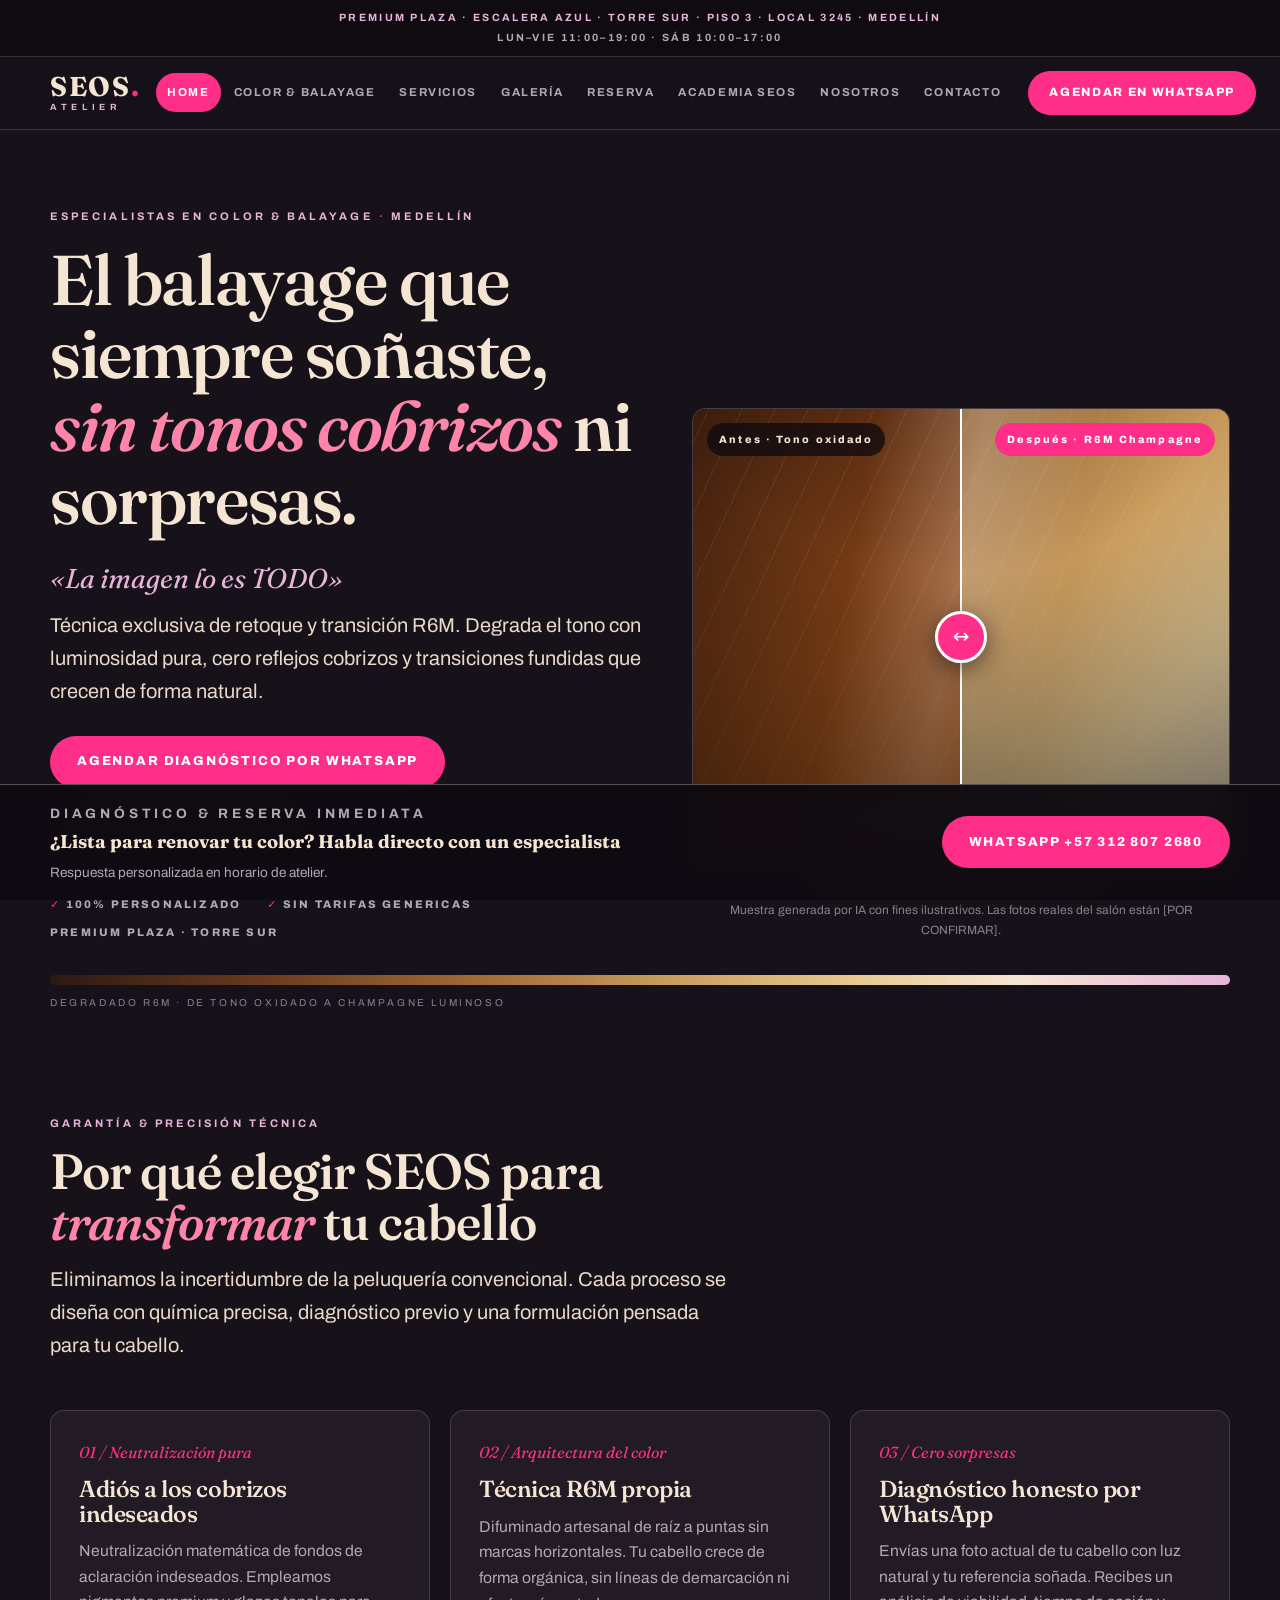
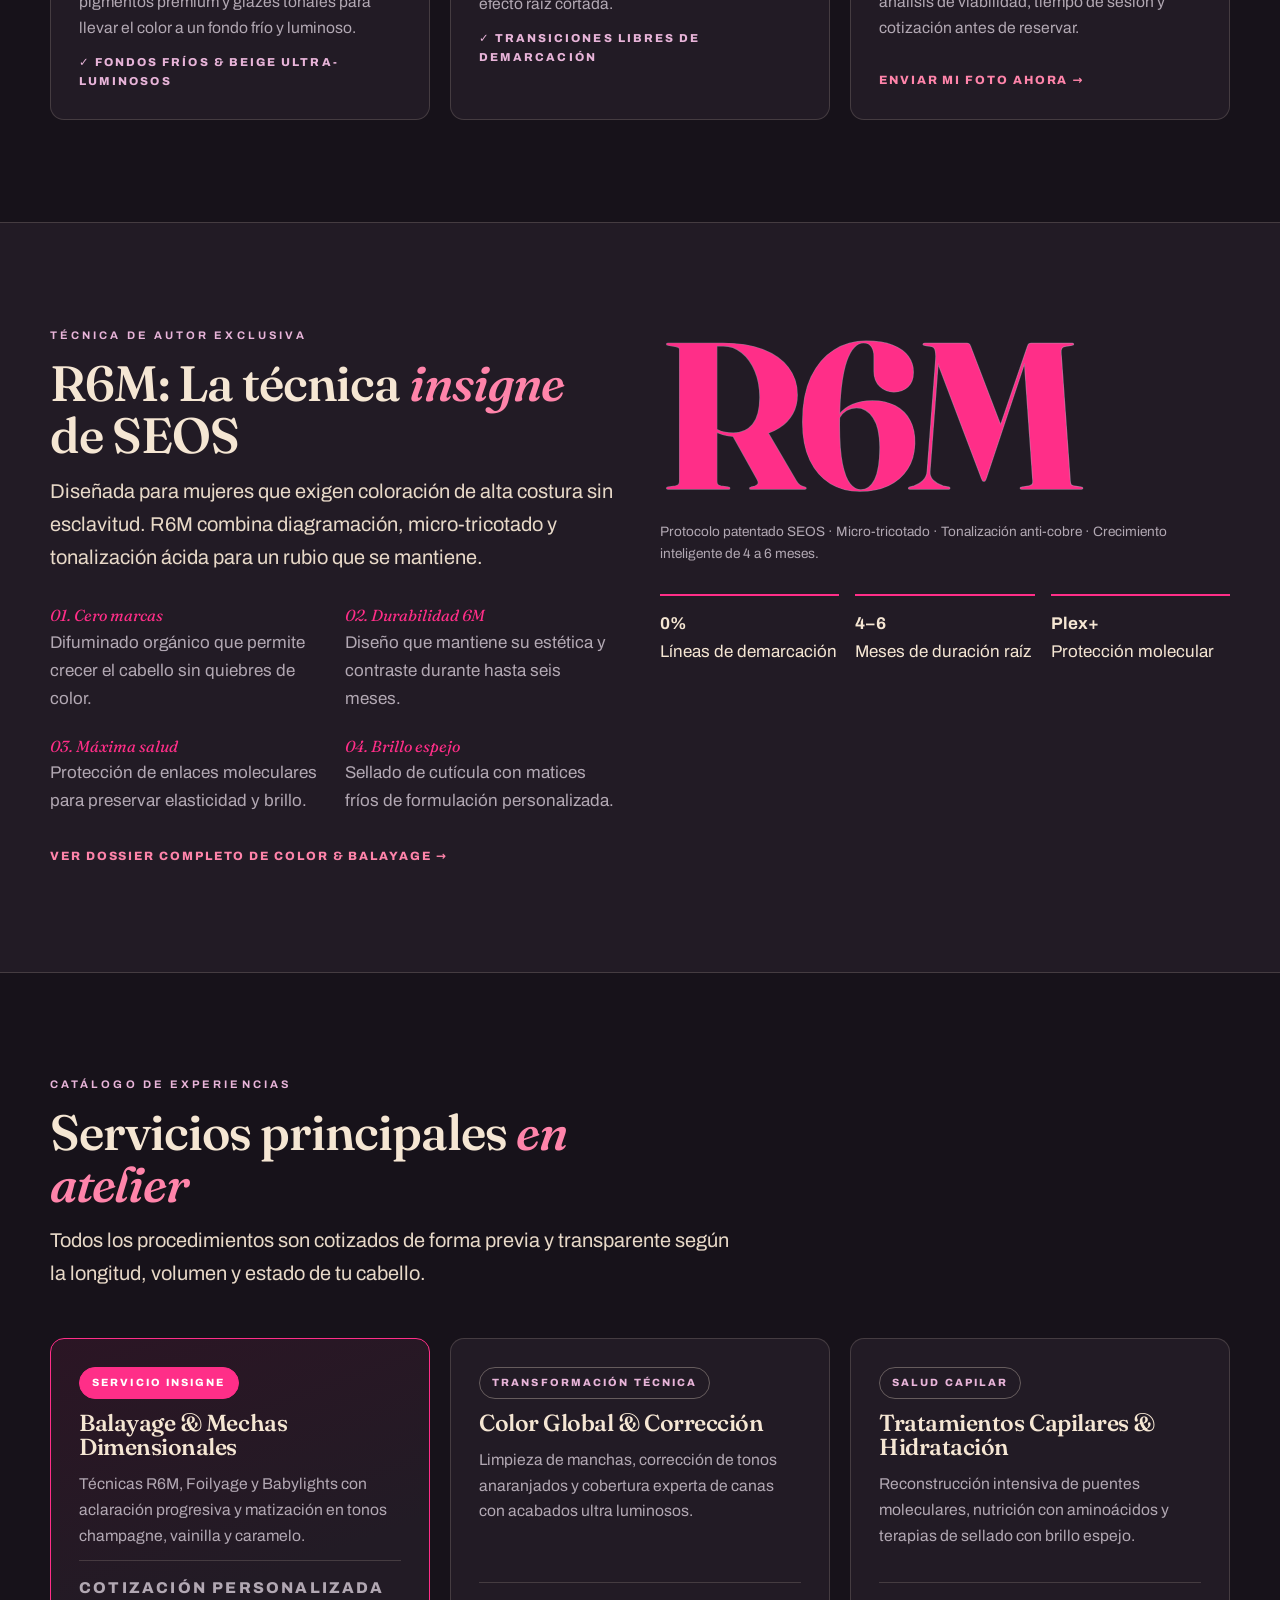
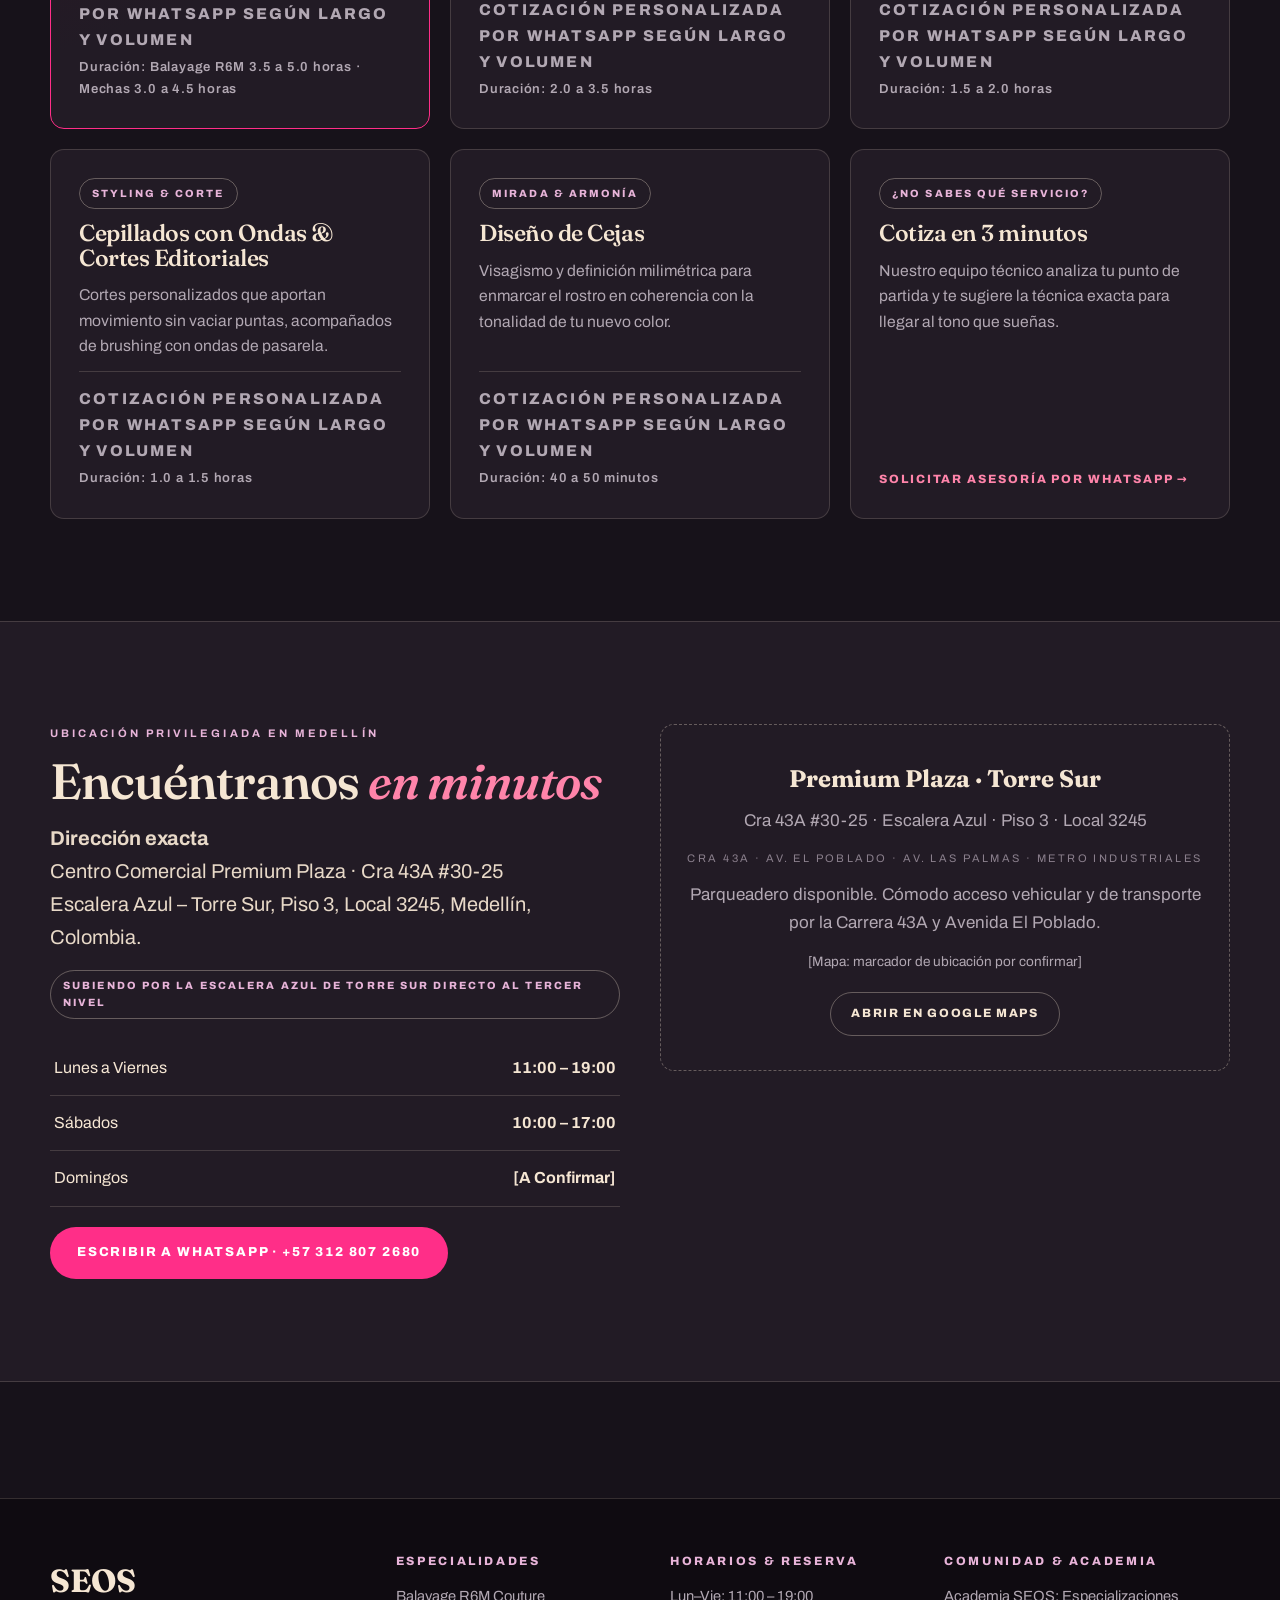
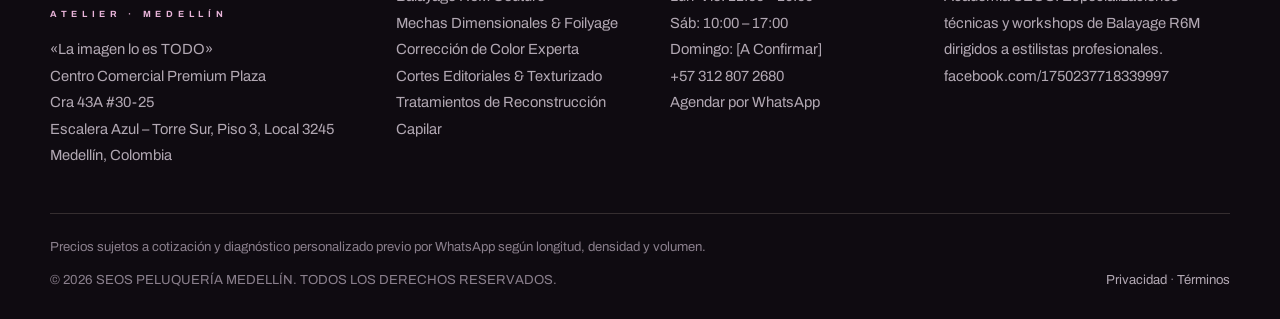
<file: index.html>
<!DOCTYPE html>
<html lang="es-CO">
<head>
<meta charset="utf-8">
<meta name="viewport" content="width=device-width, initial-scale=1">
<title>SEOS Peluquería — Balayage R6M en Medellín | Premium Plaza</title>
<meta name="description" content="Balayage R6M en Medellín: color sin tonos cobrizos, transiciones fundidas y diagnóstico honesto por WhatsApp. Premium Plaza, Torre Sur, Piso 3, Local 3245.">
<meta property="og:title" content="SEOS Peluquería — Balayage R6M en Medellín | Premium Plaza">
<meta property="og:description" content="Balayage R6M en Medellín: color sin tonos cobrizos, transiciones fundidas y diagnóstico honesto por WhatsApp. Premium Plaza, Torre Sur, Piso 3, Local 3245.">
<meta property="og:type" content="website">
<link rel="stylesheet" href="assets/css/style.css">
<link rel="icon" href="data:image/svg+xml,%3Csvg xmlns='http://www.w3.org/2000/svg' viewBox='0 0 64 64'%3E%3Crect width='64' height='64' rx='12' fill='%2317121A'/%3E%3Ctext x='32' y='42' font-family='Georgia' font-size='28' fill='%23FF2E88' text-anchor='middle'%3ES%3C/text%3E%3C/svg%3E">
</head>
<body>
<div class="topbar"><b>Premium Plaza · Escalera Azul · Torre Sur · Piso 3 · Local 3245 · Medellín</b><br>Lun–Vie 11:00–19:00 · Sáb 10:00–17:00</div>
<header class="site-header"><div class="wrap header-in">
<a class="logo" href="index.html">SEOS<span class="accent">.</span><small>ATELIER</small></a>
<button class="nav-toggle" aria-expanded="false" aria-controls="mainNav">MENÚ ☰</button>
<nav class="main-nav" id="mainNav" aria-label="Navegación principal"><a href="index.html" class="active">Home</a><a href="color-babayage.html" class="">Color & Balayage</a><a href="servicios.html" class="">Servicios</a><a href="galeria.html" class="">Galería</a><a href="reserva.html" class="">Reserva</a><a href="academia.html" class="">Academia SEOS</a><a href="nosotros.html" class="">Nosotros</a><a href="contacto.html" class="">Contacto</a></nav>
<a class="btn btn-primary btn-sm header-cta" href="https://wa.me/573128072680" target="_blank" rel="noopener">Agendar en WhatsApp</a>
</div></header>
<main>

<section class="hero"><div class="wrap"><div class="hero-grid">
<div>
<p class="eyebrow">Especialistas en color &amp; balayage <span class="dot">·</span> Medellín</p>
<h1>El balayage que siempre soñaste, <em>sin tonos cobrizos</em> ni sorpresas.</h1>
<p class="hero-quote">«La imagen lo es TODO»</p>
<p class="lede">Técnica exclusiva de retoque y transición R6M. Degrada el tono con luminosidad pura, cero reflejos cobrizos y transiciones fundidas que crecen de forma natural.</p>
<div class="hero-ctas">
<a class="btn btn-primary" href="https://wa.me/573128072680" target="_blank" rel="noopener">Agendar diagnóstico por WhatsApp</a>
<a class="btn btn-ghost" href="color-babayage.html">Descubrir técnica R6M</a>
</div>
<div class="trust-strip"><span><b>✓</b> 100% personalizado</span><span><b>✓</b> Sin tarifas genéricas</span><span>Premium Plaza · Torre Sur</span></div>
</div>
<div>
<div class="ba" tabindex="0" role="slider" aria-label="Comparador antes y después: arrastra para comparar" aria-valuemin="0" aria-valuemax="100" aria-valuenow="50">
<div class="ba-img hair-antes"><span class="strand"></span><span class="sheen"></span><span class="ba-word">R6M Champagne</span></div>
<div class="ba-img ba-after hair-despues"><span class="strand"></span><span class="sheen"></span><span class="ba-word">R6M Champagne</span></div>
<span class="ba-tag before">Antes · Tono oxidado</span><span class="ba-tag after">Después · R6M Champagne</span>
<div class="ba-handle"><span class="ba-knob">↔</span></div></div>
<p class="ba-caption">Desliza para comparar el cambio</p>
<p class="ba-note">Muestra generada por IA con fines ilustrativos. Las fotos reales del salón están [POR CONFIRMAR].</p>
</div>
</div>
<div class="hair-strip" aria-hidden="true"></div>
<p class="hair-strip-label">Degradado R6M · De tono oxidado a champagne luminoso</p>
</div></section>

<section><div class="wrap">
<div class="section-head"><p class="eyebrow">Garantía &amp; precisión técnica</p>
<h2>Por qué elegir SEOS para <em>transformar</em> tu cabello</h2>
<p class="lede">Eliminamos la incertidumbre de la peluquería convencional. Cada proceso se diseña con química precisa, diagnóstico previo y una formulación pensada para tu cabello.</p></div>
<div class="grid g3">
<article class="card"><span class="num">01 / Neutralización pura</span><h3>Adiós a los cobrizos indeseados</h3>
<p>Neutralización matemática de fondos de aclaración indeseados. Empleamos pigmentos premium y glazes tonales para llevar el color a un fondo frío y luminoso.</p>
<span class="check">✓ Fondos fríos &amp; beige ultra-luminosos</span></article>
<article class="card"><span class="num">02 / Arquitectura del color</span><h3>Técnica R6M propia</h3>
<p>Difuminado artesanal de raíz a puntas sin marcas horizontales. Tu cabello crece de forma orgánica, sin líneas de demarcación ni efecto raíz cortada.</p>
<span class="check">✓ Transiciones libres de demarcación</span></article>
<article class="card"><span class="num">03 / Cero sorpresas</span><h3>Diagnóstico honesto por WhatsApp</h3>
<p>Envías una foto actual de tu cabello con luz natural y tu referencia soñada. Recibes un análisis de viabilidad, tiempo de sesión y cotización antes de reservar.</p>
<a class="link" href="https://wa.me/573128072680" target="_blank" rel="noopener">Enviar mi foto ahora →</a></article>
</div></div></section>

<section class="band"><div class="wrap"><div class="split">
<div>
<p class="eyebrow">Técnica de autor exclusiva</p>
<h2 style="margin:14px 0">R6M: La técnica <em>insigne</em> de SEOS</h2>
<p class="lede">Diseñada para mujeres que exigen coloración de alta costura sin esclavitud. R6M combina diagramación, micro-tricotado y tonalización ácida para un rubio que se mantiene.</p>
<div class="grid g2" style="margin-top:28px">
<div><p class="kicker-num">01. Cero marcas</p><p class="muted">Difuminado orgánico que permite crecer el cabello sin quiebres de color.</p></div>
<div><p class="kicker-num">02. Durabilidad 6M</p><p class="muted">Diseño que mantiene su estética y contraste durante hasta seis meses.</p></div>
<div><p class="kicker-num">03. Máxima salud</p><p class="muted">Protección de enlaces moleculares para preservar elasticidad y brillo.</p></div>
<div><p class="kicker-num">04. Brillo espejo</p><p class="muted">Sellado de cutícula con matices fríos de formulación personalizada.</p></div>
</div>
<p style="margin-top:26px"><a class="link" href="color-babayage.html" style="color:var(--magenta-soft);font-size:12px;font-weight:800;letter-spacing:.16em;text-transform:uppercase">Ver dossier completo de color &amp; balayage →</a></p>
</div>
<div><div class="big-mono" aria-hidden="true">R6M<span class="fill">R6M</span></div>
<p class="small" style="margin-top:18px">Protocolo patentado SEOS · Micro-tricotado · Tonalización anti-cobre · Crecimiento inteligente de 4 a 6 meses.</p>
<div class="stat-row"><div class="stat"><b>0%</b><span>Líneas de demarcación</span></div>
<div class="stat"><b>4–6</b><span>Meses de duración raíz</span></div>
<div class="stat"><b>Plex+</b><span>Protección molecular</span></div></div>
</div></div></div></section>

<section><div class="wrap">
<div class="section-head"><p class="eyebrow">Catálogo de experiencias</p>
<h2>Servicios principales <em>en atelier</em></h2>
<p class="lede">Todos los procedimientos son cotizados de forma previa y transparente según la longitud, volumen y estado de tu cabello.</p></div>
<div class="grid g3">
<article class="card featured"><span class="tag magenta">Servicio insigne</span><h3>Balayage &amp; Mechas Dimensionales</h3>
<p>Técnicas R6M, Foilyage y Babylights con aclaración progresiva y matización en tonos champagne, vainilla y caramelo.</p>
<p class="price-line">Cotización personalizada por WhatsApp según largo y volumen<small>Duración: Balayage R6M 3.5 a 5.0 horas · Mechas 3.0 a 4.5 horas</small></p></article>
<article class="card"><span class="tag">Transformación técnica</span><h3>Color Global &amp; Corrección</h3>
<p>Limpieza de manchas, corrección de tonos anaranjados y cobertura experta de canas con acabados ultra luminosos.</p>
<p class="price-line">Cotización personalizada por WhatsApp según largo y volumen<small>Duración: 2.0 a 3.5 horas</small></p></article>
<article class="card"><span class="tag">Salud capilar</span><h3>Tratamientos Capilares &amp; Hidratación</h3>
<p>Reconstrucción intensiva de puentes moleculares, nutrición con aminoácidos y terapias de sellado con brillo espejo.</p>
<p class="price-line">Cotización personalizada por WhatsApp según largo y volumen<small>Duración: 1.5 a 2.0 horas</small></p></article>
<article class="card"><span class="tag">Styling &amp; corte</span><h3>Cepillados con Ondas &amp; Cortes Editoriales</h3>
<p>Cortes personalizados que aportan movimiento sin vaciar puntas, acompañados de brushing con ondas de pasarela.</p>
<p class="price-line">Cotización personalizada por WhatsApp según largo y volumen<small>Duración: 1.0 a 1.5 horas</small></p></article>
<article class="card"><span class="tag">Mirada &amp; armonía</span><h3>Diseño de Cejas</h3>
<p>Visagismo y definición milimétrica para enmarcar el rostro en coherencia con la tonalidad de tu nuevo color.</p>
<p class="price-line">Cotización personalizada por WhatsApp según largo y volumen<small>Duración: 40 a 50 minutos</small></p></article>
<article class="card"><span class="tag">¿No sabes qué servicio?</span><h3>Cotiza en 3 minutos</h3>
<p>Nuestro equipo técnico analiza tu punto de partida y te sugiere la técnica exacta para llegar al tono que sueñas.</p>
<a class="link" href="https://wa.me/573128072680" target="_blank" rel="noopener">Solicitar asesoría por WhatsApp →</a></article>
</div></div></section>

<section class="band"><div class="wrap"><div class="split">
<div>
<p class="eyebrow">Ubicación privilegiada en Medellín</p>
<h2 style="margin:14px 0">Encuéntranos <em>en minutos</em></h2>
<p class="lede"><strong>Dirección exacta</strong><br>Centro Comercial Premium Plaza · Cra 43A #30-25<br>Escalera Azul – Torre Sur, Piso 3, Local 3245, Medellín, Colombia.</p>
<p style="margin-top:16px"><span class="tag">Subiendo por la Escalera Azul de Torre Sur directo al tercer nivel</span></p>
<table class="hours-table" style="margin-top:22px">
<tr><td>Lunes a Viernes</td><td>11:00 – 19:00</td></tr>
<tr><td>Sábados</td><td>10:00 – 17:00</td></tr>
<tr><td>Domingos</td><td>[A Confirmar]</td></tr>
</table>
<p style="margin-top:20px"><a class="btn btn-primary" href="https://wa.me/573128072680" target="_blank" rel="noopener">Escribir a WhatsApp · +57 312 807 2680</a></p>
</div>
<div><div class="map-ph"><b>Premium Plaza · Torre Sur</b>
<p>Cra 43A #30-25 · Escalera Azul · Piso 3 · Local 3245</p>
<p class="streets">Cra 43A · Av. El Poblado · Av. Las Palmas · Metro Industriales</p>
<p>Parqueadero disponible. Cómodo acceso vehicular y de transporte por la Carrera 43A y Avenida El Poblado.</p>
<p class="small" style="margin-top:14px">[Mapa: marcador de ubicación por confirmar]</p>
<p style="margin-top:18px"><a class="btn btn-ghost btn-sm" href="https://www.google.com/maps/search/?api=1&amp;query=Centro+Comercial+Premium+Plaza+Medell%C3%ADn+Cra+43A+30-25" target="_blank" rel="noopener">Abrir en Google Maps</a></p>
</div></div>
</div></div></section>

</main>
<div class="sticky-bar"><div class="wrap sticky-in">
<div class="txt"><span class="eyebrow">Diagnóstico &amp; reserva inmediata</span><b>¿Lista para renovar tu color? Habla directo con un especialista</b><span>Respuesta personalizada en horario de atelier.</span></div>
<a class="btn btn-primary" href="https://wa.me/573128072680" target="_blank" rel="noopener">WhatsApp +57 312 807 2680</a>
</div></div>
<footer class="site-footer"><div class="wrap">
<div class="foot-grid">
<div><div class="foot-logo">SEOS<small>ATELIER · MEDELLÍN</small></div>
<p style="margin-top:14px">«La imagen lo es TODO»</p>
<p>Centro Comercial Premium Plaza<br>Cra 43A #30-25<br>Escalera Azul – Torre Sur, Piso 3, Local 3245<br>Medellín, Colombia</p></div>
<div><h4>Especialidades</h4><ul>
<li>Balayage R6M Couture</li><li>Mechas Dimensionales &amp; Foilyage</li><li>Corrección de Color Experta</li>
<li>Cortes Editoriales &amp; Texturizado</li><li>Tratamientos de Reconstrucción Capilar</li></ul></div>
<div><h4>Horarios &amp; Reserva</h4><ul>
<li>Lun–Vie: 11:00 – 19:00</li><li>Sáb: 10:00 – 17:00</li><li>Domingo: [A Confirmar]</li>
<li><a href="https://wa.me/573128072680" target="_blank" rel="noopener">+57 312 807 2680</a></li>
<li><a href="https://wa.me/573128072680" target="_blank" rel="noopener">Agendar por WhatsApp</a></li></ul></div>
<div><h4>Comunidad &amp; Academia</h4>
<p>Academia SEOS: Especializaciones técnicas y workshops de Balayage R6M dirigidos a estilistas profesionales.</p>
<p><a href="https://www.facebook.com/1750237718339997" target="_blank" rel="noopener">facebook.com/1750237718339997</a></p></div>
</div>
<div class="foot-bottom">
<span>Precios sujetos a cotización y diagnóstico personalizado previo por WhatsApp según longitud, densidad y volumen.</span>
<span>© 2026 SEOS PELUQUERÍA MEDELLÍN. TODOS LOS DERECHOS RESERVADOS.</span>
<span><a href="privacidad.html">Privacidad</a> · <a href="terminos.html">Términos</a></span>
</div></div></footer>
<script src="assets/js/main.js"></script>
</body>
</html>
</file>
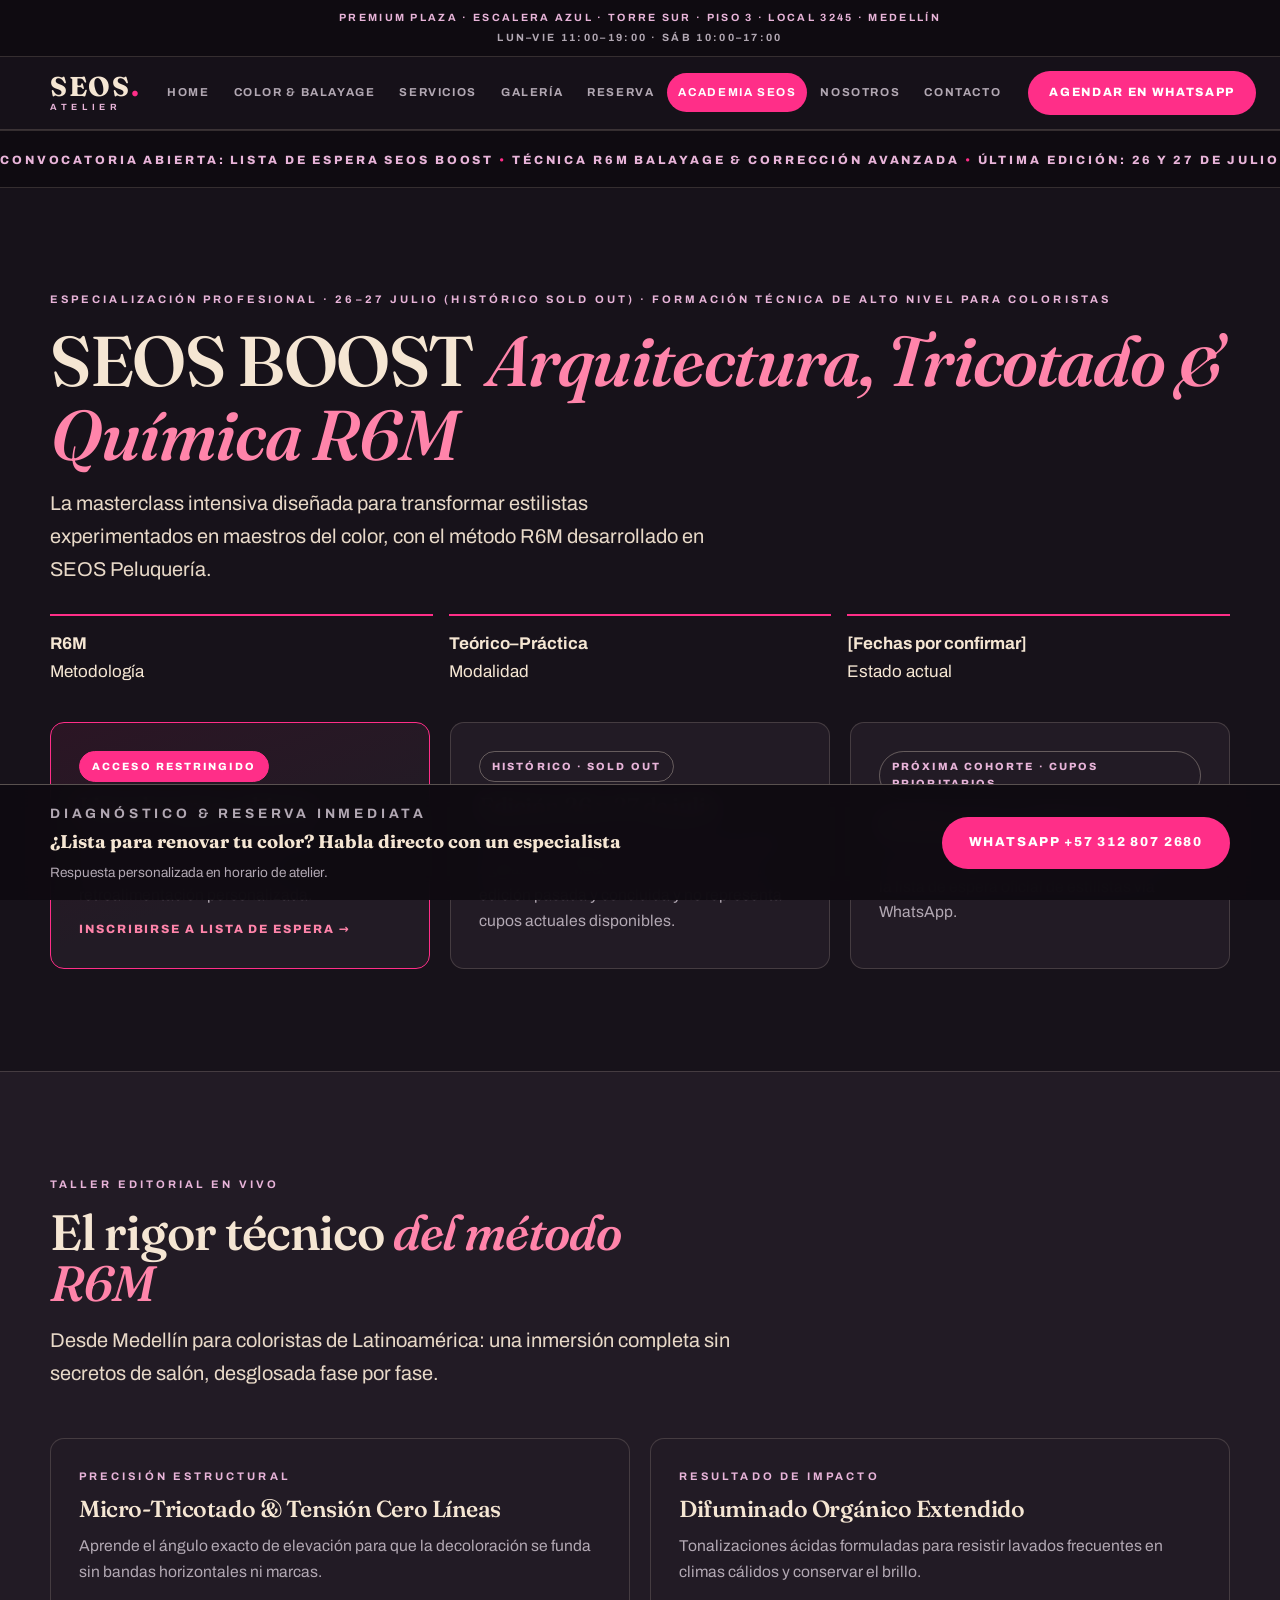
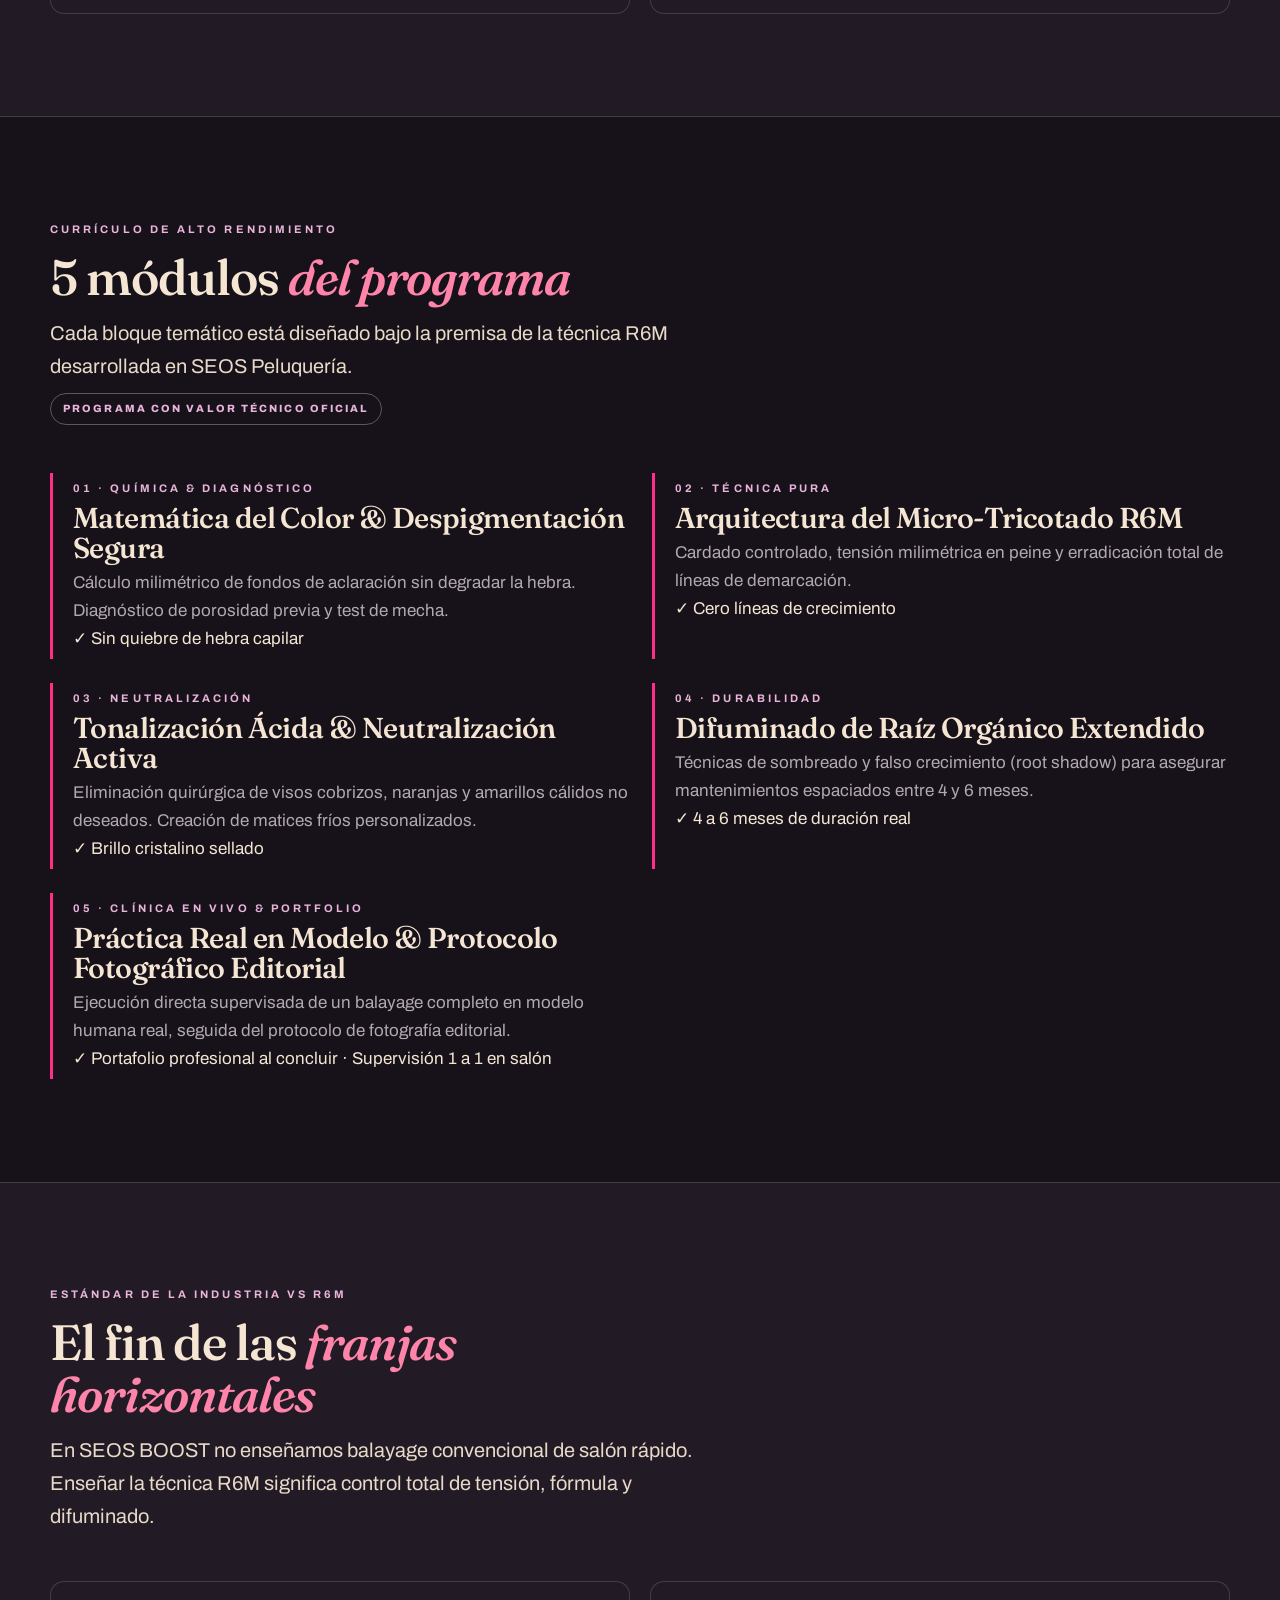
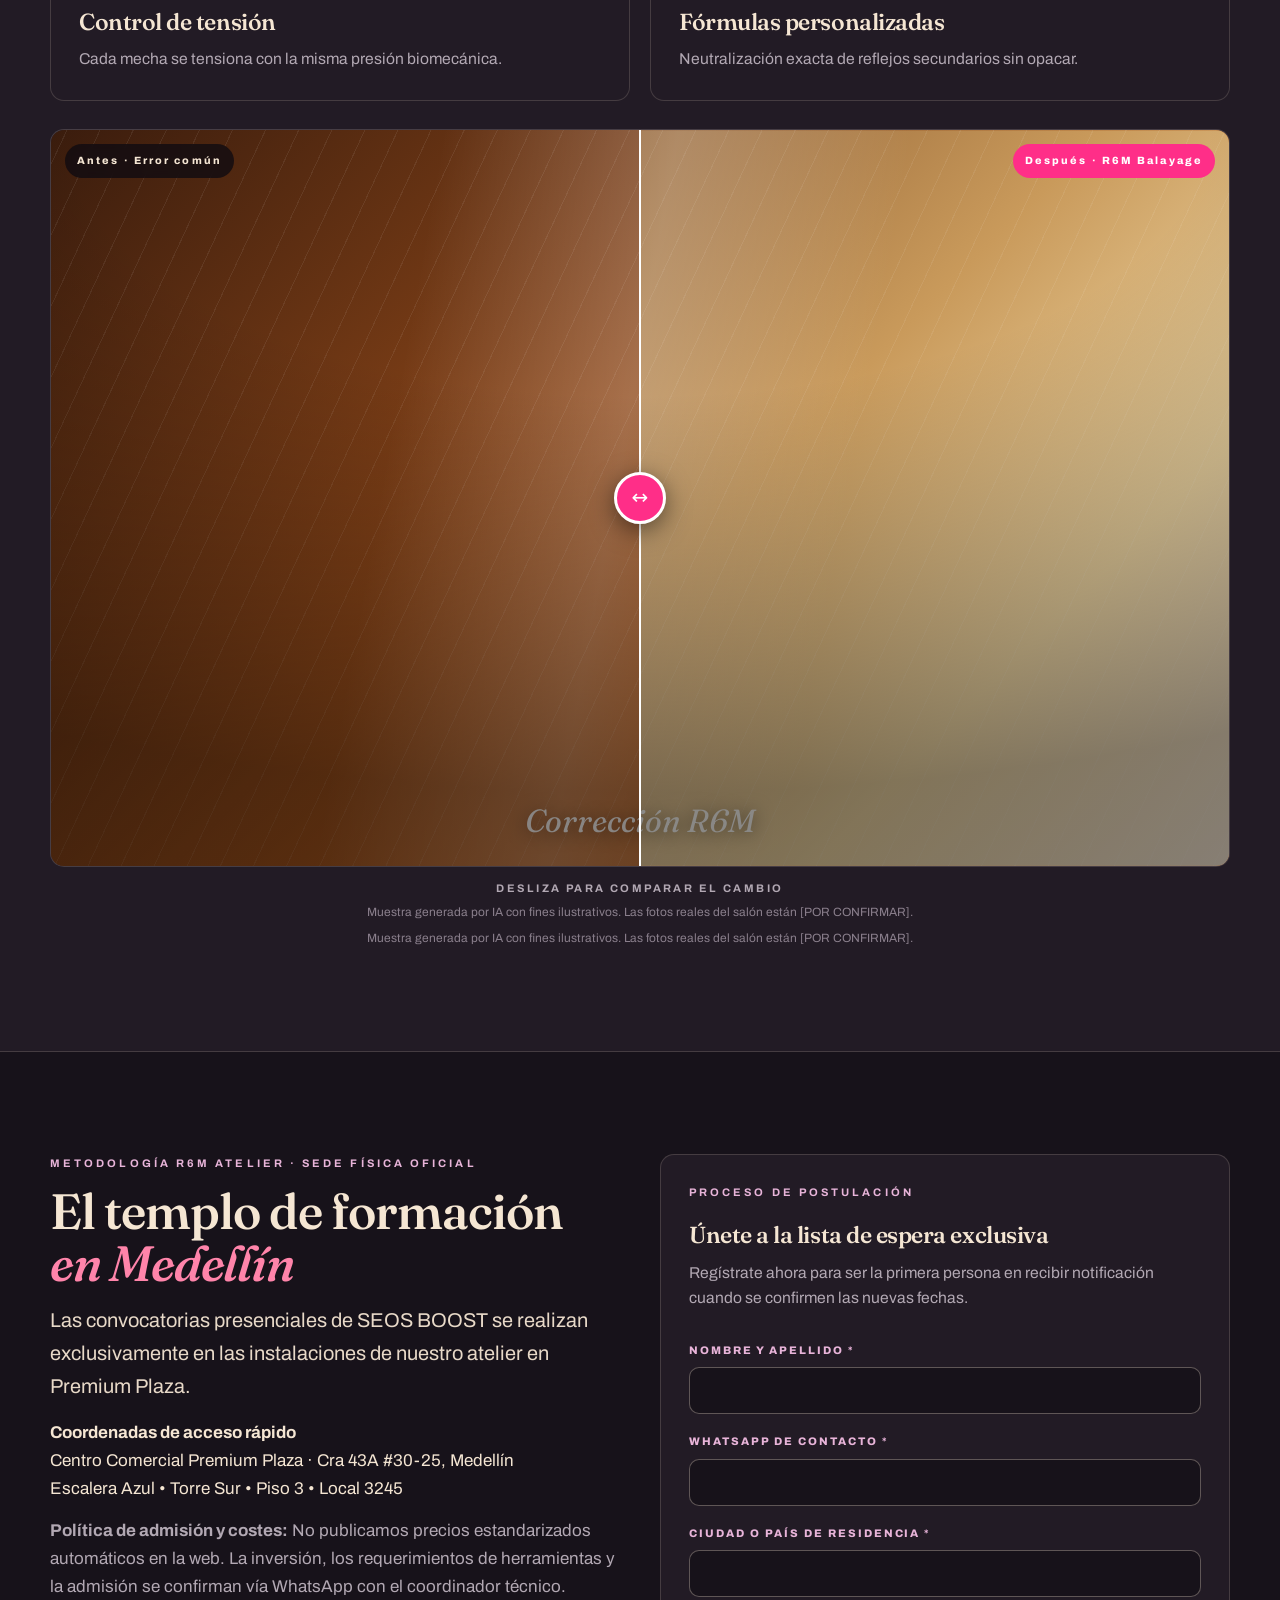
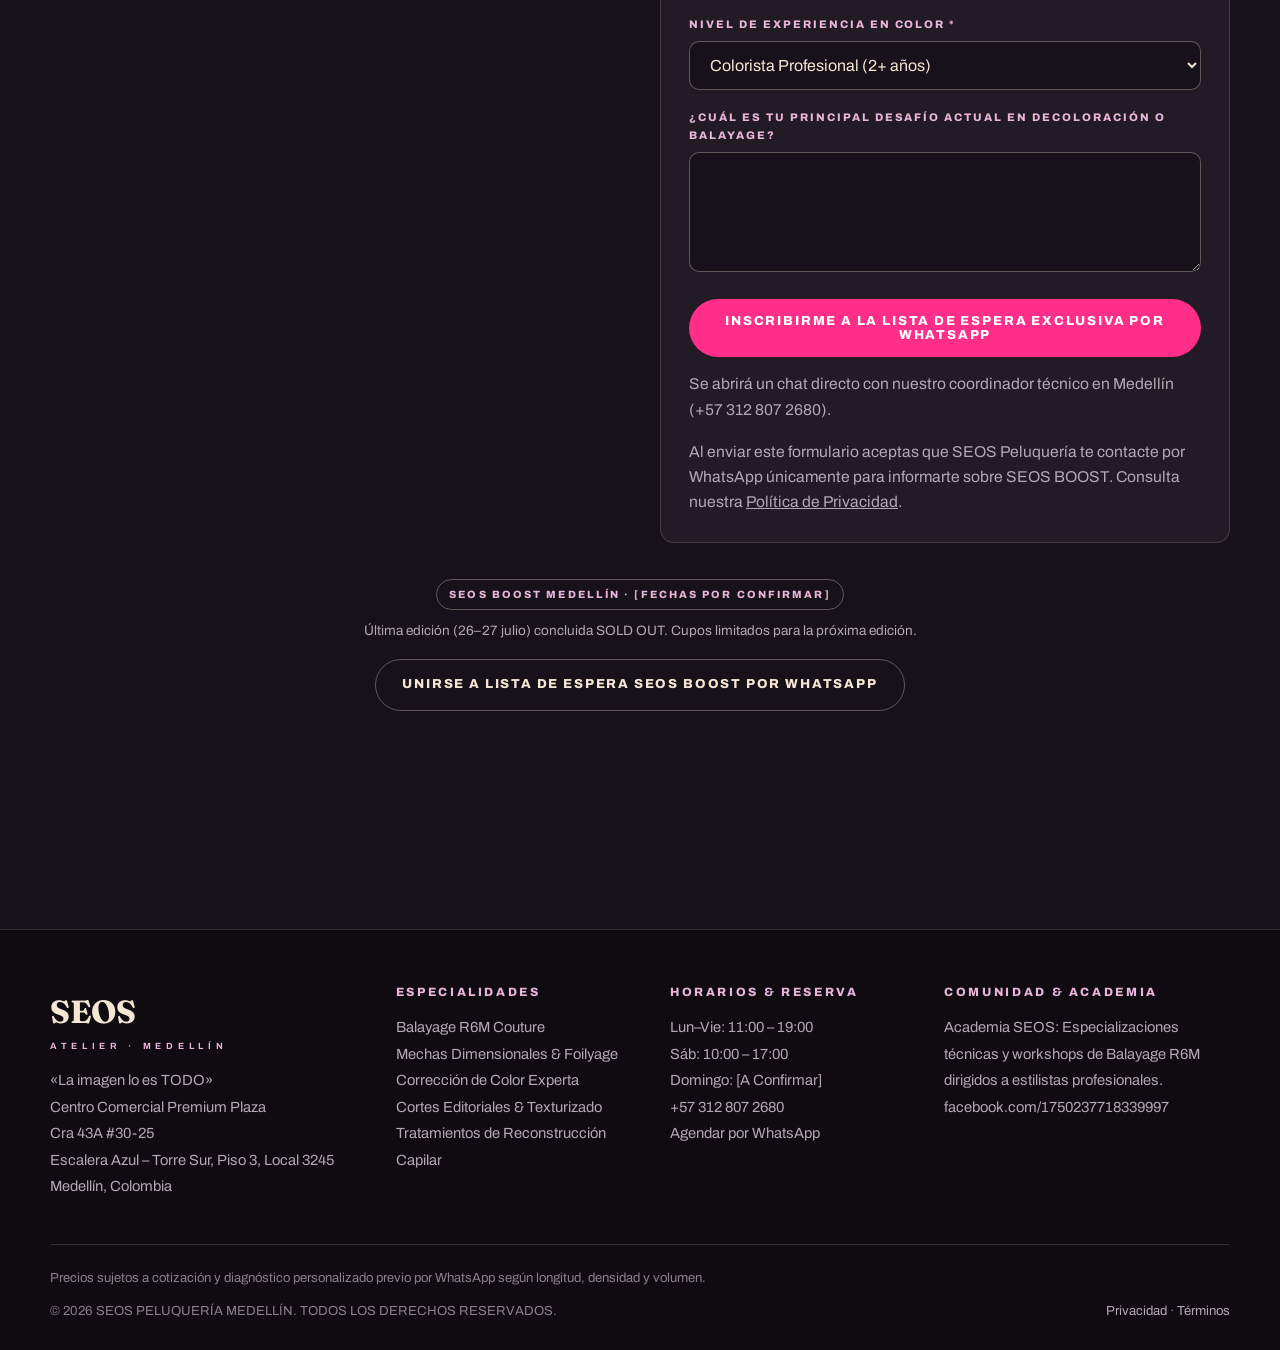
<file: academia.html>
<!DOCTYPE html>
<html lang="es-CO">
<head>
<meta charset="utf-8">
<meta name="viewport" content="width=device-width, initial-scale=1">
<title>SEOS Peluquería — Academia SEOS BOOST & Formación R6M | Medellín</title>
<meta name="description" content="SEOS BOOST: formación técnica en R6M para coloristas y estilistas. 5 módulos, práctica en modelo real. Lista de espera abierta, fechas por confirmar.">
<meta property="og:title" content="SEOS Peluquería — Academia SEOS BOOST & Formación R6M | Medellín">
<meta property="og:description" content="SEOS BOOST: formación técnica en R6M para coloristas y estilistas. 5 módulos, práctica en modelo real. Lista de espera abierta, fechas por confirmar.">
<meta property="og:type" content="website">
<link rel="stylesheet" href="assets/css/style.css">
<link rel="icon" href="data:image/svg+xml,%3Csvg xmlns='http://www.w3.org/2000/svg' viewBox='0 0 64 64'%3E%3Crect width='64' height='64' rx='12' fill='%2317121A'/%3E%3Ctext x='32' y='42' font-family='Georgia' font-size='28' fill='%23FF2E88' text-anchor='middle'%3ES%3C/text%3E%3C/svg%3E">
</head>
<body>
<div class="topbar"><b>Premium Plaza · Escalera Azul · Torre Sur · Piso 3 · Local 3245 · Medellín</b><br>Lun–Vie 11:00–19:00 · Sáb 10:00–17:00</div>
<header class="site-header"><div class="wrap header-in">
<a class="logo" href="index.html">SEOS<span class="accent">.</span><small>ATELIER</small></a>
<button class="nav-toggle" aria-expanded="false" aria-controls="mainNav">MENÚ ☰</button>
<nav class="main-nav" id="mainNav" aria-label="Navegación principal"><a href="index.html" class="">Home</a><a href="color-babayage.html" class="">Color & Balayage</a><a href="servicios.html" class="">Servicios</a><a href="galeria.html" class="">Galería</a><a href="reserva.html" class="">Reserva</a><a href="academia.html" class="active">Academia SEOS</a><a href="nosotros.html" class="">Nosotros</a><a href="contacto.html" class="">Contacto</a></nav>
<a class="btn btn-primary btn-sm header-cta" href="https://wa.me/573128072680" target="_blank" rel="noopener">Agendar en WhatsApp</a>
</div></header>
<main>

<div class="marquee" aria-hidden="true"><span class="marquee-in">Convocatoria abierta: lista de espera SEOS BOOST <b>•</b> Técnica R6M balayage &amp; corrección avanzada <b>•</b> Última edición: 26 y 27 de julio (edición pasada y concluida — sold out) <b>•</b> Nueva fecha: [Fechas por confirmar] <b>•</b> Sede Medellín: Premium Plaza Local 3245 <b>•</b> Convocatoria abierta: lista de espera SEOS BOOST <b>•</b> Técnica R6M balayage &amp; corrección avanzada <b>•</b> Última edición: 26 y 27 de julio (edición pasada y concluida — sold out) <b>•</b> Nueva fecha: [Fechas por confirmar] <b>•</b> Sede Medellín: Premium Plaza Local 3245 <b>•</b></span></div>
<section><div class="wrap">
<p class="eyebrow">Especialización profesional · 26–27 julio (histórico sold out) · Formación técnica de alto nivel para coloristas</p>
<h1 style="margin:16px 0">SEOS BOOST <em>Arquitectura, Tricotado &amp; Química R6M</em></h1>
<p class="lede">La masterclass intensiva diseñada para transformar estilistas experimentados en maestros del color, con el método R6M desarrollado en SEOS Peluquería.</p>
<div class="stat-row"><div class="stat"><b>R6M</b><span>Metodología</span></div>
<div class="stat"><b>Teórico–Práctica</b><span>Modalidad</span></div>
<div class="stat"><b>[Fechas por confirmar]</b><span>Estado actual</span></div></div>
<div class="grid g3" style="margin-top:36px">
<article class="card featured"><span class="tag magenta">Acceso restringido</span><h3>Lista de espera abierta</h3>
<p>Cupos estrictamente limitados por convocatoria para garantizar retroalimentación personalizada.</p>
<a class="link" href="#postulacion">Inscribirse a lista de espera →</a></article>
<article class="card"><span class="tag">Histórico · Sold out</span><h3>Edición 26 y 27 de julio</h3>
<p>Esta convocatoria fue celebrada con cupos agotados en Medellín. Esta fecha es una edición pasada y concluida y no representa cupos actuales disponibles.</p></article>
<article class="card"><span class="tag">Próxima cohorte · Cupos prioritarios</span><h3>[Fechas por confirmar]</h3>
<p>La nueva programación se revelará primero a la lista de espera oficial de estilistas vía WhatsApp.</p></article>
</div></div></section>

<section class="band"><div class="wrap">
<div class="section-head"><p class="eyebrow">Taller editorial en vivo</p>
<h2>El rigor técnico <em>del método R6M</em></h2>
<p class="lede">Desde Medellín para coloristas de Latinoamérica: una inmersión completa sin secretos de salón, desglosada fase por fase.</p></div>
<div class="grid g2">
<article class="card"><span class="eyebrow">Precisión estructural</span><h3>Micro-Tricotado &amp; Tensión Cero Líneas</h3>
<p>Aprende el ángulo exacto de elevación para que la decoloración se funda sin bandas horizontales ni marcas.</p></article>
<article class="card"><span class="eyebrow">Resultado de impacto</span><h3>Difuminado Orgánico Extendido</h3>
<p>Tonalizaciones ácidas formuladas para resistir lavados frecuentes en climas cálidos y conservar el brillo.</p></article>
</div></div></section>

<section><div class="wrap">
<div class="section-head"><p class="eyebrow">Currículo de alto rendimiento</p>
<h2>5 módulos <em>del programa</em></h2>
<p class="lede">Cada bloque temático está diseñado bajo la premisa de la técnica R6M desarrollada en SEOS Peluquería.</p>
<p style="margin-top:10px"><span class="tag">Programa con valor técnico oficial</span></p></div>
<div class="grid g2" style="gap:24px">
<div class="module"><p class="eyebrow">01 · Química &amp; diagnóstico</p><h3>Matemática del Color &amp; Despigmentación Segura</h3>
<p class="muted">Cálculo milimétrico de fondos de aclaración sin degradar la hebra. Diagnóstico de porosidad previa y test de mecha.</p>
<p class="check">✓ Sin quiebre de hebra capilar</p></div>
<div class="module"><p class="eyebrow">02 · Técnica pura</p><h3>Arquitectura del Micro-Tricotado R6M</h3>
<p class="muted">Cardado controlado, tensión milimétrica en peine y erradicación total de líneas de demarcación.</p>
<p class="check">✓ Cero líneas de crecimiento</p></div>
<div class="module"><p class="eyebrow">03 · Neutralización</p><h3>Tonalización Ácida &amp; Neutralización Activa</h3>
<p class="muted">Eliminación quirúrgica de visos cobrizos, naranjas y amarillos cálidos no deseados. Creación de matices fríos personalizados.</p>
<p class="check">✓ Brillo cristalino sellado</p></div>
<div class="module"><p class="eyebrow">04 · Durabilidad</p><h3>Difuminado de Raíz Orgánico Extendido</h3>
<p class="muted">Técnicas de sombreado y falso crecimiento (root shadow) para asegurar mantenimientos espaciados entre 4 y 6 meses.</p>
<p class="check">✓ 4 a 6 meses de duración real</p></div>
<div class="module"><p class="eyebrow">05 · Clínica en vivo &amp; portfolio</p><h3>Práctica Real en Modelo &amp; Protocolo Fotográfico Editorial</h3>
<p class="muted">Ejecución directa supervisada de un balayage completo en modelo humana real, seguida del protocolo de fotografía editorial.</p>
<p class="check">✓ Portafolio profesional al concluir · Supervisión 1 a 1 en salón</p></div>
</div></div></section>

<section class="band"><div class="wrap">
<div class="section-head"><p class="eyebrow">Estándar de la industria vs R6M</p>
<h2>El fin de las <em>franjas horizontales</em></h2>
<p class="lede">En SEOS BOOST no enseñamos balayage convencional de salón rápido. Enseñar la técnica R6M significa control total de tensión, fórmula y difuminado.</p></div>
<div class="grid g2">
<article class="card"><h3>Control de tensión</h3><p>Cada mecha se tensiona con la misma presión biomecánica.</p></article>
<article class="card"><h3>Fórmulas personalizadas</h3><p>Neutralización exacta de reflejos secundarios sin opacar.</p></article>
</div>
<div style="margin-top:28px">
<div class="ba wide" tabindex="0" role="slider" aria-label="Comparador antes y después: arrastra para comparar" aria-valuemin="0" aria-valuemax="100" aria-valuenow="50">
<div class="ba-img hair-antes"><span class="strand"></span><span class="sheen"></span><span class="ba-word">Corrección R6M</span></div>
<div class="ba-img ba-after hair-despues"><span class="strand"></span><span class="sheen"></span><span class="ba-word">Corrección R6M</span></div>
<span class="ba-tag before">Antes · Error común</span><span class="ba-tag after">Después · R6M Balayage</span>
<div class="ba-handle"><span class="ba-knob">↔</span></div></div>
<p class="ba-caption">Desliza para comparar el cambio</p>
<p class="ba-note">Muestra generada por IA con fines ilustrativos. Las fotos reales del salón están [POR CONFIRMAR].</p>
<p class="ba-note">Muestra generada por IA con fines ilustrativos. Las fotos reales del salón están [POR CONFIRMAR].</p>
</div></div></section>

<section><div class="wrap"><div class="split">
<div>
<p class="eyebrow">Metodología R6M Atelier · Sede física oficial</p>
<h2 style="margin:14px 0">El templo de formación <em>en Medellín</em></h2>
<p class="lede">Las convocatorias presenciales de SEOS BOOST se realizan exclusivamente en las instalaciones de nuestro atelier en Premium Plaza.</p>
<p style="margin-top:16px"><strong>Coordenadas de acceso rápido</strong><br>Centro Comercial Premium Plaza · Cra 43A #30-25, Medellín<br>Escalera Azul • Torre Sur • Piso 3 • Local 3245</p>
<p class="muted" style="margin-top:14px"><strong>Política de admisión y costes:</strong> No publicamos precios estandarizados automáticos en la web. La inversión, los requerimientos de herramientas y la admisión se confirman vía WhatsApp con el coordinador técnico.</p>
</div>
<div class="card" id="postulacion"><span class="eyebrow">Proceso de postulación</span>
<h3 style="margin-top:10px">Únete a la lista de espera exclusiva</h3>
<p>Regístrate ahora para ser la primera persona en recibir notificación cuando se confirmen las nuevas fechas.</p>
<form novalidate data-wa-form data-intro="Hola SEOS Peluquería, quiero unirme a la lista de espera de SEOS BOOST." style="margin-top:18px">
<div class="form-grid">
<div class="field"><label for="ac-nombre">Nombre y apellido *</label><input id="ac-nombre" name="nombre" required autocomplete="name" data-msg="Nombre"><span class="err">Este campo es obligatorio.</span></div>
<div class="field"><label for="ac-wa">WhatsApp de contacto *</label><input id="ac-wa" name="whatsapp" type="tel" required autocomplete="tel" data-msg="WhatsApp"><span class="err">Este campo es obligatorio.</span></div>
<div class="field"><label for="ac-ciudad">Ciudad o país de residencia *</label><input id="ac-ciudad" name="ciudad" required autocomplete="address-level2" data-msg="Ciudad / País"><span class="err">Este campo es obligatorio.</span></div>
<div class="field"><label for="ac-nivel">Nivel de experiencia en color *</label>
<select id="ac-nivel" name="nivel" required data-msg="Nivel de experiencia">
<option>Colorista Profesional (2+ años)</option><option>Estilista Integral en Salón</option>
<option>Especialista Balayage en perfeccionamiento</option><option>Dueño / Director de Salón</option>
</select><span class="err">Este campo es obligatorio.</span></div>
<div class="field" style="grid-column:1/-1"><label for="ac-desafio">¿Cuál es tu principal desafío actual en decoloración o balayage?</label>
<textarea id="ac-desafio" name="desafio" data-msg="Desafío actual"></textarea></div>
</div>
<p style="margin-top:18px"><button type="submit" class="btn btn-primary btn-block">Inscribirme a la lista de espera exclusiva por WhatsApp</button></p>
<p class="form-note">Se abrirá un chat directo con nuestro coordinador técnico en Medellín (+57 312 807 2680).</p>
<p class="consent">Al enviar este formulario aceptas que SEOS Peluquería te contacte por WhatsApp únicamente para informarte sobre SEOS BOOST. Consulta nuestra <a href="privacidad.html" style="text-decoration:underline">Política de Privacidad</a>.</p>
</form></div>
</div>
<p style="text-align:center;margin-top:36px"><span class="tag">SEOS BOOST Medellín · [Fechas por confirmar]</span></p>
<p class="small" style="text-align:center;margin-top:10px">Última edición (26–27 julio) concluida SOLD OUT. Cupos limitados para la próxima edición.</p>
<p style="text-align:center;margin-top:16px"><a class="btn btn-ghost" href="https://wa.me/573128072680" target="_blank" rel="noopener">Unirse a lista de espera SEOS BOOST por WhatsApp</a></p>
</div></section>

</main>
<div class="sticky-bar"><div class="wrap sticky-in">
<div class="txt"><span class="eyebrow">Diagnóstico &amp; reserva inmediata</span><b>¿Lista para renovar tu color? Habla directo con un especialista</b><span>Respuesta personalizada en horario de atelier.</span></div>
<a class="btn btn-primary" href="https://wa.me/573128072680" target="_blank" rel="noopener">WhatsApp +57 312 807 2680</a>
</div></div>
<footer class="site-footer"><div class="wrap">
<div class="foot-grid">
<div><div class="foot-logo">SEOS<small>ATELIER · MEDELLÍN</small></div>
<p style="margin-top:14px">«La imagen lo es TODO»</p>
<p>Centro Comercial Premium Plaza<br>Cra 43A #30-25<br>Escalera Azul – Torre Sur, Piso 3, Local 3245<br>Medellín, Colombia</p></div>
<div><h4>Especialidades</h4><ul>
<li>Balayage R6M Couture</li><li>Mechas Dimensionales &amp; Foilyage</li><li>Corrección de Color Experta</li>
<li>Cortes Editoriales &amp; Texturizado</li><li>Tratamientos de Reconstrucción Capilar</li></ul></div>
<div><h4>Horarios &amp; Reserva</h4><ul>
<li>Lun–Vie: 11:00 – 19:00</li><li>Sáb: 10:00 – 17:00</li><li>Domingo: [A Confirmar]</li>
<li><a href="https://wa.me/573128072680" target="_blank" rel="noopener">+57 312 807 2680</a></li>
<li><a href="https://wa.me/573128072680" target="_blank" rel="noopener">Agendar por WhatsApp</a></li></ul></div>
<div><h4>Comunidad &amp; Academia</h4>
<p>Academia SEOS: Especializaciones técnicas y workshops de Balayage R6M dirigidos a estilistas profesionales.</p>
<p><a href="https://www.facebook.com/1750237718339997" target="_blank" rel="noopener">facebook.com/1750237718339997</a></p></div>
</div>
<div class="foot-bottom">
<span>Precios sujetos a cotización y diagnóstico personalizado previo por WhatsApp según longitud, densidad y volumen.</span>
<span>© 2026 SEOS PELUQUERÍA MEDELLÍN. TODOS LOS DERECHOS RESERVADOS.</span>
<span><a href="privacidad.html">Privacidad</a> · <a href="terminos.html">Términos</a></span>
</div></div></footer>
<script src="assets/js/main.js"></script>
</body>
</html>
</file>
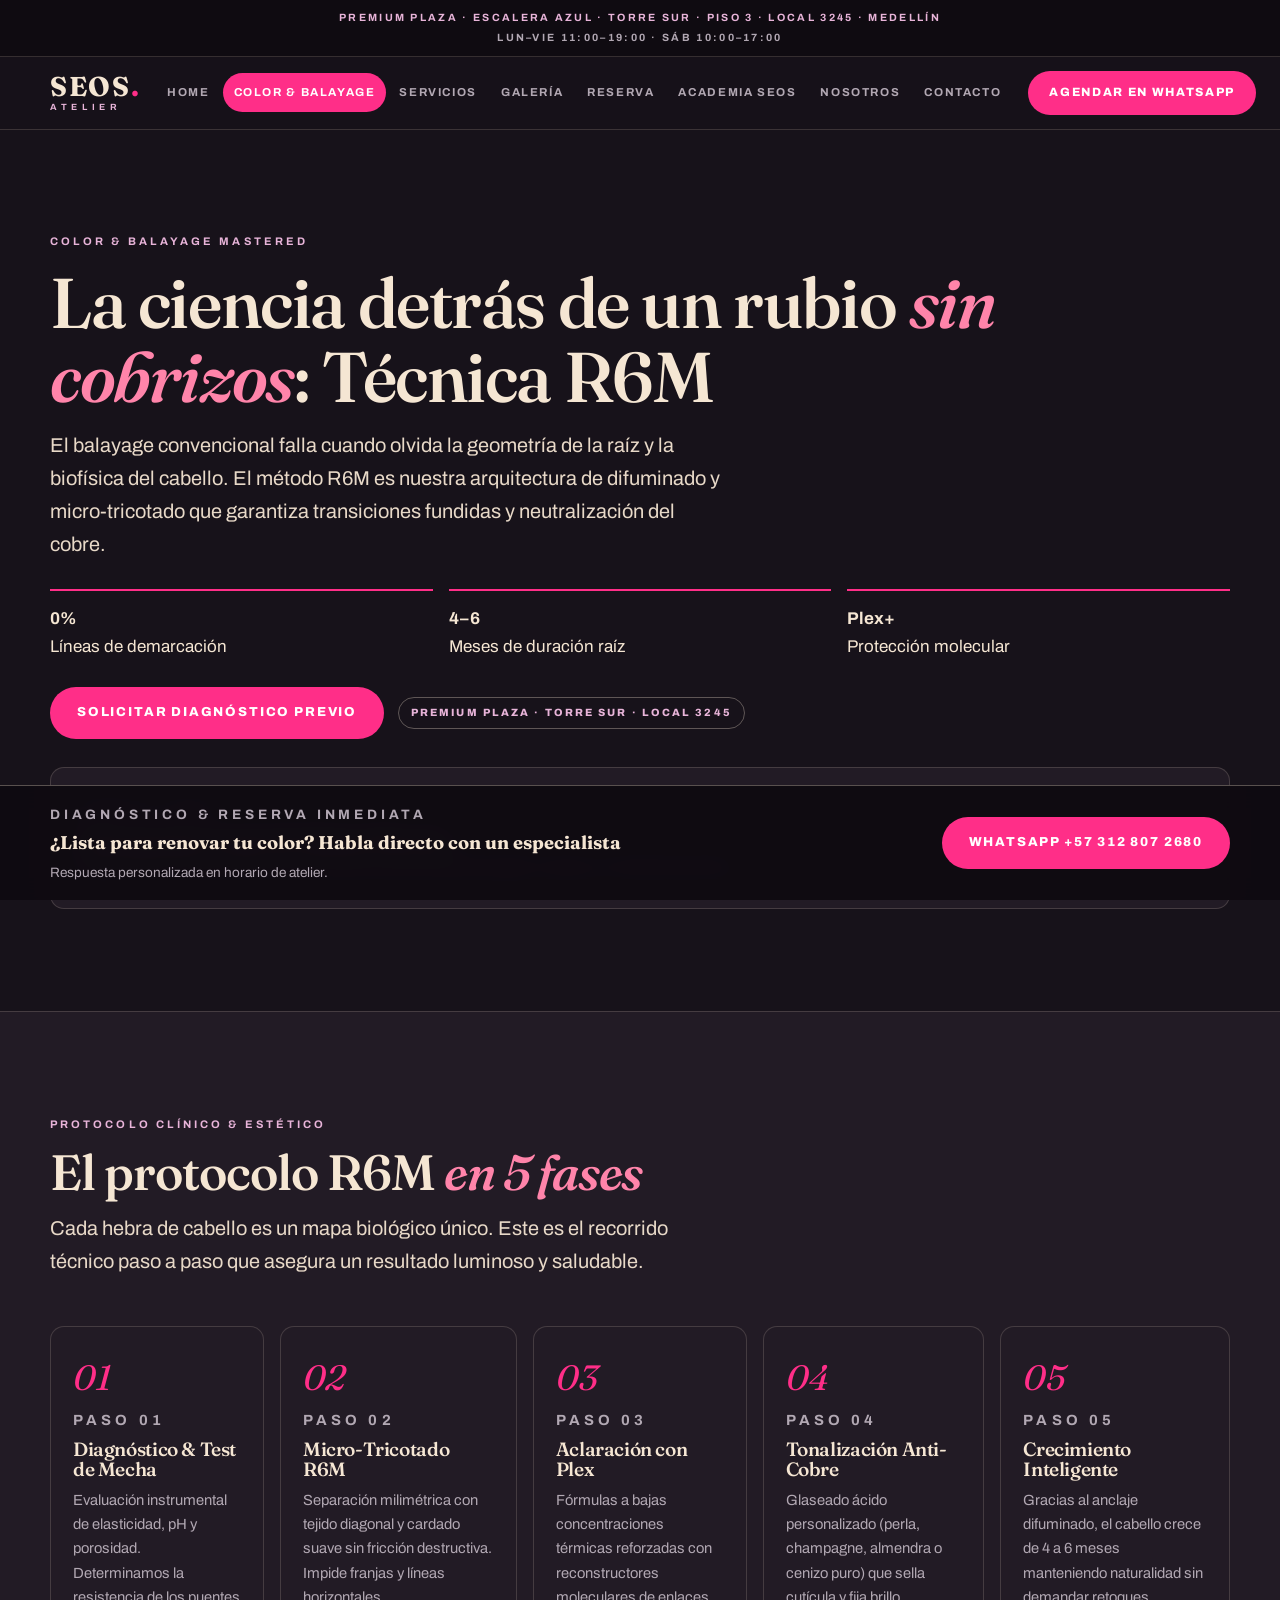
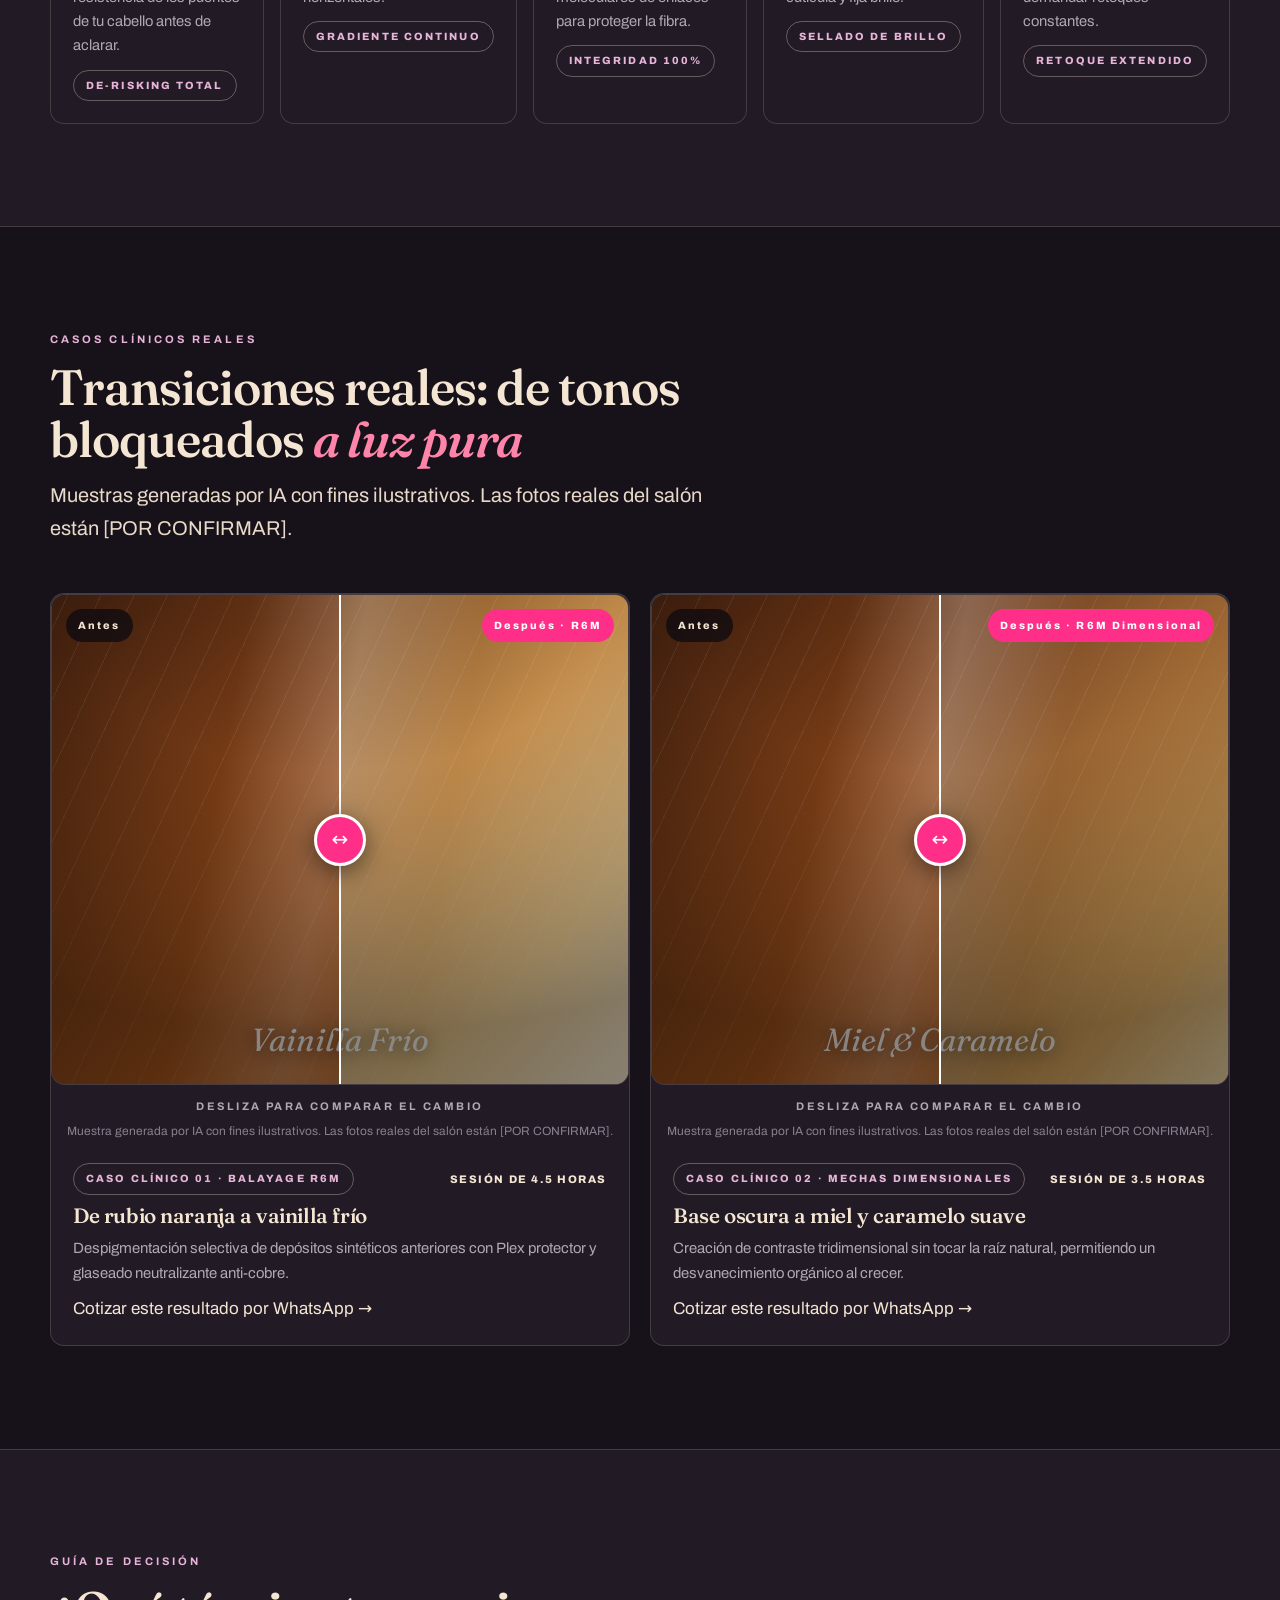
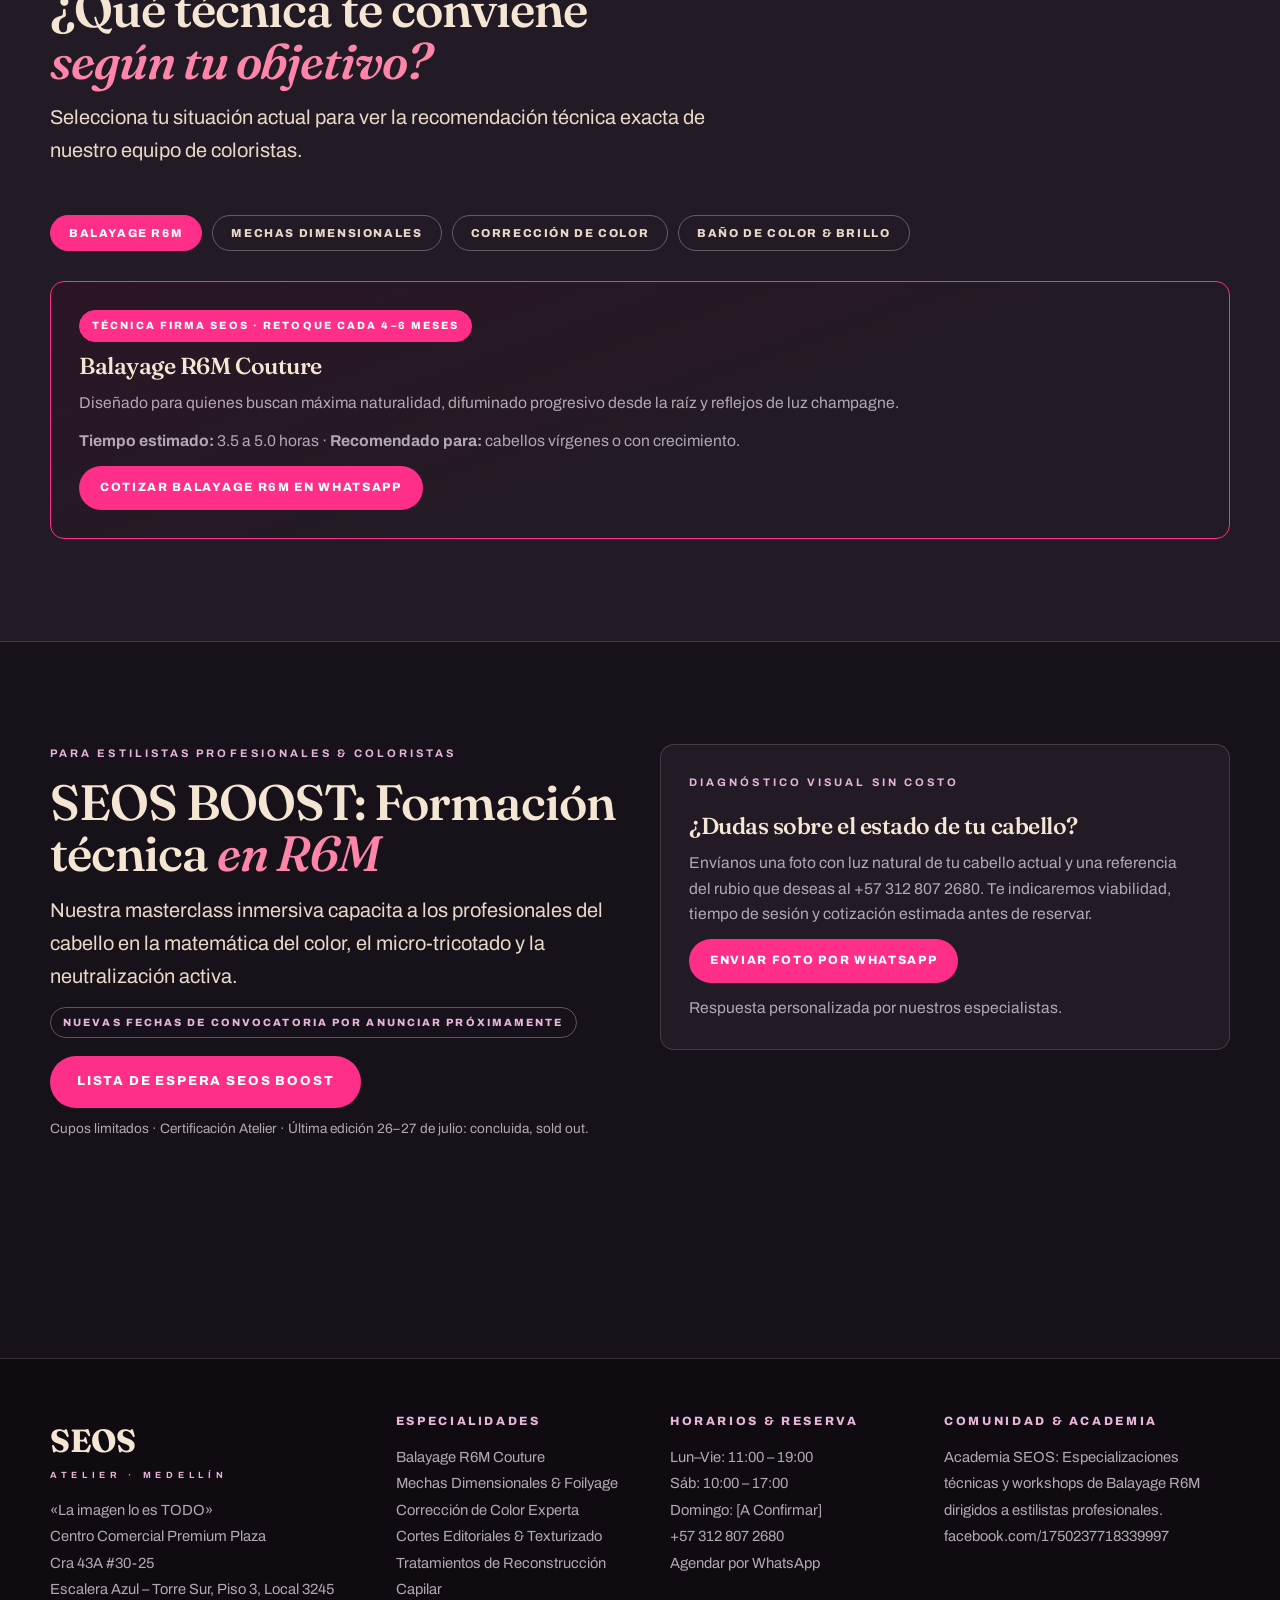
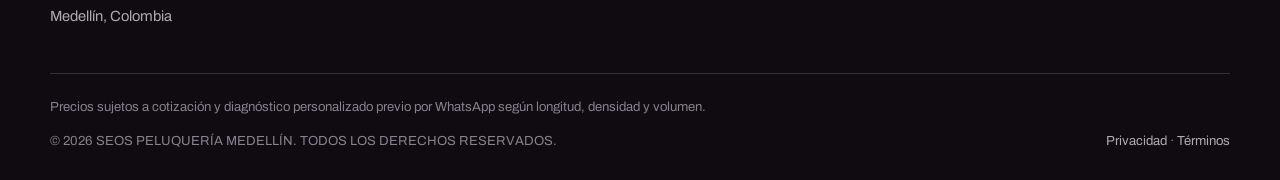
<file: color-babayage.html>
<!DOCTYPE html>
<html lang="es-CO">
<head>
<meta charset="utf-8">
<meta name="viewport" content="width=device-width, initial-scale=1">
<title>SEOS Peluquería — Color & Balayage R6M en Medellín</title>
<meta name="description" content="La ciencia detrás de un rubio sin cobrizos: el protocolo R6M en 5 fases, casos reales y la guía para elegir tu técnica.">
<meta property="og:title" content="SEOS Peluquería — Color & Balayage R6M en Medellín">
<meta property="og:description" content="La ciencia detrás de un rubio sin cobrizos: el protocolo R6M en 5 fases, casos reales y la guía para elegir tu técnica.">
<meta property="og:type" content="website">
<link rel="stylesheet" href="assets/css/style.css">
<link rel="icon" href="data:image/svg+xml,%3Csvg xmlns='http://www.w3.org/2000/svg' viewBox='0 0 64 64'%3E%3Crect width='64' height='64' rx='12' fill='%2317121A'/%3E%3Ctext x='32' y='42' font-family='Georgia' font-size='28' fill='%23FF2E88' text-anchor='middle'%3ES%3C/text%3E%3C/svg%3E">
</head>
<body>
<div class="topbar"><b>Premium Plaza · Escalera Azul · Torre Sur · Piso 3 · Local 3245 · Medellín</b><br>Lun–Vie 11:00–19:00 · Sáb 10:00–17:00</div>
<header class="site-header"><div class="wrap header-in">
<a class="logo" href="index.html">SEOS<span class="accent">.</span><small>ATELIER</small></a>
<button class="nav-toggle" aria-expanded="false" aria-controls="mainNav">MENÚ ☰</button>
<nav class="main-nav" id="mainNav" aria-label="Navegación principal"><a href="index.html" class="">Home</a><a href="color-babayage.html" class="active">Color & Balayage</a><a href="servicios.html" class="">Servicios</a><a href="galeria.html" class="">Galería</a><a href="reserva.html" class="">Reserva</a><a href="academia.html" class="">Academia SEOS</a><a href="nosotros.html" class="">Nosotros</a><a href="contacto.html" class="">Contacto</a></nav>
<a class="btn btn-primary btn-sm header-cta" href="https://wa.me/573128072680" target="_blank" rel="noopener">Agendar en WhatsApp</a>
</div></header>
<main>

<section><div class="wrap">
<p class="eyebrow">Color &amp; balayage mastered</p>
<h1 style="margin:16px 0">La ciencia detrás de un rubio <em>sin cobrizos</em>: Técnica R6M</h1>
<p class="lede">El balayage convencional falla cuando olvida la geometría de la raíz y la biofísica del cabello. El método R6M es nuestra arquitectura de difuminado y micro-tricotado que garantiza transiciones fundidas y neutralización del cobre.</p>
<div class="stat-row"><div class="stat"><b>0%</b><span>Líneas de demarcación</span></div>
<div class="stat"><b>4–6</b><span>Meses de duración raíz</span></div>
<div class="stat"><b>Plex+</b><span>Protección molecular</span></div></div>
<p style="margin-top:26px"><a class="btn btn-primary" href="https://wa.me/573128072680" target="_blank" rel="noopener">Solicitar diagnóstico previo</a> <span class="tag" style="margin-left:10px">Premium Plaza · Torre Sur · Local 3245</span></p>
<div class="card" style="margin-top:28px;flex-direction:row;align-items:center;gap:18px;flex-wrap:wrap">
<div><span class="eyebrow">Fórmula firma</span><h3 style="margin-top:6px">Champagne Nude &amp; Melted Mocha</h3><p class="muted">R6M Atelier — matices fríos de formulación personalizada según tu base y tu historial químico.</p></div>
</div></div></section>

<section class="band"><div class="wrap">
<div class="section-head"><p class="eyebrow">Protocolo clínico &amp; estético</p>
<h2>El protocolo R6M <em>en 5 fases</em></h2>
<p class="lede">Cada hebra de cabello es un mapa biológico único. Este es el recorrido técnico paso a paso que asegura un resultado luminoso y saludable.</p></div>
<div class="steps">
<article class="step"><span class="step-n">01</span><p class="eyebrow">Paso 01</p><h3>Diagnóstico &amp; Test de Mecha</h3>
<p>Evaluación instrumental de elasticidad, pH y porosidad. Determinamos la resistencia de los puentes de tu cabello antes de aclarar.</p><span class="tag">De-risking total</span></article>
<article class="step"><span class="step-n">02</span><p class="eyebrow">Paso 02</p><h3>Micro-Tricotado R6M</h3>
<p>Separación milimétrica con tejido diagonal y cardado suave sin fricción destructiva. Impide franjas y líneas horizontales.</p><span class="tag">Gradiente continuo</span></article>
<article class="step"><span class="step-n">03</span><p class="eyebrow">Paso 03</p><h3>Aclaración con Plex</h3>
<p>Fórmulas a bajas concentraciones térmicas reforzadas con reconstructores moleculares de enlaces para proteger la fibra.</p><span class="tag">Integridad 100%</span></article>
<article class="step"><span class="step-n">04</span><p class="eyebrow">Paso 04</p><h3>Tonalización Anti-Cobre</h3>
<p>Glaseado ácido personalizado (perla, champagne, almendra o cenizo puro) que sella cutícula y fija brillo.</p><span class="tag">Sellado de brillo</span></article>
<article class="step"><span class="step-n">05</span><p class="eyebrow">Paso 05</p><h3>Crecimiento Inteligente</h3>
<p>Gracias al anclaje difuminado, el cabello crece de 4 a 6 meses manteniendo naturalidad sin demandar retoques constantes.</p><span class="tag">Retoque extendido</span></article>
</div></div></section>

<section><div class="wrap">
<div class="section-head"><p class="eyebrow">Casos clínicos reales</p>
<h2>Transiciones reales: de tonos bloqueados <em>a luz pura</em></h2>
<p class="lede">Muestras generadas por IA con fines ilustrativos. Las fotos reales del salón están [POR CONFIRMAR].</p></div>
<div class="grid g2">
<article class="case">
<div class="ba" tabindex="0" role="slider" aria-label="Comparador antes y después: arrastra para comparar" aria-valuemin="0" aria-valuemax="100" aria-valuenow="50">
<div class="ba-img hair-antes"><span class="strand"></span><span class="sheen"></span><span class="ba-word">Vainilla Frío</span></div>
<div class="ba-img ba-after hair-vainilla"><span class="strand"></span><span class="sheen"></span><span class="ba-word">Vainilla Frío</span></div>
<span class="ba-tag before">Antes</span><span class="ba-tag after">Después · R6M</span>
<div class="ba-handle"><span class="ba-knob">↔</span></div></div>
<p class="ba-caption">Desliza para comparar el cambio</p>
<p class="ba-note">Muestra generada por IA con fines ilustrativos. Las fotos reales del salón están [POR CONFIRMAR].</p>
<div class="case-body"><div class="case-meta"><span class="tag">Caso clínico 01 · Balayage R6M</span><span class="time">Sesión de 4.5 horas</span></div>
<h3>De rubio naranja a vainilla frío</h3>
<p>Despigmentación selectiva de depósitos sintéticos anteriores con Plex protector y glaseado neutralizante anti-cobre.</p>
<a class="link" href="https://wa.me/573128072680" target="_blank" rel="noopener">Cotizar este resultado por WhatsApp →</a></div></article>
<article class="case">
<div class="ba" tabindex="0" role="slider" aria-label="Comparador antes y después: arrastra para comparar" aria-valuemin="0" aria-valuemax="100" aria-valuenow="50">
<div class="ba-img hair-antes"><span class="strand"></span><span class="sheen"></span><span class="ba-word">Miel &amp; Caramelo</span></div>
<div class="ba-img ba-after hair-caramelo"><span class="strand"></span><span class="sheen"></span><span class="ba-word">Miel &amp; Caramelo</span></div>
<span class="ba-tag before">Antes</span><span class="ba-tag after">Después · R6M Dimensional</span>
<div class="ba-handle"><span class="ba-knob">↔</span></div></div>
<p class="ba-caption">Desliza para comparar el cambio</p>
<p class="ba-note">Muestra generada por IA con fines ilustrativos. Las fotos reales del salón están [POR CONFIRMAR].</p>
<div class="case-body"><div class="case-meta"><span class="tag">Caso clínico 02 · Mechas dimensionales</span><span class="time">Sesión de 3.5 horas</span></div>
<h3>Base oscura a miel y caramelo suave</h3>
<p>Creación de contraste tridimensional sin tocar la raíz natural, permitiendo un desvanecimiento orgánico al crecer.</p>
<a class="link" href="https://wa.me/573128072680" target="_blank" rel="noopener">Cotizar este resultado por WhatsApp →</a></div></article>
</div></div></section>

<section class="band"><div class="wrap">
<div class="section-head"><p class="eyebrow">Guía de decisión</p>
<h2>¿Qué técnica te conviene <em>según tu objetivo?</em></h2>
<p class="lede">Selecciona tu situación actual para ver la recomendación técnica exacta de nuestro equipo de coloristas.</p></div>
<div class="filter-row" data-tabs>
<button class="chip active" data-tab="tab-balayage">Balayage R6M</button>
<button class="chip" data-tab="tab-mechas">Mechas Dimensionales</button>
<button class="chip" data-tab="tab-correccion">Corrección de Color</button>
<button class="chip" data-tab="tab-bano">Baño de Color &amp; Brillo</button>
</div>
<div class="tab-panel active" id="tab-balayage"><div class="card featured">
<span class="tag magenta">Técnica firma SEOS · Retoque cada 4–6 meses</span>
<h3>Balayage R6M Couture</h3>
<p>Diseñado para quienes buscan máxima naturalidad, difuminado progresivo desde la raíz y reflejos de luz champagne.</p>
<p><strong>Tiempo estimado:</strong> 3.5 a 5.0 horas · <strong>Recomendado para:</strong> cabellos vírgenes o con crecimiento.</p>
<p><a class="btn btn-primary btn-sm" href="https://wa.me/573128072680" target="_blank" rel="noopener">Cotizar Balayage R6M en WhatsApp</a></p></div></div>
<div class="tab-panel" id="tab-mechas"><div class="card featured">
<span class="tag magenta">Luz focal · Micro-foil system</span>
<h3>Mechas Dimensionales &amp; Babylights</h3>
<p>Técnica focalizada de micro-foils de precisión para aportar luz extrema sin perder la profundidad de la base.</p>
<p><strong>Tiempo estimado:</strong> 3.0 a 4.5 horas · <strong>Recomendado para:</strong> quienes buscan más luz y contraste visible.</p>
<p><a class="btn btn-primary btn-sm" href="https://wa.me/573128072680" target="_blank" rel="noopener">Cotizar Mechas en WhatsApp</a></p></div></div>
<div class="tab-panel" id="tab-correccion"><div class="card featured">
<span class="tag magenta">Transformación técnica</span>
<h3>Color Global &amp; Corrección de Tono</h3>
<p>Limpieza de pigmentos oxidados acumulados, neutralización de franjas indeseadas y cobertura experta de canas.</p>
<p><strong>Tiempo estimado:</strong> 2.0 a 3.5 horas · <strong>Recomendado para:</strong> tonos manchados, cobrizos o con bandas.</p>
<p><a class="btn btn-primary btn-sm" href="https://wa.me/573128072680" target="_blank" rel="noopener">Cotizar Corrección en WhatsApp</a></p></div></div>
<div class="tab-panel" id="tab-bano"><div class="card featured">
<span class="tag magenta">Brillo &amp; salud</span>
<h3>Baño de Color &amp; Brillo</h3>
<p>Glaseado ácido y tratamiento de reconstrucción molecular para sellar cutícula, reponer brillo y refrescar el tono.</p>
<p><strong>Tiempo estimado:</strong> 1.5 a 2.0 horas · <strong>Recomendado para:</strong> cabellos ya aclarados que necesitan brillo y sellado.</p>
<p><a class="btn btn-primary btn-sm" href="https://wa.me/573128072680" target="_blank" rel="noopener">Cotizar Baño de Color en WhatsApp</a></p></div></div>
</div></section>

<section><div class="wrap"><div class="split">
<div>
<p class="eyebrow">Para estilistas profesionales &amp; coloristas</p>
<h2 style="margin:14px 0">SEOS BOOST: Formación técnica <em>en R6M</em></h2>
<p class="lede">Nuestra masterclass inmersiva capacita a los profesionales del cabello en la matemática del color, el micro-tricotado y la neutralización activa.</p>
<p style="margin-top:14px"><span class="tag">Nuevas fechas de convocatoria por anunciar próximamente</span></p>
<p style="margin-top:18px"><a class="btn btn-primary" href="academia.html">Lista de espera SEOS BOOST</a></p>
<p class="small" style="margin-top:10px">Cupos limitados · Certificación Atelier · Última edición 26–27 de julio: concluida, sold out.</p>
</div>
<div class="card"><span class="eyebrow">Diagnóstico visual sin costo</span>
<h3 style="margin-top:10px">¿Dudas sobre el estado de tu cabello?</h3>
<p>Envíanos una foto con luz natural de tu cabello actual y una referencia del rubio que deseas al +57 312 807 2680. Te indicaremos viabilidad, tiempo de sesión y cotización estimada antes de reservar.</p>
<p><a class="btn btn-primary btn-sm" href="https://wa.me/573128072680" target="_blank" rel="noopener">Enviar foto por WhatsApp</a></p>
<p class="small">Respuesta personalizada por nuestros especialistas.</p></div>
</div></div></section>

</main>
<div class="sticky-bar"><div class="wrap sticky-in">
<div class="txt"><span class="eyebrow">Diagnóstico &amp; reserva inmediata</span><b>¿Lista para renovar tu color? Habla directo con un especialista</b><span>Respuesta personalizada en horario de atelier.</span></div>
<a class="btn btn-primary" href="https://wa.me/573128072680" target="_blank" rel="noopener">WhatsApp +57 312 807 2680</a>
</div></div>
<footer class="site-footer"><div class="wrap">
<div class="foot-grid">
<div><div class="foot-logo">SEOS<small>ATELIER · MEDELLÍN</small></div>
<p style="margin-top:14px">«La imagen lo es TODO»</p>
<p>Centro Comercial Premium Plaza<br>Cra 43A #30-25<br>Escalera Azul – Torre Sur, Piso 3, Local 3245<br>Medellín, Colombia</p></div>
<div><h4>Especialidades</h4><ul>
<li>Balayage R6M Couture</li><li>Mechas Dimensionales &amp; Foilyage</li><li>Corrección de Color Experta</li>
<li>Cortes Editoriales &amp; Texturizado</li><li>Tratamientos de Reconstrucción Capilar</li></ul></div>
<div><h4>Horarios &amp; Reserva</h4><ul>
<li>Lun–Vie: 11:00 – 19:00</li><li>Sáb: 10:00 – 17:00</li><li>Domingo: [A Confirmar]</li>
<li><a href="https://wa.me/573128072680" target="_blank" rel="noopener">+57 312 807 2680</a></li>
<li><a href="https://wa.me/573128072680" target="_blank" rel="noopener">Agendar por WhatsApp</a></li></ul></div>
<div><h4>Comunidad &amp; Academia</h4>
<p>Academia SEOS: Especializaciones técnicas y workshops de Balayage R6M dirigidos a estilistas profesionales.</p>
<p><a href="https://www.facebook.com/1750237718339997" target="_blank" rel="noopener">facebook.com/1750237718339997</a></p></div>
</div>
<div class="foot-bottom">
<span>Precios sujetos a cotización y diagnóstico personalizado previo por WhatsApp según longitud, densidad y volumen.</span>
<span>© 2026 SEOS PELUQUERÍA MEDELLÍN. TODOS LOS DERECHOS RESERVADOS.</span>
<span><a href="privacidad.html">Privacidad</a> · <a href="terminos.html">Términos</a></span>
</div></div></footer>
<script src="assets/js/main.js"></script>
</body>
</html>
</file>
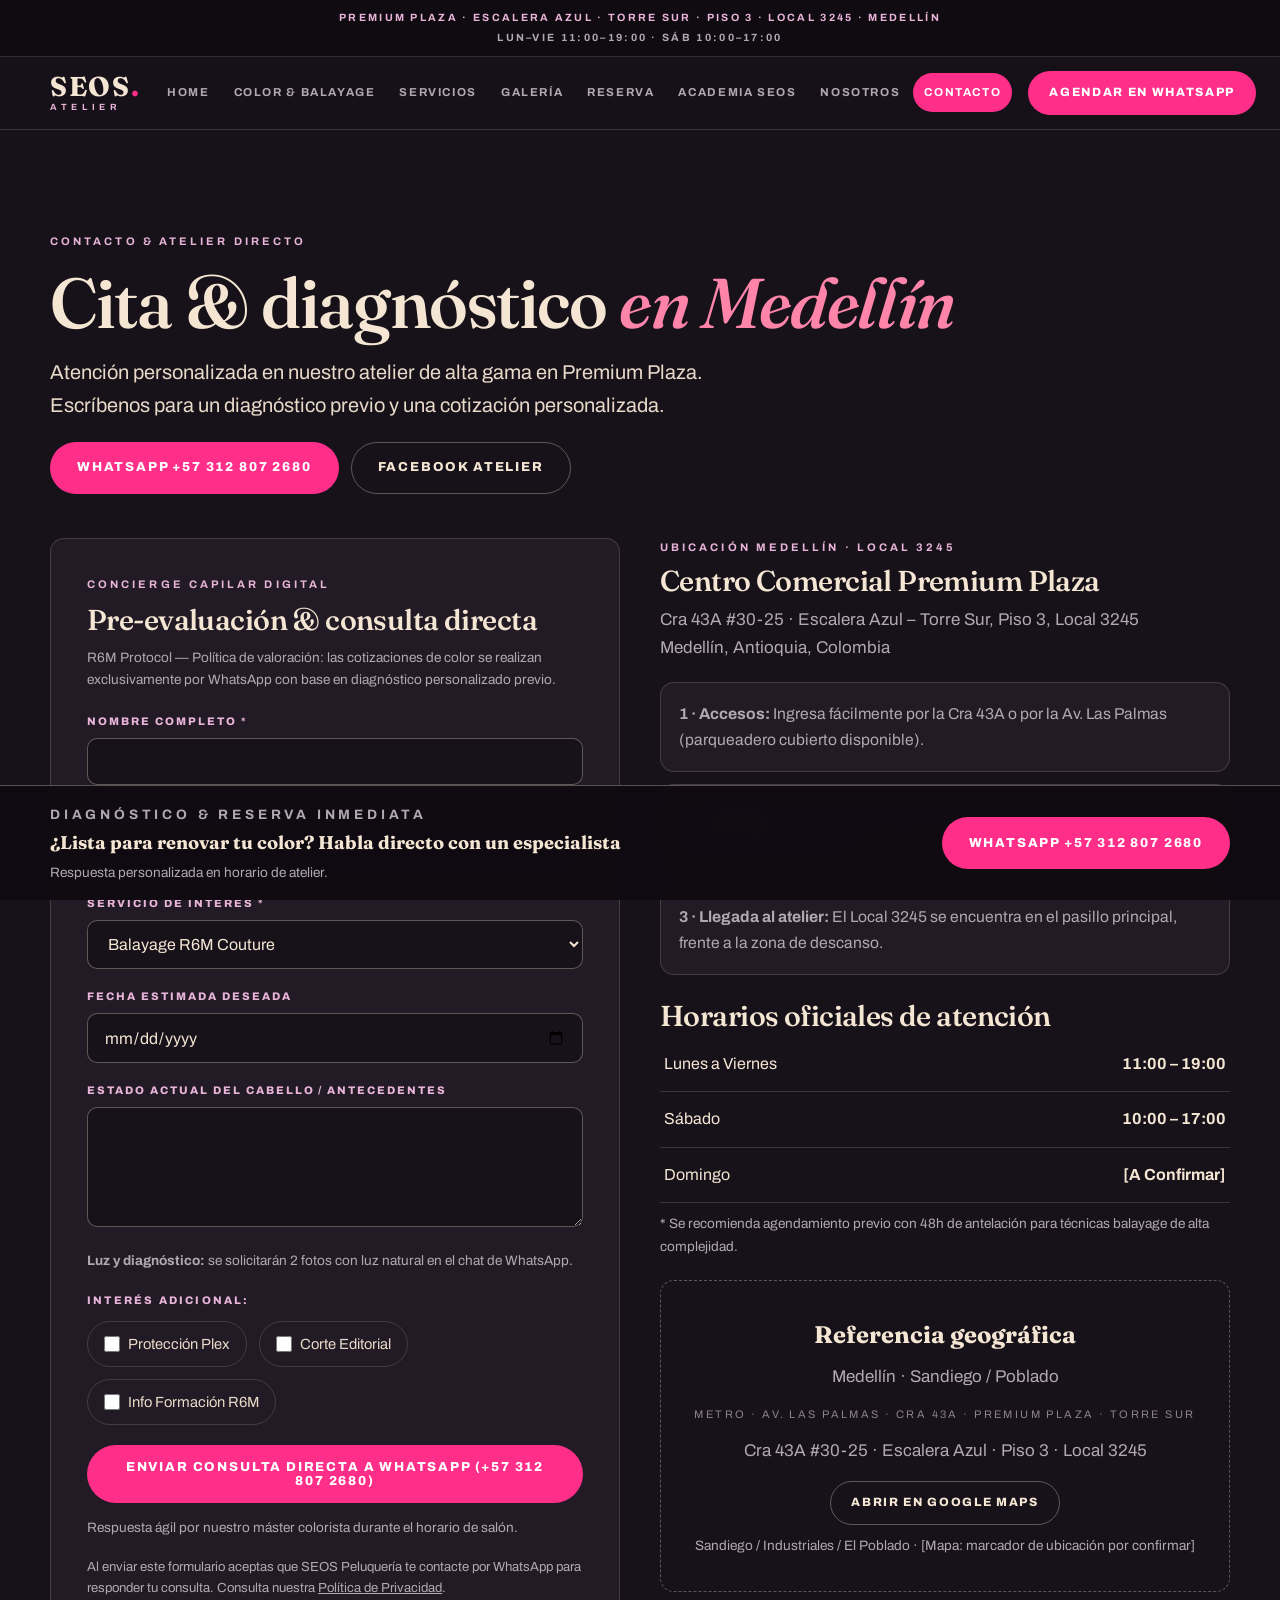
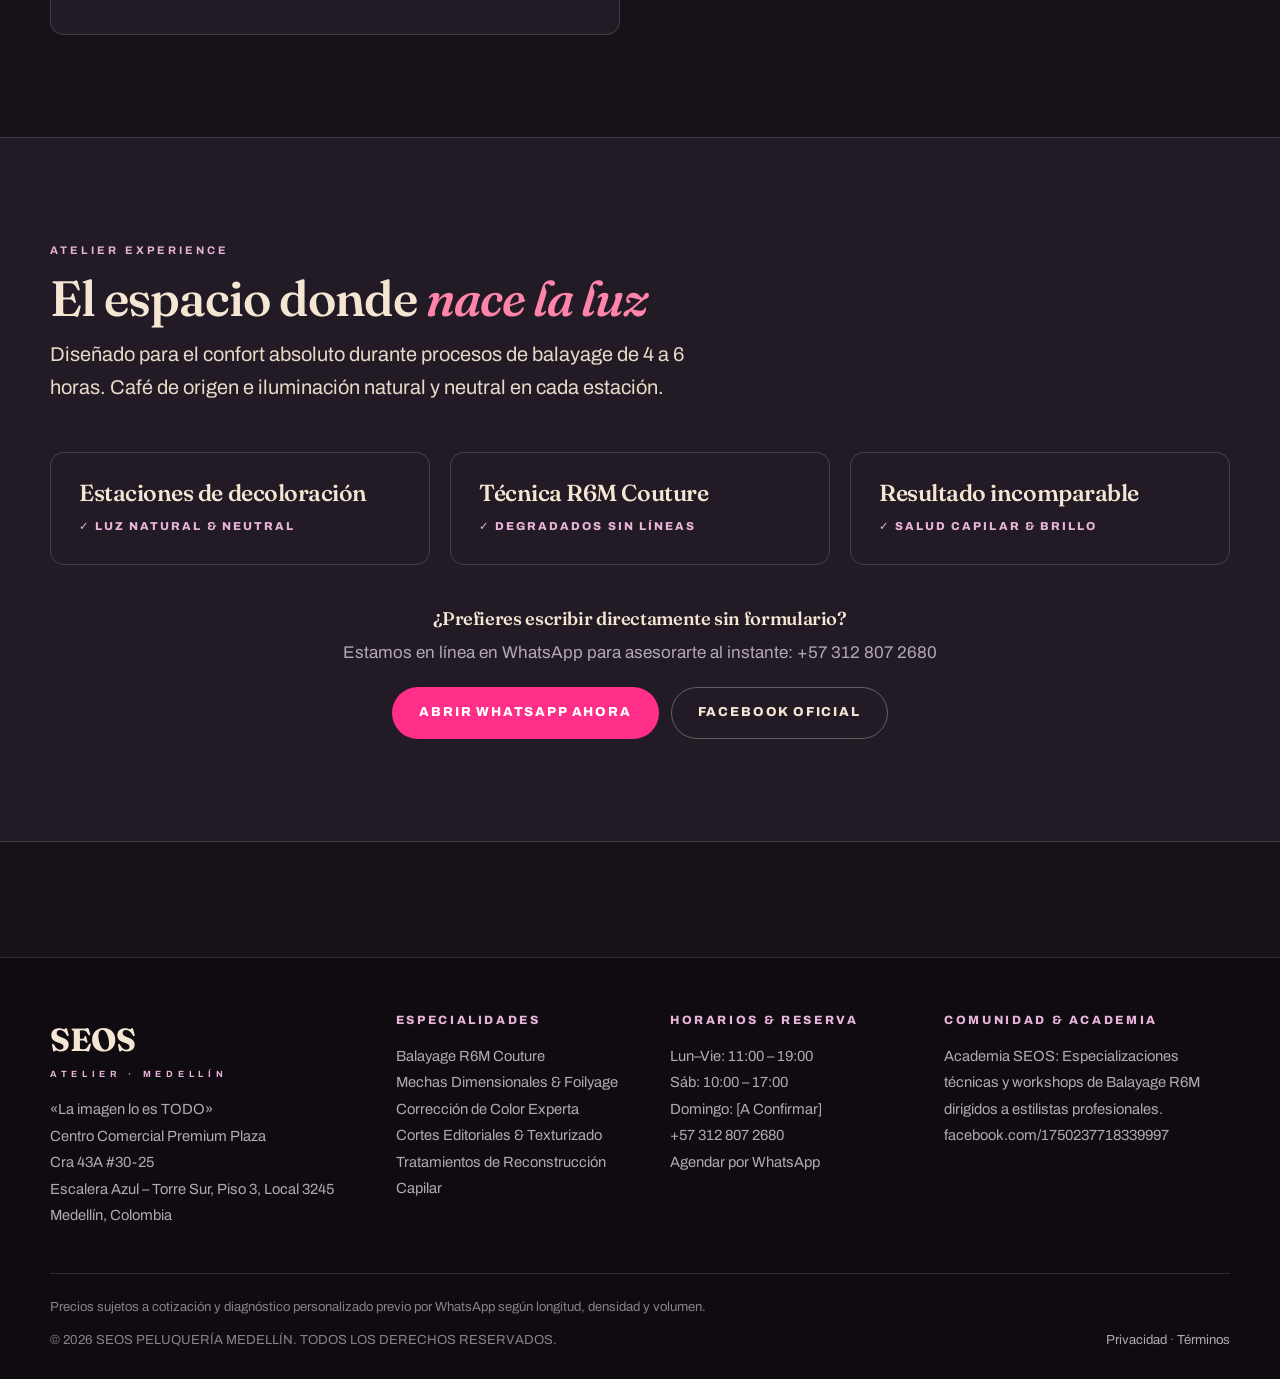
<file: contacto.html>
<!DOCTYPE html>
<html lang="es-CO">
<head>
<meta charset="utf-8">
<meta name="viewport" content="width=device-width, initial-scale=1">
<title>SEOS Peluquería — Contacto & Ubicación Premium Plaza | Medellín</title>
<meta name="description" content="Cita y diagnóstico en Medellín: WhatsApp, Facebook, horarios y pre-evaluación. Premium Plaza, Torre Sur, Piso 3, Local 3245.">
<meta property="og:title" content="SEOS Peluquería — Contacto & Ubicación Premium Plaza | Medellín">
<meta property="og:description" content="Cita y diagnóstico en Medellín: WhatsApp, Facebook, horarios y pre-evaluación. Premium Plaza, Torre Sur, Piso 3, Local 3245.">
<meta property="og:type" content="website">
<link rel="stylesheet" href="assets/css/style.css">
<link rel="icon" href="data:image/svg+xml,%3Csvg xmlns='http://www.w3.org/2000/svg' viewBox='0 0 64 64'%3E%3Crect width='64' height='64' rx='12' fill='%2317121A'/%3E%3Ctext x='32' y='42' font-family='Georgia' font-size='28' fill='%23FF2E88' text-anchor='middle'%3ES%3C/text%3E%3C/svg%3E">
</head>
<body>
<div class="topbar"><b>Premium Plaza · Escalera Azul · Torre Sur · Piso 3 · Local 3245 · Medellín</b><br>Lun–Vie 11:00–19:00 · Sáb 10:00–17:00</div>
<header class="site-header"><div class="wrap header-in">
<a class="logo" href="index.html">SEOS<span class="accent">.</span><small>ATELIER</small></a>
<button class="nav-toggle" aria-expanded="false" aria-controls="mainNav">MENÚ ☰</button>
<nav class="main-nav" id="mainNav" aria-label="Navegación principal"><a href="index.html" class="">Home</a><a href="color-babayage.html" class="">Color & Balayage</a><a href="servicios.html" class="">Servicios</a><a href="galeria.html" class="">Galería</a><a href="reserva.html" class="">Reserva</a><a href="academia.html" class="">Academia SEOS</a><a href="nosotros.html" class="">Nosotros</a><a href="contacto.html" class="active">Contacto</a></nav>
<a class="btn btn-primary btn-sm header-cta" href="https://wa.me/573128072680" target="_blank" rel="noopener">Agendar en WhatsApp</a>
</div></header>
<main>

<section><div class="wrap">
<p class="eyebrow">Contacto &amp; atelier directo</p>
<h1 style="margin:16px 0">Cita &amp; diagnóstico <em>en Medellín</em></h1>
<p class="lede">Atención personalizada en nuestro atelier de alta gama en Premium Plaza. Escríbenos para un diagnóstico previo y una cotización personalizada.</p>
<p style="margin-top:20px;display:flex;gap:12px;flex-wrap:wrap">
<a class="btn btn-primary" href="https://wa.me/573128072680" target="_blank" rel="noopener">WhatsApp +57 312 807 2680</a>
<a class="btn btn-ghost" href="https://www.facebook.com/1750237718339997" target="_blank" rel="noopener">Facebook Atelier</a></p>

<div class="split" style="margin-top:44px">
<div class="form-card">
<p class="eyebrow">Concierge capilar digital</p>
<h2 style="margin:12px 0;font-size:1.8rem">Pre-evaluación &amp; consulta directa</h2>
<p class="small">R6M Protocol — Política de valoración: las cotizaciones de color se realizan exclusivamente por WhatsApp con base en diagnóstico personalizado previo.</p>
<form novalidate data-wa-form data-intro="Hola SEOS Peluquería, quiero una pre-evaluación." style="margin-top:20px">
<div class="form-grid">
<div class="field"><label for="ct-nombre">Nombre completo *</label><input id="ct-nombre" name="nombre" required autocomplete="name" data-msg="Nombre"><span class="err">Este campo es obligatorio.</span></div>
<div class="field"><label for="ct-tel">Teléfono / WhatsApp *</label><input id="ct-tel" name="telefono" type="tel" required autocomplete="tel" data-msg="Teléfono / WhatsApp"><span class="err">Este campo es obligatorio.</span></div>
<div class="field"><label for="ct-servicio">Servicio de interés *</label>
<select id="ct-servicio" name="servicio" required data-msg="Servicio de interés">
<option>Balayage R6M Couture</option><option>Corrección de Color Experta</option>
<option>Mechas Dimensionales / Foilyage</option><option>Tratamiento de Reconstrucción Capilar</option>
<option>Corte Editorial &amp; Texturizado</option><option>Academia SEOS (Masterclass Técnicas R6M)</option>
<option>Otro Diagnóstico Especializado</option>
</select><span class="err">Este campo es obligatorio.</span></div>
<div class="field"><label for="ct-fecha">Fecha estimada deseada</label><input id="ct-fecha" name="fecha" type="date" data-msg="Fecha estimada deseada"></div>
<div class="field" style="grid-column:1/-1"><label for="ct-estado">Estado actual del cabello / antecedentes</label>
<textarea id="ct-estado" name="estado" data-msg="Estado actual del cabello"></textarea></div>
</div>
<p class="form-note"><strong>Luz y diagnóstico:</strong> se solicitarán 2 fotos con luz natural en el chat de WhatsApp.</p>
<p class="field-label" style="margin-top:18px">Interés adicional:</p>
<div class="checks">
<label><input type="checkbox" data-msg="Interés: Protección Plex"> Protección Plex</label>
<label><input type="checkbox" data-msg="Interés: Corte Editorial"> Corte Editorial</label>
<label><input type="checkbox" data-msg="Interés: Info Formación R6M"> Info Formación R6M</label>
</div>
<p style="margin-top:20px"><button type="submit" class="btn btn-primary btn-block">Enviar consulta directa a WhatsApp (+57 312 807 2680)</button></p>
<p class="form-note">Respuesta ágil por nuestro máster colorista durante el horario de salón.</p>
<p class="consent">Al enviar este formulario aceptas que SEOS Peluquería te contacte por WhatsApp para responder tu consulta. Consulta nuestra <a href="privacidad.html" style="text-decoration:underline">Política de Privacidad</a>.</p>
</form></div>

<div>
<p class="eyebrow">Ubicación Medellín · Local 3245</p>
<h3 style="margin:10px 0">Centro Comercial Premium Plaza</h3>
<p class="muted">Cra 43A #30-25 · Escalera Azul – Torre Sur, Piso 3, Local 3245<br>Medellín, Antioquia, Colombia</p>
<div style="margin-top:20px;display:grid;gap:12px">
<div class="card" style="padding:18px"><p><strong>1 · Accesos:</strong> Ingresa fácilmente por la Cra 43A o por la Av. Las Palmas (parqueadero cubierto disponible).</p></div>
<div class="card" style="padding:18px"><p><strong>2 · Torre Sur:</strong> En el hall de Torre Sur, toma la icónica Escalera Azul o el ascensor directo al Piso 3.</p></div>
<div class="card" style="padding:18px"><p><strong>3 · Llegada al atelier:</strong> El Local 3245 se encuentra en el pasillo principal, frente a la zona de descanso.</p></div>
</div>
<h3 style="margin:26px 0 6px">Horarios oficiales de atención</h3>
<table class="hours-table">
<tr><td>Lunes a Viernes</td><td>11:00 – 19:00</td></tr>
<tr><td>Sábado</td><td>10:00 – 17:00</td></tr>
<tr><td>Domingo</td><td>[A Confirmar]</td></tr>
</table>
<p class="small" style="margin-top:10px">* Se recomienda agendamiento previo con 48h de antelación para técnicas balayage de alta complejidad.</p>
<div class="map-ph" style="margin-top:22px"><b>Referencia geográfica</b>
<p>Medellín · Sandiego / Poblado</p>
<p class="streets">Metro · Av. Las Palmas · Cra 43A · Premium Plaza · Torre Sur</p>
<p>Cra 43A #30-25 · Escalera Azul · Piso 3 · Local 3245</p>
<p style="margin-top:16px"><a class="btn btn-ghost btn-sm" href="https://www.google.com/maps/search/?api=1&amp;query=Centro+Comercial+Premium+Plaza+Medell%C3%ADn+Cra+43A+30-25" target="_blank" rel="noopener">Abrir en Google Maps</a></p>
<p class="small" style="margin-top:10px">Sandiego / Industriales / El Poblado · [Mapa: marcador de ubicación por confirmar]</p>
</div>
</div></div></div></section>

<section class="band"><div class="wrap">
<div class="section-head"><p class="eyebrow">Atelier experience</p>
<h2>El espacio donde <em>nace la luz</em></h2>
<p class="lede">Diseñado para el confort absoluto durante procesos de balayage de 4 a 6 horas. Café de origen e iluminación natural y neutral en cada estación.</p></div>
<div class="grid g3">
<article class="card"><h3>Estaciones de decoloración</h3><p class="check">✓ Luz natural &amp; neutral</p></article>
<article class="card"><h3>Técnica R6M Couture</h3><p class="check">✓ Degradados sin líneas</p></article>
<article class="card"><h3>Resultado incomparable</h3><p class="check">✓ Salud capilar &amp; brillo</p></article>
</div>
<div style="text-align:center;margin-top:44px">
<h4>¿Prefieres escribir directamente sin formulario?</h4>
<p class="muted" style="margin:10px 0 20px">Estamos en línea en WhatsApp para asesorarte al instante: +57 312 807 2680</p>
<p style="display:flex;gap:12px;justify-content:center;flex-wrap:wrap">
<a class="btn btn-primary" href="https://wa.me/573128072680" target="_blank" rel="noopener">Abrir WhatsApp ahora</a>
<a class="btn btn-ghost" href="https://www.facebook.com/1750237718339997" target="_blank" rel="noopener">Facebook oficial</a></p>
</div></div></section>

</main>
<div class="sticky-bar"><div class="wrap sticky-in">
<div class="txt"><span class="eyebrow">Diagnóstico &amp; reserva inmediata</span><b>¿Lista para renovar tu color? Habla directo con un especialista</b><span>Respuesta personalizada en horario de atelier.</span></div>
<a class="btn btn-primary" href="https://wa.me/573128072680" target="_blank" rel="noopener">WhatsApp +57 312 807 2680</a>
</div></div>
<footer class="site-footer"><div class="wrap">
<div class="foot-grid">
<div><div class="foot-logo">SEOS<small>ATELIER · MEDELLÍN</small></div>
<p style="margin-top:14px">«La imagen lo es TODO»</p>
<p>Centro Comercial Premium Plaza<br>Cra 43A #30-25<br>Escalera Azul – Torre Sur, Piso 3, Local 3245<br>Medellín, Colombia</p></div>
<div><h4>Especialidades</h4><ul>
<li>Balayage R6M Couture</li><li>Mechas Dimensionales &amp; Foilyage</li><li>Corrección de Color Experta</li>
<li>Cortes Editoriales &amp; Texturizado</li><li>Tratamientos de Reconstrucción Capilar</li></ul></div>
<div><h4>Horarios &amp; Reserva</h4><ul>
<li>Lun–Vie: 11:00 – 19:00</li><li>Sáb: 10:00 – 17:00</li><li>Domingo: [A Confirmar]</li>
<li><a href="https://wa.me/573128072680" target="_blank" rel="noopener">+57 312 807 2680</a></li>
<li><a href="https://wa.me/573128072680" target="_blank" rel="noopener">Agendar por WhatsApp</a></li></ul></div>
<div><h4>Comunidad &amp; Academia</h4>
<p>Academia SEOS: Especializaciones técnicas y workshops de Balayage R6M dirigidos a estilistas profesionales.</p>
<p><a href="https://www.facebook.com/1750237718339997" target="_blank" rel="noopener">facebook.com/1750237718339997</a></p></div>
</div>
<div class="foot-bottom">
<span>Precios sujetos a cotización y diagnóstico personalizado previo por WhatsApp según longitud, densidad y volumen.</span>
<span>© 2026 SEOS PELUQUERÍA MEDELLÍN. TODOS LOS DERECHOS RESERVADOS.</span>
<span><a href="privacidad.html">Privacidad</a> · <a href="terminos.html">Términos</a></span>
</div></div></footer>
<script src="assets/js/main.js"></script>
</body>
</html>
</file>
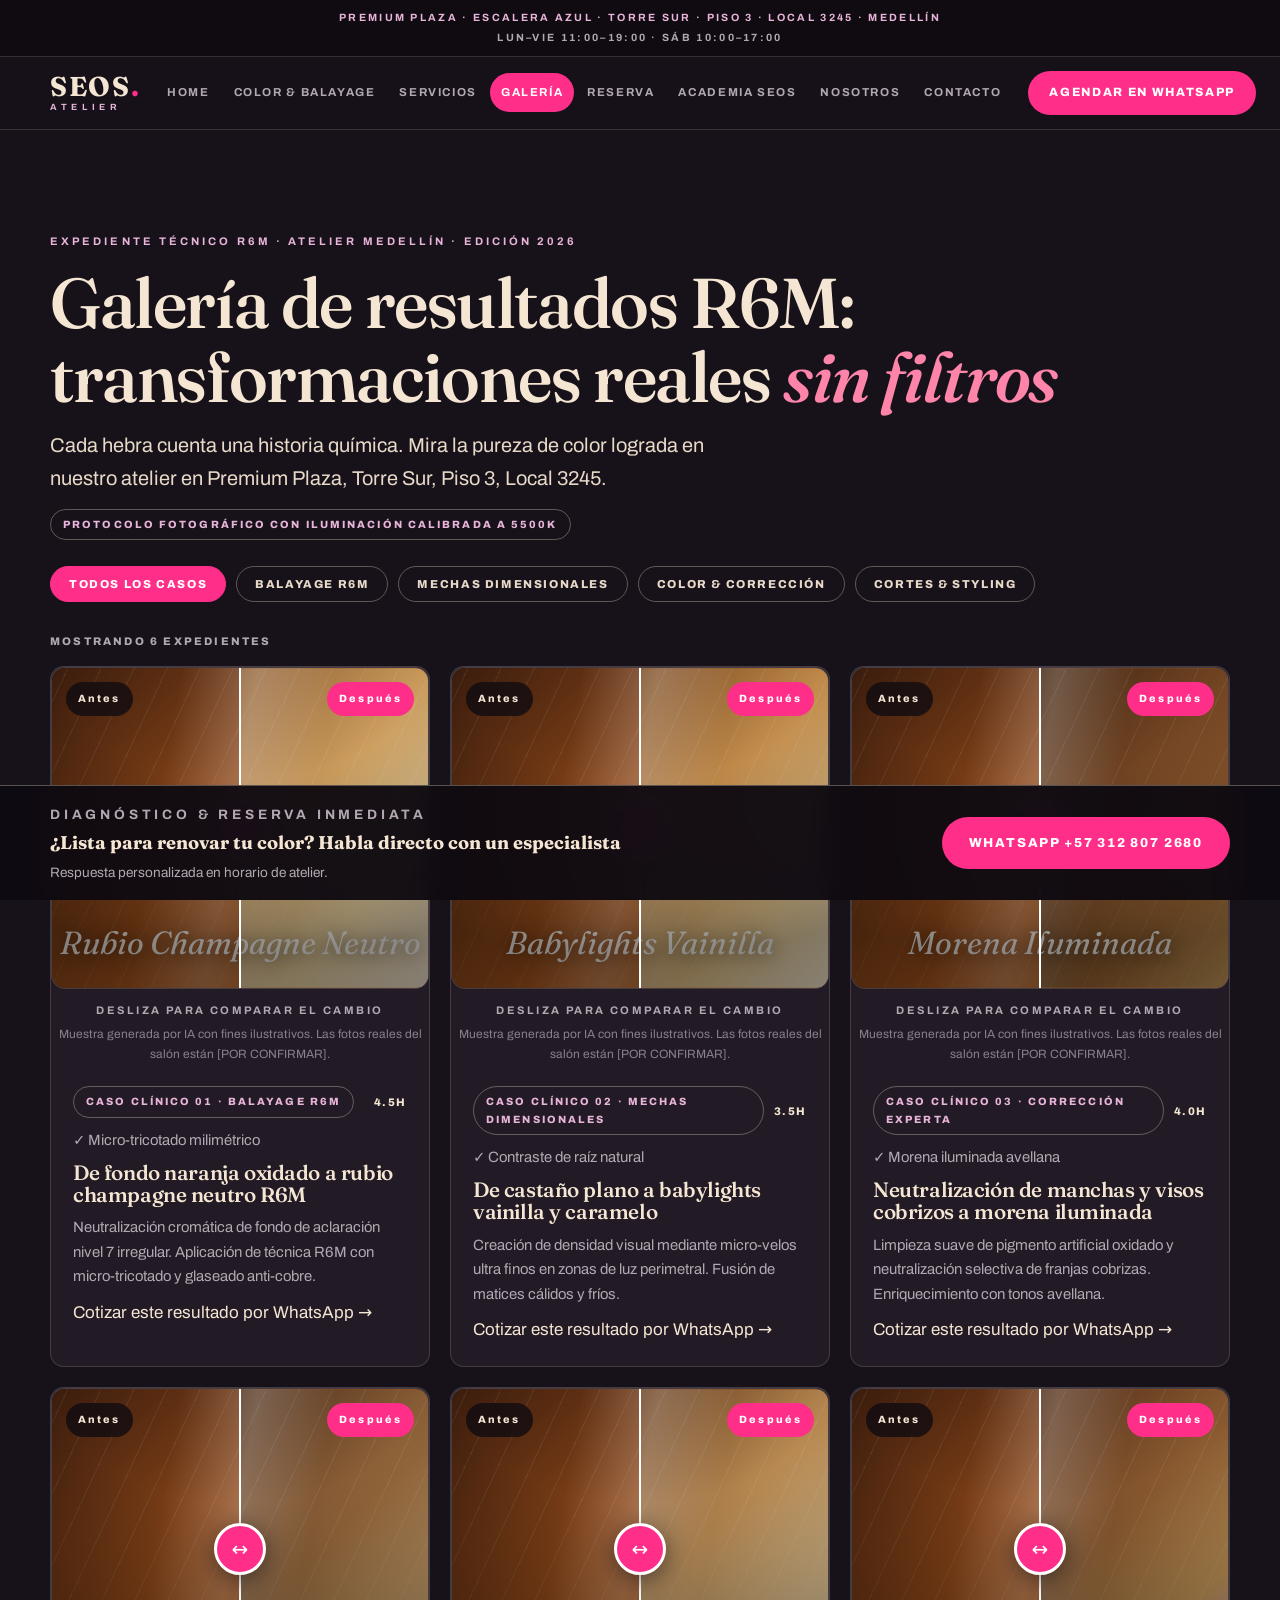
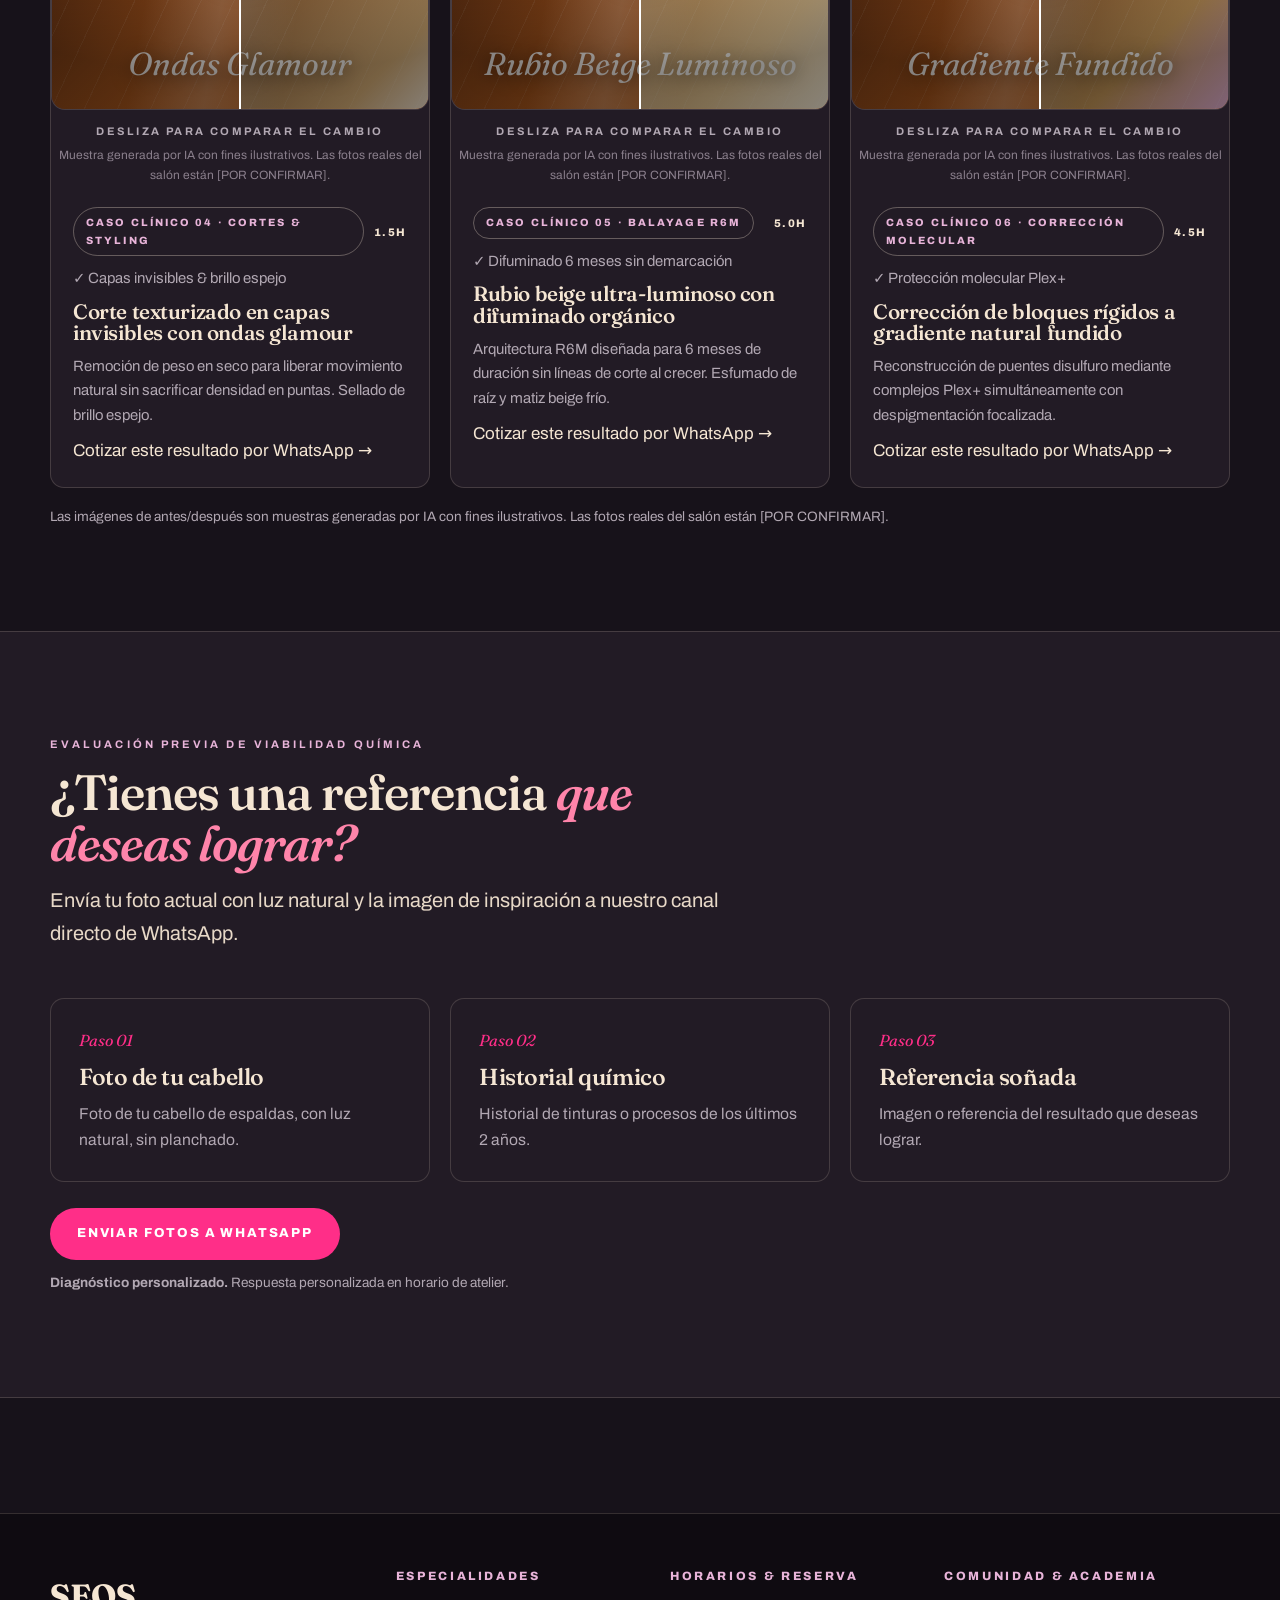
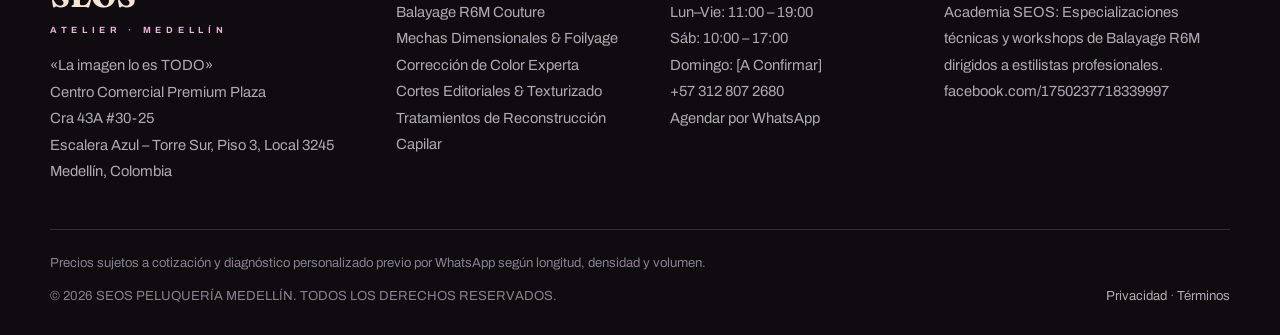
<file: galeria.html>
<!DOCTYPE html>
<html lang="es-CO">
<head>
<meta charset="utf-8">
<meta name="viewport" content="width=device-width, initial-scale=1">
<title>SEOS Peluquería — Galería de Balayage R6M & Resultados | Medellín</title>
<meta name="description" content="Transformaciones R6M antes y después: balayage, mechas dimensionales, corrección de color y cortes. Filtra por técnica y cotiza tu resultado.">
<meta property="og:title" content="SEOS Peluquería — Galería de Balayage R6M & Resultados | Medellín">
<meta property="og:description" content="Transformaciones R6M antes y después: balayage, mechas dimensionales, corrección de color y cortes. Filtra por técnica y cotiza tu resultado.">
<meta property="og:type" content="website">
<link rel="stylesheet" href="assets/css/style.css">
<link rel="icon" href="data:image/svg+xml,%3Csvg xmlns='http://www.w3.org/2000/svg' viewBox='0 0 64 64'%3E%3Crect width='64' height='64' rx='12' fill='%2317121A'/%3E%3Ctext x='32' y='42' font-family='Georgia' font-size='28' fill='%23FF2E88' text-anchor='middle'%3ES%3C/text%3E%3C/svg%3E">
</head>
<body>
<div class="topbar"><b>Premium Plaza · Escalera Azul · Torre Sur · Piso 3 · Local 3245 · Medellín</b><br>Lun–Vie 11:00–19:00 · Sáb 10:00–17:00</div>
<header class="site-header"><div class="wrap header-in">
<a class="logo" href="index.html">SEOS<span class="accent">.</span><small>ATELIER</small></a>
<button class="nav-toggle" aria-expanded="false" aria-controls="mainNav">MENÚ ☰</button>
<nav class="main-nav" id="mainNav" aria-label="Navegación principal"><a href="index.html" class="">Home</a><a href="color-babayage.html" class="">Color & Balayage</a><a href="servicios.html" class="">Servicios</a><a href="galeria.html" class="active">Galería</a><a href="reserva.html" class="">Reserva</a><a href="academia.html" class="">Academia SEOS</a><a href="nosotros.html" class="">Nosotros</a><a href="contacto.html" class="">Contacto</a></nav>
<a class="btn btn-primary btn-sm header-cta" href="https://wa.me/573128072680" target="_blank" rel="noopener">Agendar en WhatsApp</a>
</div></header>
<main>

<section><div class="wrap">
<p class="eyebrow">Expediente técnico R6M · Atelier Medellín · Edición 2026</p>
<h1 style="margin:16px 0">Galería de resultados R6M: transformaciones reales <em>sin filtros</em></h1>
<p class="lede">Cada hebra cuenta una historia química. Mira la pureza de color lograda en nuestro atelier en Premium Plaza, Torre Sur, Piso 3, Local 3245.</p>
<p style="margin-top:14px"><span class="tag">Protocolo fotográfico con iluminación calibrada a 5500K</span></p>
<div class="filter-row" data-filter-group="#caseGrid">
<button class="chip active" data-filter="all">Todos los casos</button>
<button class="chip" data-filter="balayage">Balayage R6M</button>
<button class="chip" data-filter="mechas">Mechas Dimensionales</button>
<button class="chip" data-filter="color">Color &amp; Corrección</button>
<button class="chip" data-filter="corte">Cortes &amp; Styling</button>
</div>
<p class="count-line" data-filter-count>Mostrando 6 expedientes</p>
<div class="grid g3" id="caseGrid" style="margin-top:16px"><article class="case" data-cat="balayage">
<div class="ba" tabindex="0" role="slider" aria-label="Comparador antes y después: arrastra para comparar" aria-valuemin="0" aria-valuemax="100" aria-valuenow="50">
<div class="ba-img hair-antes"><span class="strand"></span><span class="sheen"></span><span class="ba-word">Rubio Champagne Neutro</span></div>
<div class="ba-img ba-after hair-despues"><span class="strand"></span><span class="sheen"></span><span class="ba-word">Rubio Champagne Neutro</span></div>
<span class="ba-tag before">Antes</span><span class="ba-tag after">Después</span>
<div class="ba-handle"><span class="ba-knob">↔</span></div></div>
<p class="ba-caption">Desliza para comparar el cambio</p>
<p class="ba-note">Muestra generada por IA con fines ilustrativos. Las fotos reales del salón están [POR CONFIRMAR].</p>
<div class="case-body"><div class="case-meta"><span class="tag">Caso clínico 01 · Balayage R6M</span><span class="time">4.5h</span></div>
<p class="check">✓ Micro-tricotado milimétrico</p><h3>De fondo naranja oxidado a rubio champagne neutro R6M</h3><p>Neutralización cromática de fondo de aclaración nivel 7 irregular. Aplicación de técnica R6M con micro-tricotado y glaseado anti-cobre.</p>
<a class="link" href="https://wa.me/573128072680" target="_blank" rel="noopener">Cotizar este resultado por WhatsApp →</a></div></article><article class="case" data-cat="mechas">
<div class="ba" tabindex="0" role="slider" aria-label="Comparador antes y después: arrastra para comparar" aria-valuemin="0" aria-valuemax="100" aria-valuenow="50">
<div class="ba-img hair-antes"><span class="strand"></span><span class="sheen"></span><span class="ba-word">Babylights Vainilla</span></div>
<div class="ba-img ba-after hair-vainilla"><span class="strand"></span><span class="sheen"></span><span class="ba-word">Babylights Vainilla</span></div>
<span class="ba-tag before">Antes</span><span class="ba-tag after">Después</span>
<div class="ba-handle"><span class="ba-knob">↔</span></div></div>
<p class="ba-caption">Desliza para comparar el cambio</p>
<p class="ba-note">Muestra generada por IA con fines ilustrativos. Las fotos reales del salón están [POR CONFIRMAR].</p>
<div class="case-body"><div class="case-meta"><span class="tag">Caso clínico 02 · Mechas dimensionales</span><span class="time">3.5h</span></div>
<p class="check">✓ Contraste de raíz natural</p><h3>De castaño plano a babylights vainilla y caramelo</h3><p>Creación de densidad visual mediante micro-velos ultra finos en zonas de luz perimetral. Fusión de matices cálidos y fríos.</p>
<a class="link" href="https://wa.me/573128072680" target="_blank" rel="noopener">Cotizar este resultado por WhatsApp →</a></div></article><article class="case" data-cat="color">
<div class="ba" tabindex="0" role="slider" aria-label="Comparador antes y después: arrastra para comparar" aria-valuemin="0" aria-valuemax="100" aria-valuenow="50">
<div class="ba-img hair-antes"><span class="strand"></span><span class="sheen"></span><span class="ba-word">Morena Iluminada</span></div>
<div class="ba-img ba-after hair-morena"><span class="strand"></span><span class="sheen"></span><span class="ba-word">Morena Iluminada</span></div>
<span class="ba-tag before">Antes</span><span class="ba-tag after">Después</span>
<div class="ba-handle"><span class="ba-knob">↔</span></div></div>
<p class="ba-caption">Desliza para comparar el cambio</p>
<p class="ba-note">Muestra generada por IA con fines ilustrativos. Las fotos reales del salón están [POR CONFIRMAR].</p>
<div class="case-body"><div class="case-meta"><span class="tag">Caso clínico 03 · Corrección experta</span><span class="time">4.0h</span></div>
<p class="check">✓ Morena iluminada avellana</p><h3>Neutralización de manchas y visos cobrizos a morena iluminada</h3><p>Limpieza suave de pigmento artificial oxidado y neutralización selectiva de franjas cobrizas. Enriquecimiento con tonos avellana.</p>
<a class="link" href="https://wa.me/573128072680" target="_blank" rel="noopener">Cotizar este resultado por WhatsApp →</a></div></article><article class="case" data-cat="corte">
<div class="ba" tabindex="0" role="slider" aria-label="Comparador antes y después: arrastra para comparar" aria-valuemin="0" aria-valuemax="100" aria-valuenow="50">
<div class="ba-img hair-antes"><span class="strand"></span><span class="sheen"></span><span class="ba-word">Ondas Glamour</span></div>
<div class="ba-img ba-after hair-corte"><span class="strand"></span><span class="sheen"></span><span class="ba-word">Ondas Glamour</span></div>
<span class="ba-tag before">Antes</span><span class="ba-tag after">Después</span>
<div class="ba-handle"><span class="ba-knob">↔</span></div></div>
<p class="ba-caption">Desliza para comparar el cambio</p>
<p class="ba-note">Muestra generada por IA con fines ilustrativos. Las fotos reales del salón están [POR CONFIRMAR].</p>
<div class="case-body"><div class="case-meta"><span class="tag">Caso clínico 04 · Cortes & styling</span><span class="time">1.5h</span></div>
<p class="check">✓ Capas invisibles & brillo espejo</p><h3>Corte texturizado en capas invisibles con ondas glamour</h3><p>Remoción de peso en seco para liberar movimiento natural sin sacrificar densidad en puntas. Sellado de brillo espejo.</p>
<a class="link" href="https://wa.me/573128072680" target="_blank" rel="noopener">Cotizar este resultado por WhatsApp →</a></div></article><article class="case" data-cat="balayage">
<div class="ba" tabindex="0" role="slider" aria-label="Comparador antes y después: arrastra para comparar" aria-valuemin="0" aria-valuemax="100" aria-valuenow="50">
<div class="ba-img hair-antes"><span class="strand"></span><span class="sheen"></span><span class="ba-word">Rubio Beige Luminoso</span></div>
<div class="ba-img ba-after hair-beige"><span class="strand"></span><span class="sheen"></span><span class="ba-word">Rubio Beige Luminoso</span></div>
<span class="ba-tag before">Antes</span><span class="ba-tag after">Después</span>
<div class="ba-handle"><span class="ba-knob">↔</span></div></div>
<p class="ba-caption">Desliza para comparar el cambio</p>
<p class="ba-note">Muestra generada por IA con fines ilustrativos. Las fotos reales del salón están [POR CONFIRMAR].</p>
<div class="case-body"><div class="case-meta"><span class="tag">Caso clínico 05 · Balayage R6M</span><span class="time">5.0h</span></div>
<p class="check">✓ Difuminado 6 meses sin demarcación</p><h3>Rubio beige ultra-luminoso con difuminado orgánico</h3><p>Arquitectura R6M diseñada para 6 meses de duración sin líneas de corte al crecer. Esfumado de raíz y matiz beige frío.</p>
<a class="link" href="https://wa.me/573128072680" target="_blank" rel="noopener">Cotizar este resultado por WhatsApp →</a></div></article><article class="case" data-cat="color">
<div class="ba" tabindex="0" role="slider" aria-label="Comparador antes y después: arrastra para comparar" aria-valuemin="0" aria-valuemax="100" aria-valuenow="50">
<div class="ba-img hair-antes"><span class="strand"></span><span class="sheen"></span><span class="ba-word">Gradiente Fundido</span></div>
<div class="ba-img ba-after hair-plex"><span class="strand"></span><span class="sheen"></span><span class="ba-word">Gradiente Fundido</span></div>
<span class="ba-tag before">Antes</span><span class="ba-tag after">Después</span>
<div class="ba-handle"><span class="ba-knob">↔</span></div></div>
<p class="ba-caption">Desliza para comparar el cambio</p>
<p class="ba-note">Muestra generada por IA con fines ilustrativos. Las fotos reales del salón están [POR CONFIRMAR].</p>
<div class="case-body"><div class="case-meta"><span class="tag">Caso clínico 06 · Corrección molecular</span><span class="time">4.5h</span></div>
<p class="check">✓ Protección molecular Plex+</p><h3>Corrección de bloques rígidos a gradiente natural fundido</h3><p>Reconstrucción de puentes disulfuro mediante complejos Plex+ simultáneamente con despigmentación focalizada.</p>
<a class="link" href="https://wa.me/573128072680" target="_blank" rel="noopener">Cotizar este resultado por WhatsApp →</a></div></article></div>
<p class="small" style="margin-top:18px">Las imágenes de antes/después son muestras generadas por IA con fines ilustrativos. Las fotos reales del salón están [POR CONFIRMAR].</p>
</div></section>

<section class="band"><div class="wrap">
<div class="section-head"><p class="eyebrow">Evaluación previa de viabilidad química</p>
<h2>¿Tienes una referencia <em>que deseas lograr?</em></h2>
<p class="lede">Envía tu foto actual con luz natural y la imagen de inspiración a nuestro canal directo de WhatsApp.</p></div>
<div class="grid g3">
<article class="card"><span class="num">Paso 01</span><h3>Foto de tu cabello</h3><p>Foto de tu cabello de espaldas, con luz natural, sin planchado.</p></article>
<article class="card"><span class="num">Paso 02</span><h3>Historial químico</h3><p>Historial de tinturas o procesos de los últimos 2 años.</p></article>
<article class="card"><span class="num">Paso 03</span><h3>Referencia soñada</h3><p>Imagen o referencia del resultado que deseas lograr.</p></article>
</div>
<p style="margin-top:26px"><a class="btn btn-primary" href="https://wa.me/573128072680" target="_blank" rel="noopener">Enviar fotos a WhatsApp</a></p>
<p class="small" style="margin-top:12px"><strong>Diagnóstico personalizado.</strong> Respuesta personalizada en horario de atelier.</p>
</div></section>

</main>
<div class="sticky-bar"><div class="wrap sticky-in">
<div class="txt"><span class="eyebrow">Diagnóstico &amp; reserva inmediata</span><b>¿Lista para renovar tu color? Habla directo con un especialista</b><span>Respuesta personalizada en horario de atelier.</span></div>
<a class="btn btn-primary" href="https://wa.me/573128072680" target="_blank" rel="noopener">WhatsApp +57 312 807 2680</a>
</div></div>
<footer class="site-footer"><div class="wrap">
<div class="foot-grid">
<div><div class="foot-logo">SEOS<small>ATELIER · MEDELLÍN</small></div>
<p style="margin-top:14px">«La imagen lo es TODO»</p>
<p>Centro Comercial Premium Plaza<br>Cra 43A #30-25<br>Escalera Azul – Torre Sur, Piso 3, Local 3245<br>Medellín, Colombia</p></div>
<div><h4>Especialidades</h4><ul>
<li>Balayage R6M Couture</li><li>Mechas Dimensionales &amp; Foilyage</li><li>Corrección de Color Experta</li>
<li>Cortes Editoriales &amp; Texturizado</li><li>Tratamientos de Reconstrucción Capilar</li></ul></div>
<div><h4>Horarios &amp; Reserva</h4><ul>
<li>Lun–Vie: 11:00 – 19:00</li><li>Sáb: 10:00 – 17:00</li><li>Domingo: [A Confirmar]</li>
<li><a href="https://wa.me/573128072680" target="_blank" rel="noopener">+57 312 807 2680</a></li>
<li><a href="https://wa.me/573128072680" target="_blank" rel="noopener">Agendar por WhatsApp</a></li></ul></div>
<div><h4>Comunidad &amp; Academia</h4>
<p>Academia SEOS: Especializaciones técnicas y workshops de Balayage R6M dirigidos a estilistas profesionales.</p>
<p><a href="https://www.facebook.com/1750237718339997" target="_blank" rel="noopener">facebook.com/1750237718339997</a></p></div>
</div>
<div class="foot-bottom">
<span>Precios sujetos a cotización y diagnóstico personalizado previo por WhatsApp según longitud, densidad y volumen.</span>
<span>© 2026 SEOS PELUQUERÍA MEDELLÍN. TODOS LOS DERECHOS RESERVADOS.</span>
<span><a href="privacidad.html">Privacidad</a> · <a href="terminos.html">Términos</a></span>
</div></div></footer>
<script src="assets/js/main.js"></script>
</body>
</html>
</file>
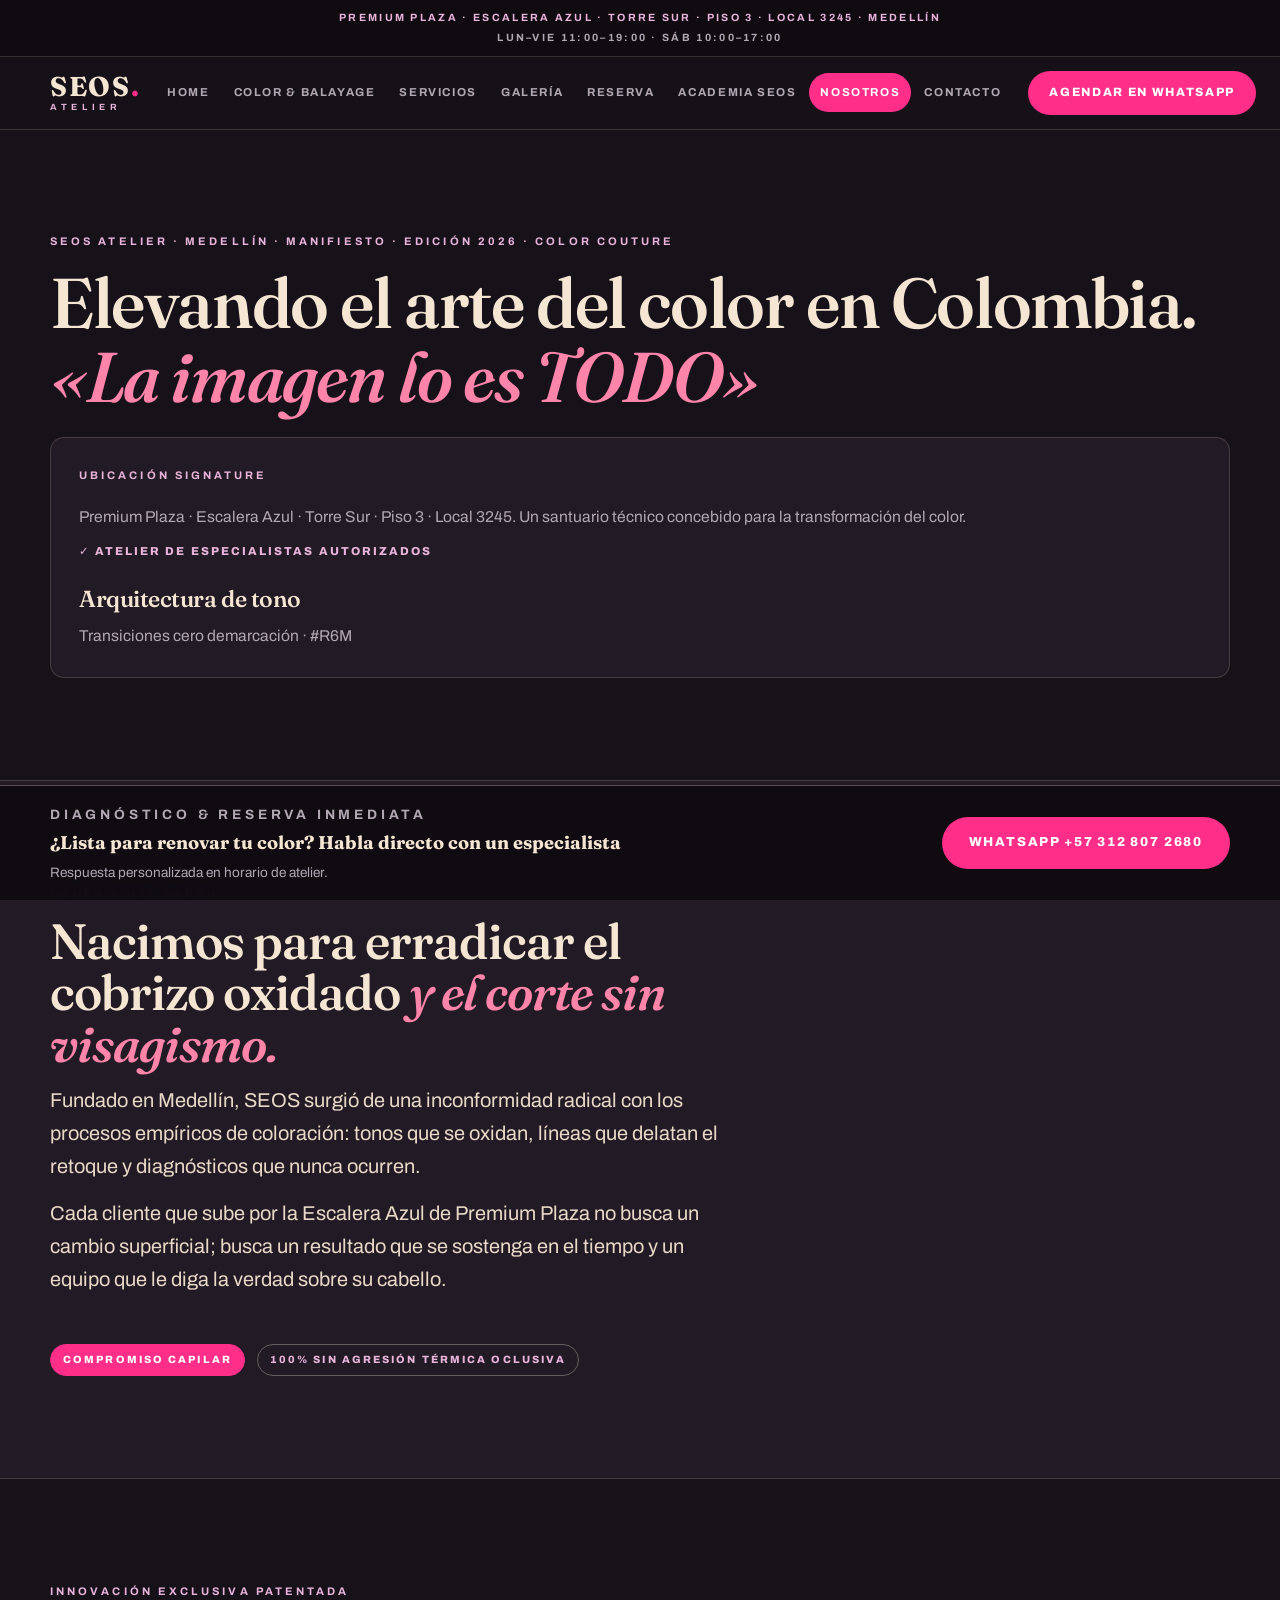
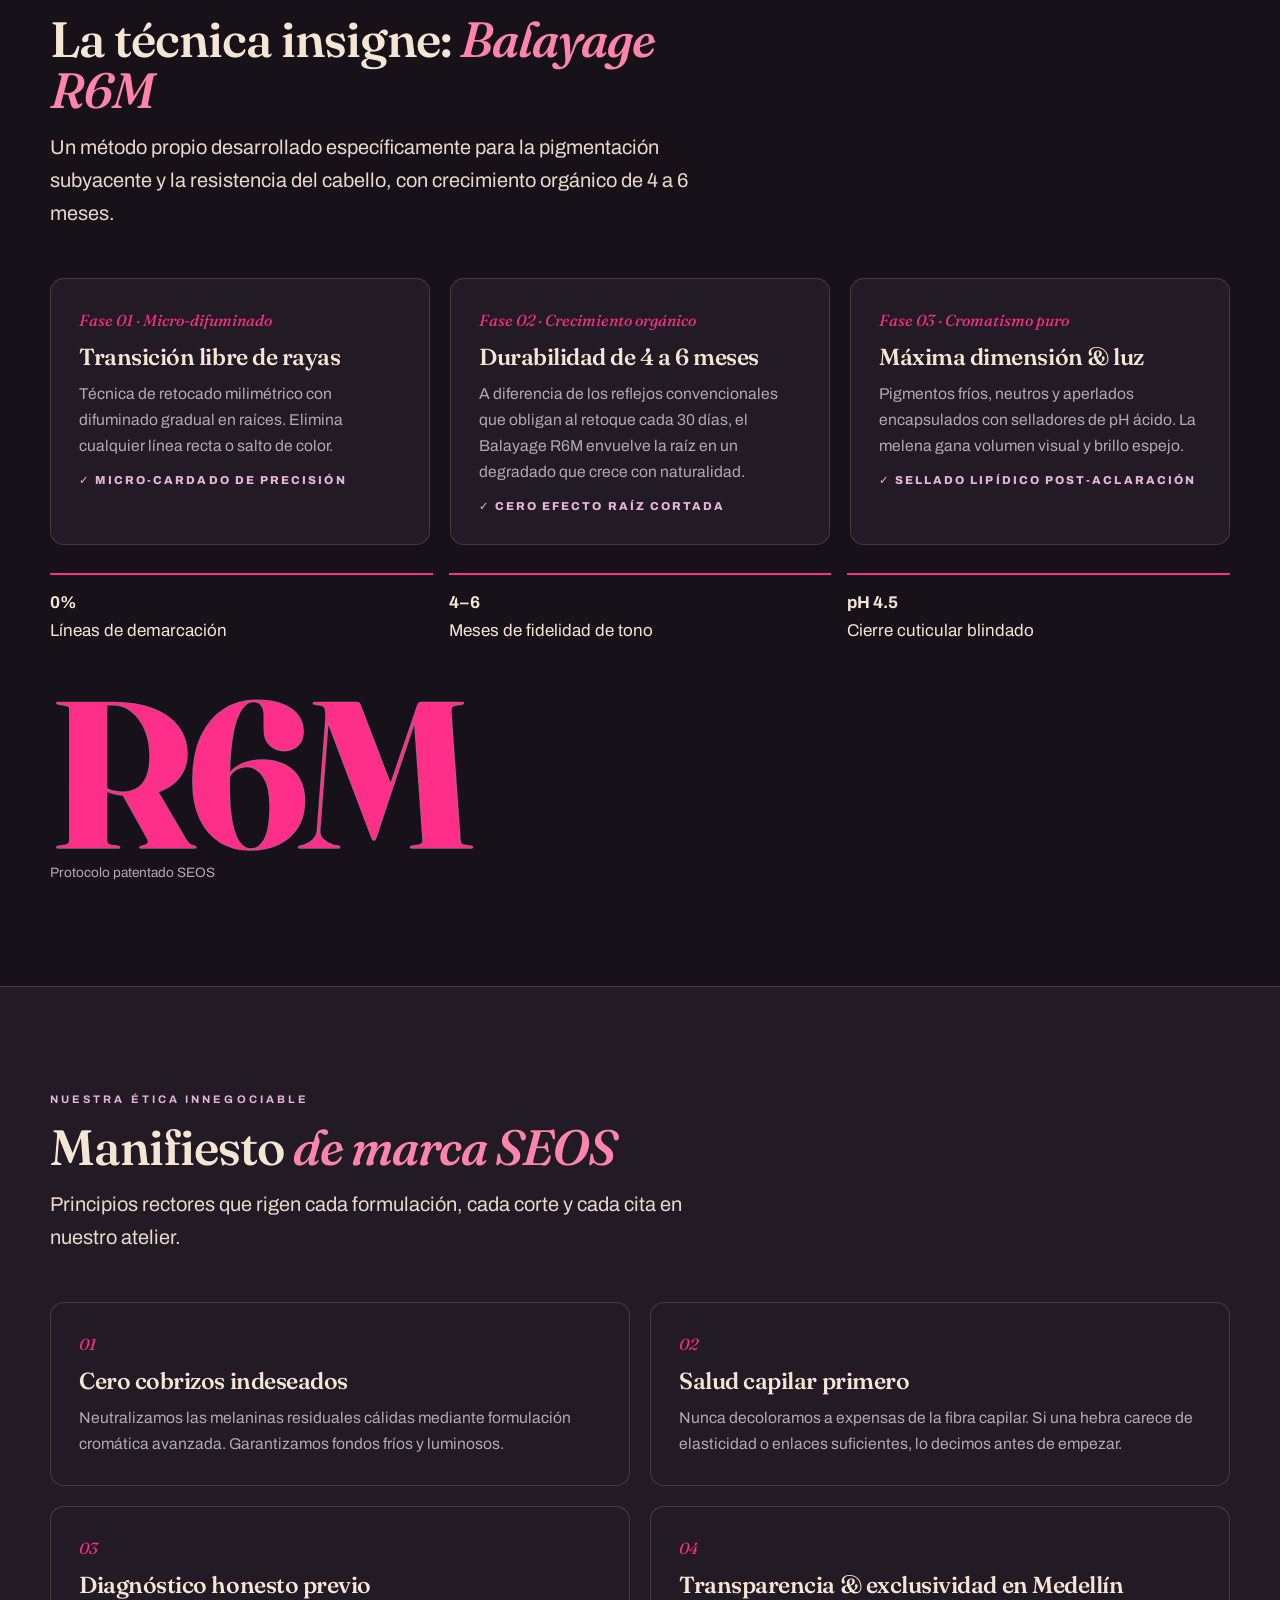
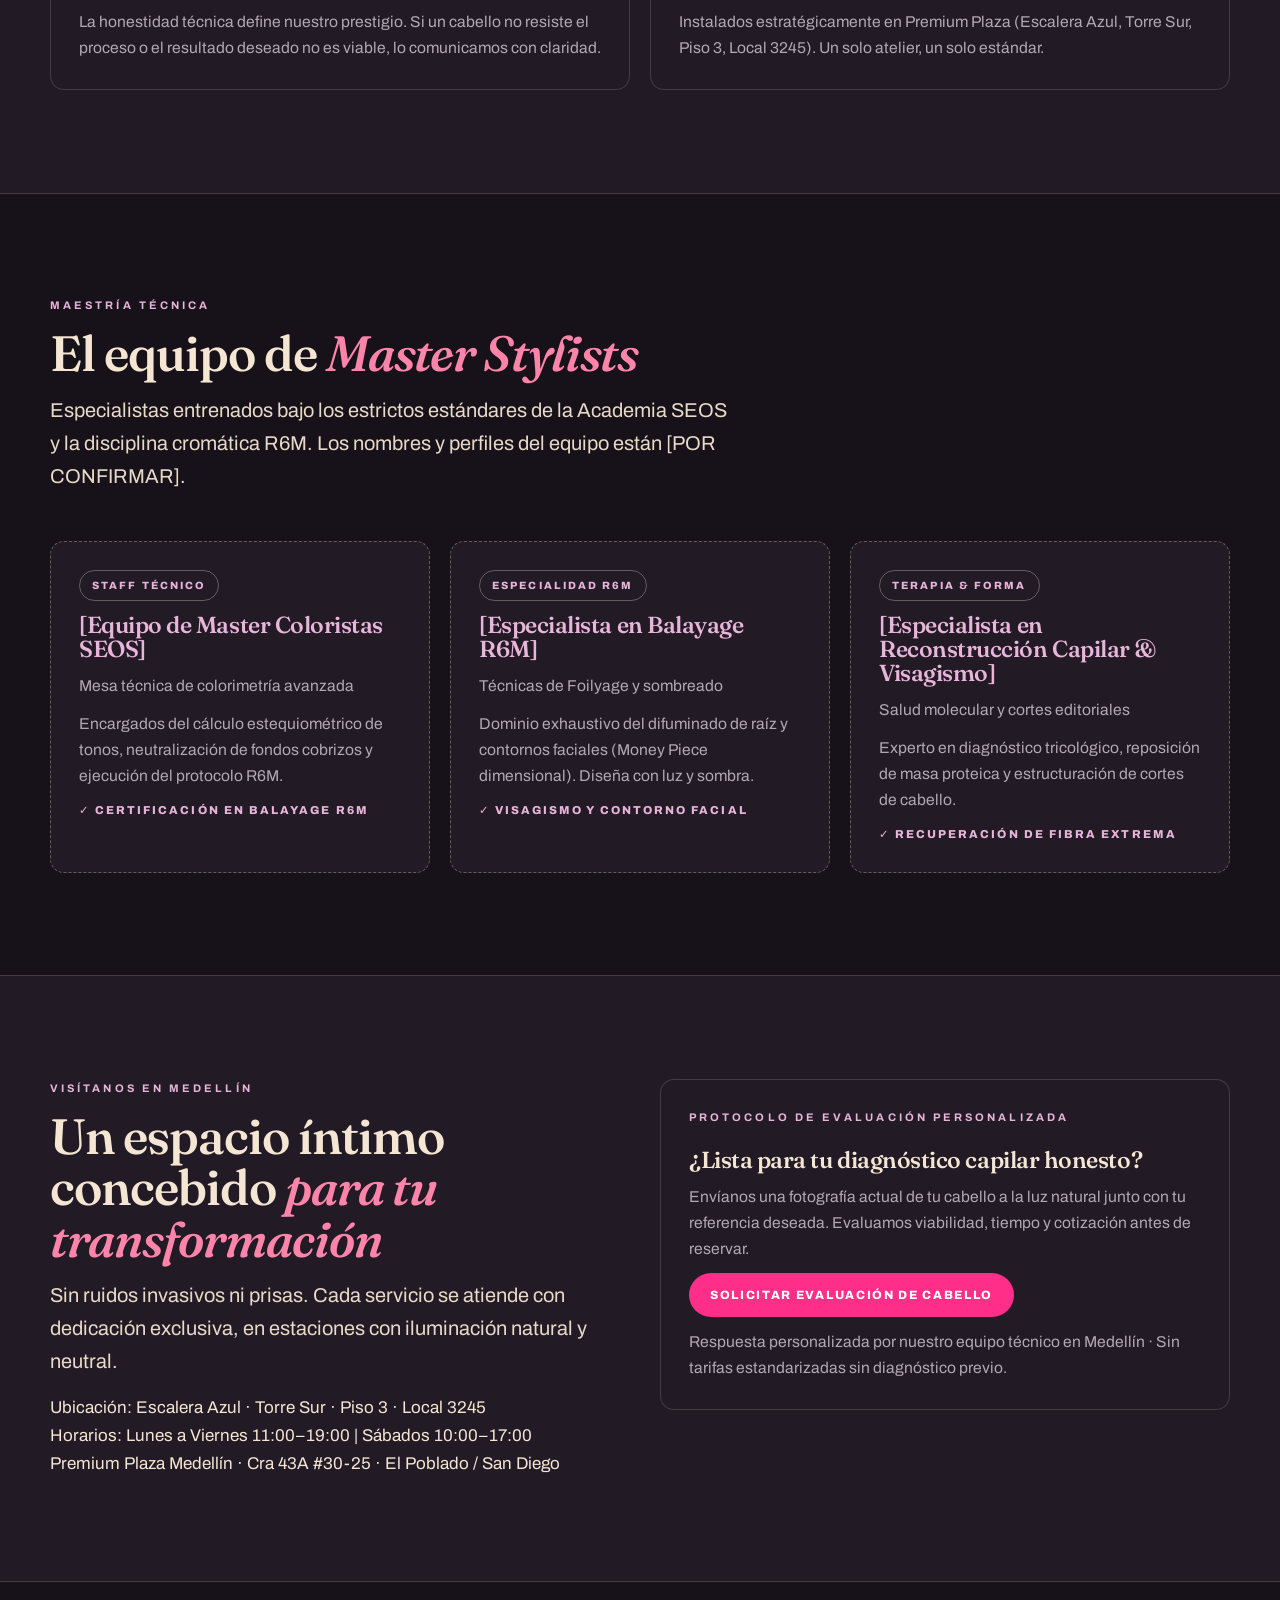
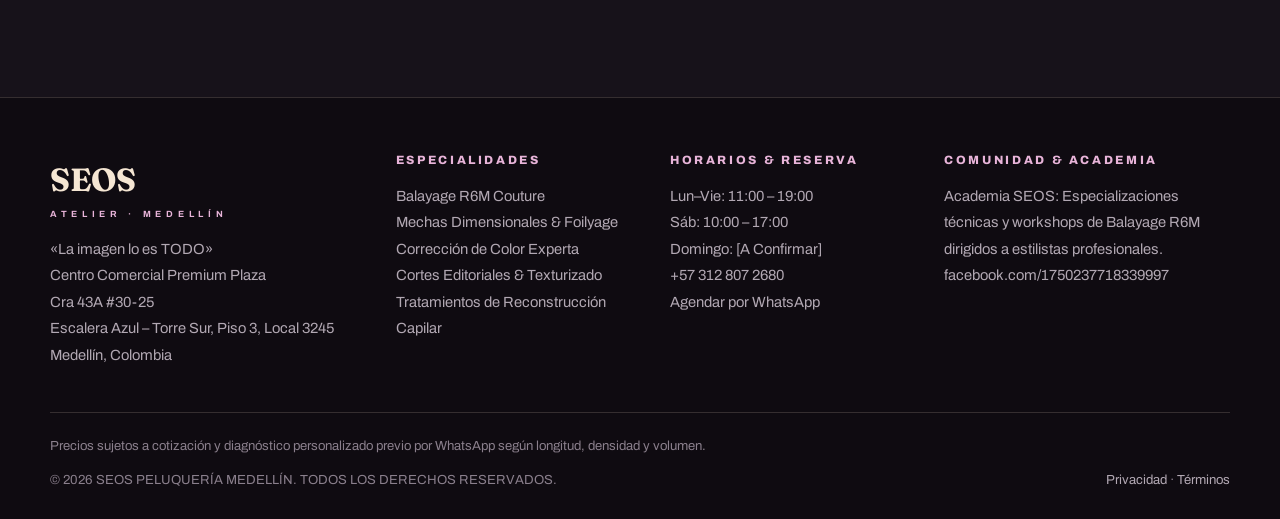
<file: nosotros.html>
<!DOCTYPE html>
<html lang="es-CO">
<head>
<meta charset="utf-8">
<meta name="viewport" content="width=device-width, initial-scale=1">
<title>SEOS Peluquería — Nosotros & Filosofía R6M | Medellín</title>
<meta name="description" content="Nacimos para erradicar el cobrizo oxidado y el corte sin visagismo. Manifiesto, ética y equipo de SEOS Peluquería en Premium Plaza, Medellín.">
<meta property="og:title" content="SEOS Peluquería — Nosotros & Filosofía R6M | Medellín">
<meta property="og:description" content="Nacimos para erradicar el cobrizo oxidado y el corte sin visagismo. Manifiesto, ética y equipo de SEOS Peluquería en Premium Plaza, Medellín.">
<meta property="og:type" content="website">
<link rel="stylesheet" href="assets/css/style.css">
<link rel="icon" href="data:image/svg+xml,%3Csvg xmlns='http://www.w3.org/2000/svg' viewBox='0 0 64 64'%3E%3Crect width='64' height='64' rx='12' fill='%2317121A'/%3E%3Ctext x='32' y='42' font-family='Georgia' font-size='28' fill='%23FF2E88' text-anchor='middle'%3ES%3C/text%3E%3C/svg%3E">
</head>
<body>
<div class="topbar"><b>Premium Plaza · Escalera Azul · Torre Sur · Piso 3 · Local 3245 · Medellín</b><br>Lun–Vie 11:00–19:00 · Sáb 10:00–17:00</div>
<header class="site-header"><div class="wrap header-in">
<a class="logo" href="index.html">SEOS<span class="accent">.</span><small>ATELIER</small></a>
<button class="nav-toggle" aria-expanded="false" aria-controls="mainNav">MENÚ ☰</button>
<nav class="main-nav" id="mainNav" aria-label="Navegación principal"><a href="index.html" class="">Home</a><a href="color-babayage.html" class="">Color & Balayage</a><a href="servicios.html" class="">Servicios</a><a href="galeria.html" class="">Galería</a><a href="reserva.html" class="">Reserva</a><a href="academia.html" class="">Academia SEOS</a><a href="nosotros.html" class="active">Nosotros</a><a href="contacto.html" class="">Contacto</a></nav>
<a class="btn btn-primary btn-sm header-cta" href="https://wa.me/573128072680" target="_blank" rel="noopener">Agendar en WhatsApp</a>
</div></header>
<main>

<section><div class="wrap">
<p class="eyebrow">SEOS Atelier · Medellín · Manifiesto · Edición 2026 · Color Couture</p>
<h1 style="margin:16px 0">Elevando el arte del color en Colombia. <em>«La imagen lo es TODO»</em></h1>
<div class="card" style="margin-top:24px">
<span class="eyebrow">Ubicación signature</span>
<p style="margin-top:8px">Premium Plaza · Escalera Azul · Torre Sur · Piso 3 · Local 3245. Un santuario técnico concebido para la transformación del color.</p>
<p class="check">✓ Atelier de especialistas autorizados</p>
<h3 style="margin-top:14px">Arquitectura de tono</h3><p>Transiciones cero demarcación · #R6M</p>
</div></div></section>

<section class="band"><div class="wrap">
<div class="section-head"><p class="eyebrow">Génesis del salón</p>
<h2>Nacimos para erradicar el cobrizo oxidado <em>y el corte sin visagismo.</em></h2>
<p class="lede">Fundado en Medellín, SEOS surgió de una inconformidad radical con los procesos empíricos de coloración: tonos que se oxidan, líneas que delatan el retoque y diagnósticos que nunca ocurren.</p>
<p class="lede" style="margin-top:14px">Cada cliente que sube por la Escalera Azul de Premium Plaza no busca un cambio superficial; busca un resultado que se sostenga en el tiempo y un equipo que le diga la verdad sobre su cabello.</p></div>
<p><span class="tag magenta">Compromiso capilar</span> <span class="tag" style="margin-left:8px">100% sin agresión térmica oclusiva</span></p>
</div></section>

<section><div class="wrap">
<div class="section-head"><p class="eyebrow">Innovación exclusiva patentada</p>
<h2>La técnica insigne: <em>Balayage R6M</em></h2>
<p class="lede">Un método propio desarrollado específicamente para la pigmentación subyacente y la resistencia del cabello, con crecimiento orgánico de 4 a 6 meses.</p></div>
<div class="grid g3">
<article class="card"><span class="num">Fase 01 · Micro-difuminado</span><h3>Transición libre de rayas</h3>
<p>Técnica de retocado milimétrico con difuminado gradual en raíces. Elimina cualquier línea recta o salto de color.</p><span class="check">✓ Micro-cardado de precisión</span></article>
<article class="card"><span class="num">Fase 02 · Crecimiento orgánico</span><h3>Durabilidad de 4 a 6 meses</h3>
<p>A diferencia de los reflejos convencionales que obligan al retoque cada 30 días, el Balayage R6M envuelve la raíz en un degradado que crece con naturalidad.</p><span class="check">✓ Cero efecto raíz cortada</span></article>
<article class="card"><span class="num">Fase 03 · Cromatismo puro</span><h3>Máxima dimensión &amp; luz</h3>
<p>Pigmentos fríos, neutros y aperlados encapsulados con selladores de pH ácido. La melena gana volumen visual y brillo espejo.</p><span class="check">✓ Sellado lipídico post-aclaración</span></article>
</div>
<div class="stat-row"><div class="stat"><b>0%</b><span>Líneas de demarcación</span></div>
<div class="stat"><b>4–6</b><span>Meses de fidelidad de tono</span></div>
<div class="stat"><b>pH 4.5</b><span>Cierre cuticular blindado</span></div></div>
<div class="big-mono" style="margin-top:40px" aria-hidden="true">R6M<span class="fill">R6M</span></div>
<p class="small">Protocolo patentado SEOS</p>
</div></section>

<section class="band"><div class="wrap">
<div class="section-head"><p class="eyebrow">Nuestra ética innegociable</p>
<h2>Manifiesto <em>de marca SEOS</em></h2>
<p class="lede">Principios rectores que rigen cada formulación, cada corte y cada cita en nuestro atelier.</p></div>
<div class="grid g2">
<article class="card"><span class="num">01</span><h3>Cero cobrizos indeseados</h3><p>Neutralizamos las melaninas residuales cálidas mediante formulación cromática avanzada. Garantizamos fondos fríos y luminosos.</p></article>
<article class="card"><span class="num">02</span><h3>Salud capilar primero</h3><p>Nunca decoloramos a expensas de la fibra capilar. Si una hebra carece de elasticidad o enlaces suficientes, lo decimos antes de empezar.</p></article>
<article class="card"><span class="num">03</span><h3>Diagnóstico honesto previo</h3><p>La honestidad técnica define nuestro prestigio. Si un cabello no resiste el proceso o el resultado deseado no es viable, lo comunicamos con claridad.</p></article>
<article class="card"><span class="num">04</span><h3>Transparencia &amp; exclusividad en Medellín</h3><p>Instalados estratégicamente en Premium Plaza (Escalera Azul, Torre Sur, Piso 3, Local 3245). Un solo atelier, un solo estándar.</p></article>
</div></div></section>

<section><div class="wrap">
<div class="section-head"><p class="eyebrow">Maestría técnica</p>
<h2>El equipo de <em>Master Stylists</em></h2>
<p class="lede">Especialistas entrenados bajo los estrictos estándares de la Academia SEOS y la disciplina cromática R6M. Los nombres y perfiles del equipo están [POR CONFIRMAR].</p></div>
<div class="grid g3">
<article class="card team-card"><span class="tag">Staff técnico</span><h3>[Equipo de Master Coloristas SEOS]</h3>
<p class="muted">Mesa técnica de colorimetría avanzada</p>
<p>Encargados del cálculo estequiométrico de tonos, neutralización de fondos cobrizos y ejecución del protocolo R6M.</p>
<span class="check">✓ Certificación en Balayage R6M</span></article>
<article class="card team-card"><span class="tag">Especialidad R6M</span><h3>[Especialista en Balayage R6M]</h3>
<p class="muted">Técnicas de Foilyage y sombreado</p>
<p>Dominio exhaustivo del difuminado de raíz y contornos faciales (Money Piece dimensional). Diseña con luz y sombra.</p>
<span class="check">✓ Visagismo y contorno facial</span></article>
<article class="card team-card"><span class="tag">Terapia &amp; forma</span><h3>[Especialista en Reconstrucción Capilar &amp; Visagismo]</h3>
<p class="muted">Salud molecular y cortes editoriales</p>
<p>Experto en diagnóstico tricológico, reposición de masa proteica y estructuración de cortes de cabello.</p>
<span class="check">✓ Recuperación de fibra extrema</span></article>
</div></div></section>

<section class="band"><div class="wrap"><div class="split">
<div>
<p class="eyebrow">Visítanos en Medellín</p>
<h2 style="margin:14px 0">Un espacio íntimo concebido <em>para tu transformación</em></h2>
<p class="lede">Sin ruidos invasivos ni prisas. Cada servicio se atiende con dedicación exclusiva, en estaciones con iluminación natural y neutral.</p>
<p style="margin-top:16px">Ubicación: Escalera Azul · Torre Sur · Piso 3 · Local 3245<br>Horarios: Lunes a Viernes 11:00–19:00 | Sábados 10:00–17:00<br>Premium Plaza Medellín · Cra 43A #30-25 · El Poblado / San Diego</p>
</div>
<div class="card"><span class="eyebrow">Protocolo de evaluación personalizada</span>
<h3 style="margin-top:10px">¿Lista para tu diagnóstico capilar honesto?</h3>
<p>Envíanos una fotografía actual de tu cabello a la luz natural junto con tu referencia deseada. Evaluamos viabilidad, tiempo y cotización antes de reservar.</p>
<p><a class="btn btn-primary btn-sm" href="https://wa.me/573128072680" target="_blank" rel="noopener">Solicitar evaluación de cabello</a></p>
<p class="small">Respuesta personalizada por nuestro equipo técnico en Medellín · Sin tarifas estandarizadas sin diagnóstico previo.</p></div>
</div></div></section>

</main>
<div class="sticky-bar"><div class="wrap sticky-in">
<div class="txt"><span class="eyebrow">Diagnóstico &amp; reserva inmediata</span><b>¿Lista para renovar tu color? Habla directo con un especialista</b><span>Respuesta personalizada en horario de atelier.</span></div>
<a class="btn btn-primary" href="https://wa.me/573128072680" target="_blank" rel="noopener">WhatsApp +57 312 807 2680</a>
</div></div>
<footer class="site-footer"><div class="wrap">
<div class="foot-grid">
<div><div class="foot-logo">SEOS<small>ATELIER · MEDELLÍN</small></div>
<p style="margin-top:14px">«La imagen lo es TODO»</p>
<p>Centro Comercial Premium Plaza<br>Cra 43A #30-25<br>Escalera Azul – Torre Sur, Piso 3, Local 3245<br>Medellín, Colombia</p></div>
<div><h4>Especialidades</h4><ul>
<li>Balayage R6M Couture</li><li>Mechas Dimensionales &amp; Foilyage</li><li>Corrección de Color Experta</li>
<li>Cortes Editoriales &amp; Texturizado</li><li>Tratamientos de Reconstrucción Capilar</li></ul></div>
<div><h4>Horarios &amp; Reserva</h4><ul>
<li>Lun–Vie: 11:00 – 19:00</li><li>Sáb: 10:00 – 17:00</li><li>Domingo: [A Confirmar]</li>
<li><a href="https://wa.me/573128072680" target="_blank" rel="noopener">+57 312 807 2680</a></li>
<li><a href="https://wa.me/573128072680" target="_blank" rel="noopener">Agendar por WhatsApp</a></li></ul></div>
<div><h4>Comunidad &amp; Academia</h4>
<p>Academia SEOS: Especializaciones técnicas y workshops de Balayage R6M dirigidos a estilistas profesionales.</p>
<p><a href="https://www.facebook.com/1750237718339997" target="_blank" rel="noopener">facebook.com/1750237718339997</a></p></div>
</div>
<div class="foot-bottom">
<span>Precios sujetos a cotización y diagnóstico personalizado previo por WhatsApp según longitud, densidad y volumen.</span>
<span>© 2026 SEOS PELUQUERÍA MEDELLÍN. TODOS LOS DERECHOS RESERVADOS.</span>
<span><a href="privacidad.html">Privacidad</a> · <a href="terminos.html">Términos</a></span>
</div></div></footer>
<script src="assets/js/main.js"></script>
</body>
</html>
</file>
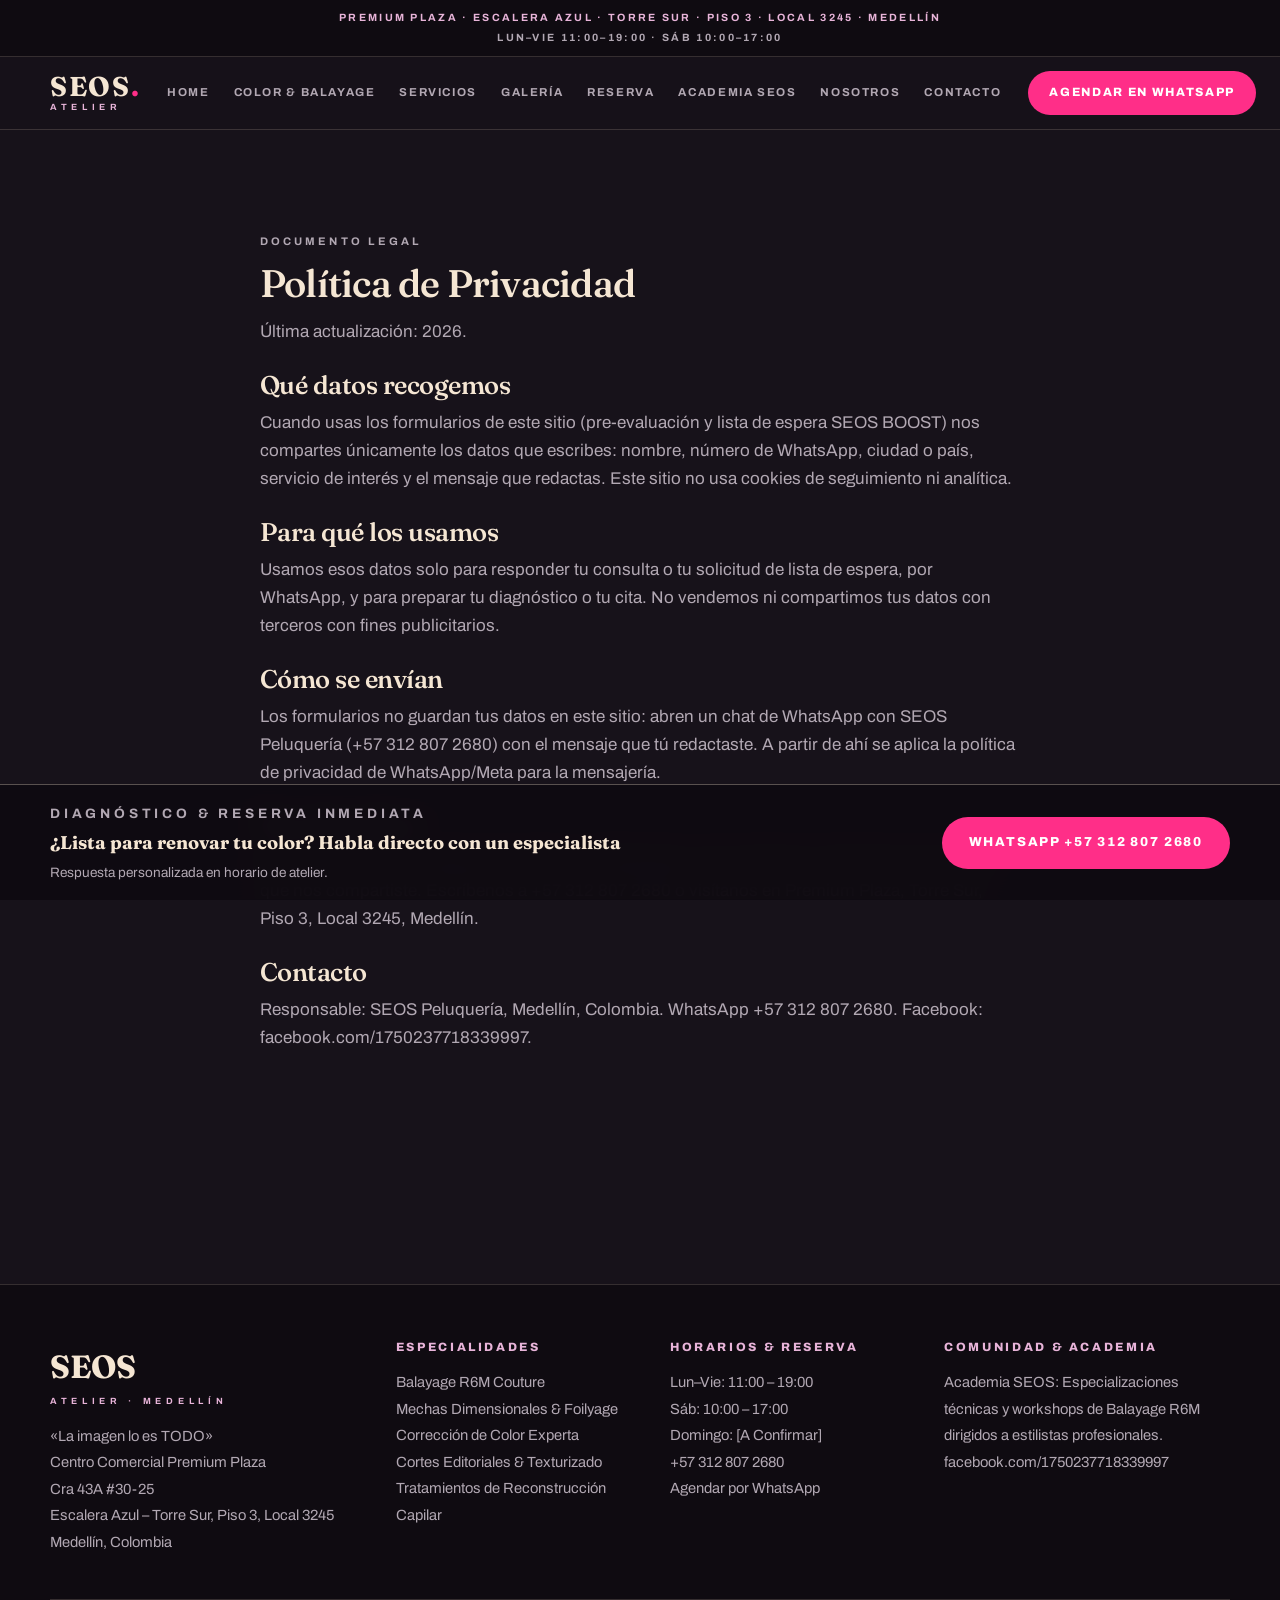
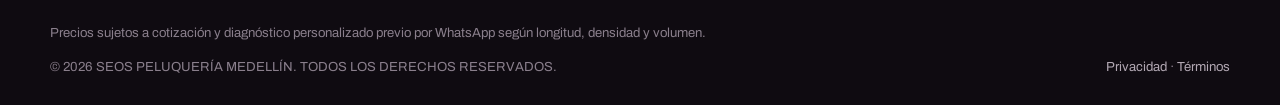
<file: privacidad.html>
<!DOCTYPE html>
<html lang="es-CO">
<head>
<meta charset="utf-8">
<meta name="viewport" content="width=device-width, initial-scale=1">
<title>SEOS Peluquería — Política de Privacidad</title>
<meta name="description" content="Cómo SEOS Peluquería trata los datos que compartes en sus formularios y por WhatsApp.">
<meta property="og:title" content="SEOS Peluquería — Política de Privacidad">
<meta property="og:description" content="Cómo SEOS Peluquería trata los datos que compartes en sus formularios y por WhatsApp.">
<meta property="og:type" content="website">
<link rel="stylesheet" href="assets/css/style.css">
<link rel="icon" href="data:image/svg+xml,%3Csvg xmlns='http://www.w3.org/2000/svg' viewBox='0 0 64 64'%3E%3Crect width='64' height='64' rx='12' fill='%2317121A'/%3E%3Ctext x='32' y='42' font-family='Georgia' font-size='28' fill='%23FF2E88' text-anchor='middle'%3ES%3C/text%3E%3C/svg%3E">
</head>
<body>
<div class="topbar"><b>Premium Plaza · Escalera Azul · Torre Sur · Piso 3 · Local 3245 · Medellín</b><br>Lun–Vie 11:00–19:00 · Sáb 10:00–17:00</div>
<header class="site-header"><div class="wrap header-in">
<a class="logo" href="index.html">SEOS<span class="accent">.</span><small>ATELIER</small></a>
<button class="nav-toggle" aria-expanded="false" aria-controls="mainNav">MENÚ ☰</button>
<nav class="main-nav" id="mainNav" aria-label="Navegación principal"><a href="index.html" class="">Home</a><a href="color-babayage.html" class="">Color & Balayage</a><a href="servicios.html" class="">Servicios</a><a href="galeria.html" class="">Galería</a><a href="reserva.html" class="">Reserva</a><a href="academia.html" class="">Academia SEOS</a><a href="nosotros.html" class="">Nosotros</a><a href="contacto.html" class="">Contacto</a></nav>
<a class="btn btn-primary btn-sm header-cta" href="https://wa.me/573128072680" target="_blank" rel="noopener">Agendar en WhatsApp</a>
</div></header>
<main>
<section><div class="wrap legal">
<p class="eyebrow">Documento legal</p>
<h1 style="font-size:2.4rem;margin:14px 0">Política de Privacidad</h1>
<p>Última actualización: 2026.</p>
<h2>Qué datos recogemos</h2>
<p>Cuando usas los formularios de este sitio (pre-evaluación y lista de espera SEOS BOOST) nos compartes únicamente los datos que escribes: nombre, número de WhatsApp, ciudad o país, servicio de interés y el mensaje que redactas. Este sitio no usa cookies de seguimiento ni analítica.</p>
<h2>Para qué los usamos</h2>
<p>Usamos esos datos solo para responder tu consulta o tu solicitud de lista de espera, por WhatsApp, y para preparar tu diagnóstico o tu cita. No vendemos ni compartimos tus datos con terceros con fines publicitarios.</p>
<h2>Cómo se envían</h2>
<p>Los formularios no guardan tus datos en este sitio: abren un chat de WhatsApp con SEOS Peluquería (+57 312 807 2680) con el mensaje que tú redactaste. A partir de ahí se aplica la política de privacidad de WhatsApp/Meta para la mensajería.</p>
<h2>Tus derechos</h2>
<p>Puedes pedirnos en cualquier momento, por WhatsApp, que corrijamos o eliminemos los datos que nos compartiste. Escríbenos a +57 312 807 2680 o visítanos en Premium Plaza, Torre Sur, Piso 3, Local 3245, Medellín.</p>
<h2>Contacto</h2>
<p>Responsable: SEOS Peluquería, Medellín, Colombia. WhatsApp +57 312 807 2680. Facebook: facebook.com/1750237718339997.</p>
</div></section>

</main>
<div class="sticky-bar"><div class="wrap sticky-in">
<div class="txt"><span class="eyebrow">Diagnóstico &amp; reserva inmediata</span><b>¿Lista para renovar tu color? Habla directo con un especialista</b><span>Respuesta personalizada en horario de atelier.</span></div>
<a class="btn btn-primary" href="https://wa.me/573128072680" target="_blank" rel="noopener">WhatsApp +57 312 807 2680</a>
</div></div>
<footer class="site-footer"><div class="wrap">
<div class="foot-grid">
<div><div class="foot-logo">SEOS<small>ATELIER · MEDELLÍN</small></div>
<p style="margin-top:14px">«La imagen lo es TODO»</p>
<p>Centro Comercial Premium Plaza<br>Cra 43A #30-25<br>Escalera Azul – Torre Sur, Piso 3, Local 3245<br>Medellín, Colombia</p></div>
<div><h4>Especialidades</h4><ul>
<li>Balayage R6M Couture</li><li>Mechas Dimensionales &amp; Foilyage</li><li>Corrección de Color Experta</li>
<li>Cortes Editoriales &amp; Texturizado</li><li>Tratamientos de Reconstrucción Capilar</li></ul></div>
<div><h4>Horarios &amp; Reserva</h4><ul>
<li>Lun–Vie: 11:00 – 19:00</li><li>Sáb: 10:00 – 17:00</li><li>Domingo: [A Confirmar]</li>
<li><a href="https://wa.me/573128072680" target="_blank" rel="noopener">+57 312 807 2680</a></li>
<li><a href="https://wa.me/573128072680" target="_blank" rel="noopener">Agendar por WhatsApp</a></li></ul></div>
<div><h4>Comunidad &amp; Academia</h4>
<p>Academia SEOS: Especializaciones técnicas y workshops de Balayage R6M dirigidos a estilistas profesionales.</p>
<p><a href="https://www.facebook.com/1750237718339997" target="_blank" rel="noopener">facebook.com/1750237718339997</a></p></div>
</div>
<div class="foot-bottom">
<span>Precios sujetos a cotización y diagnóstico personalizado previo por WhatsApp según longitud, densidad y volumen.</span>
<span>© 2026 SEOS PELUQUERÍA MEDELLÍN. TODOS LOS DERECHOS RESERVADOS.</span>
<span><a href="privacidad.html">Privacidad</a> · <a href="terminos.html">Términos</a></span>
</div></div></footer>
<script src="assets/js/main.js"></script>
</body>
</html>
</file>
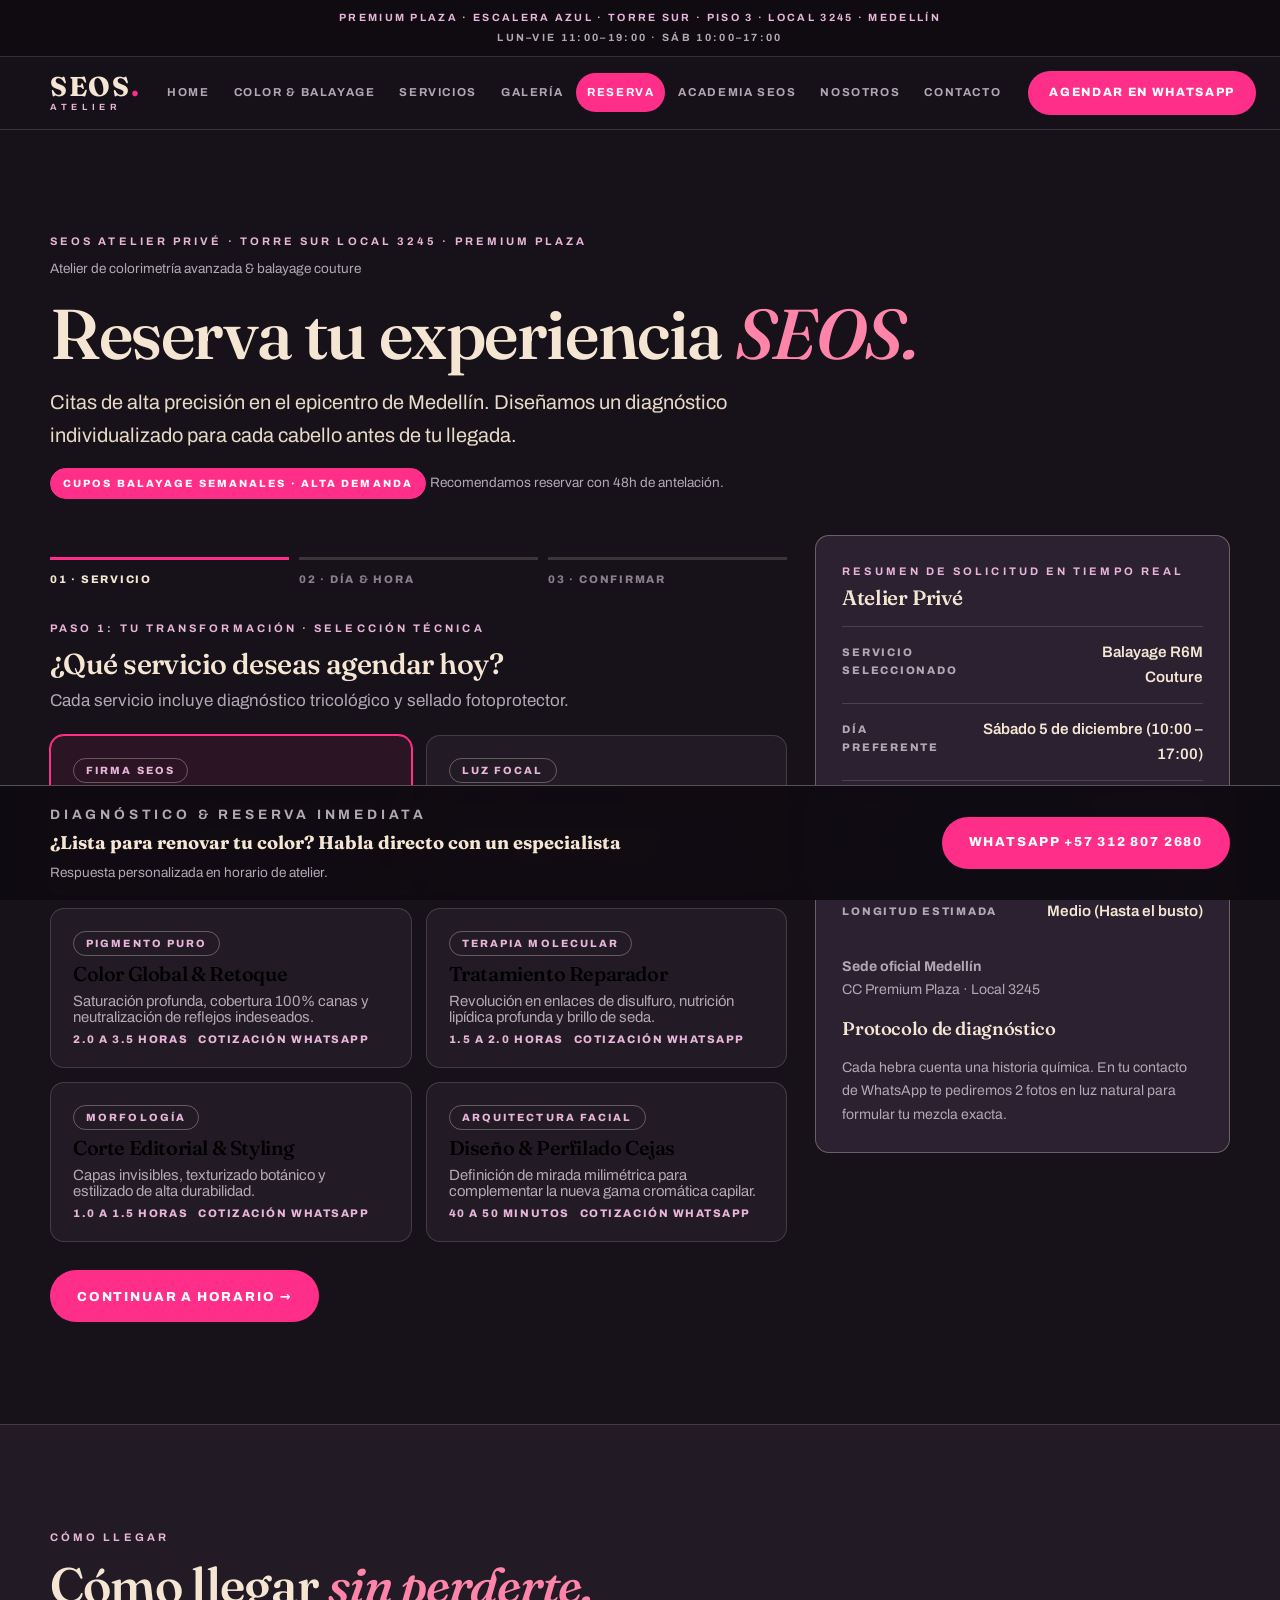
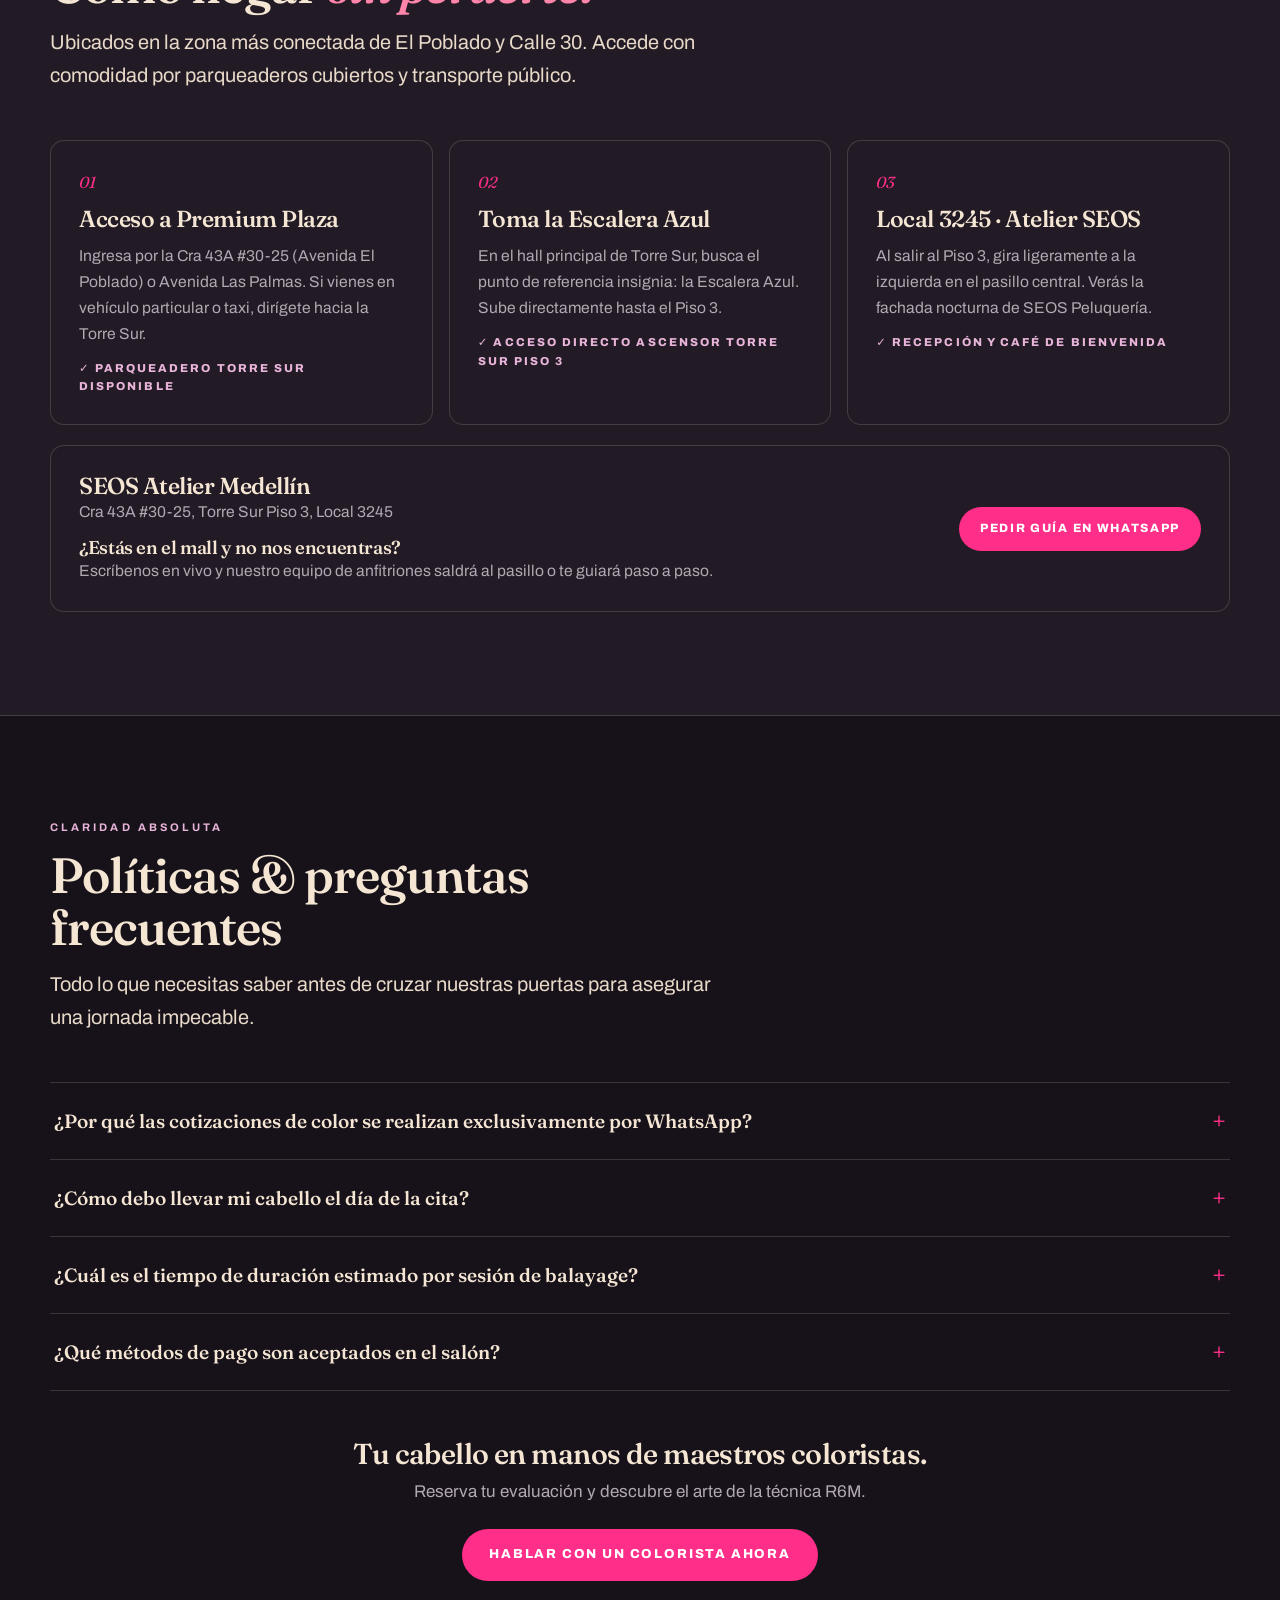
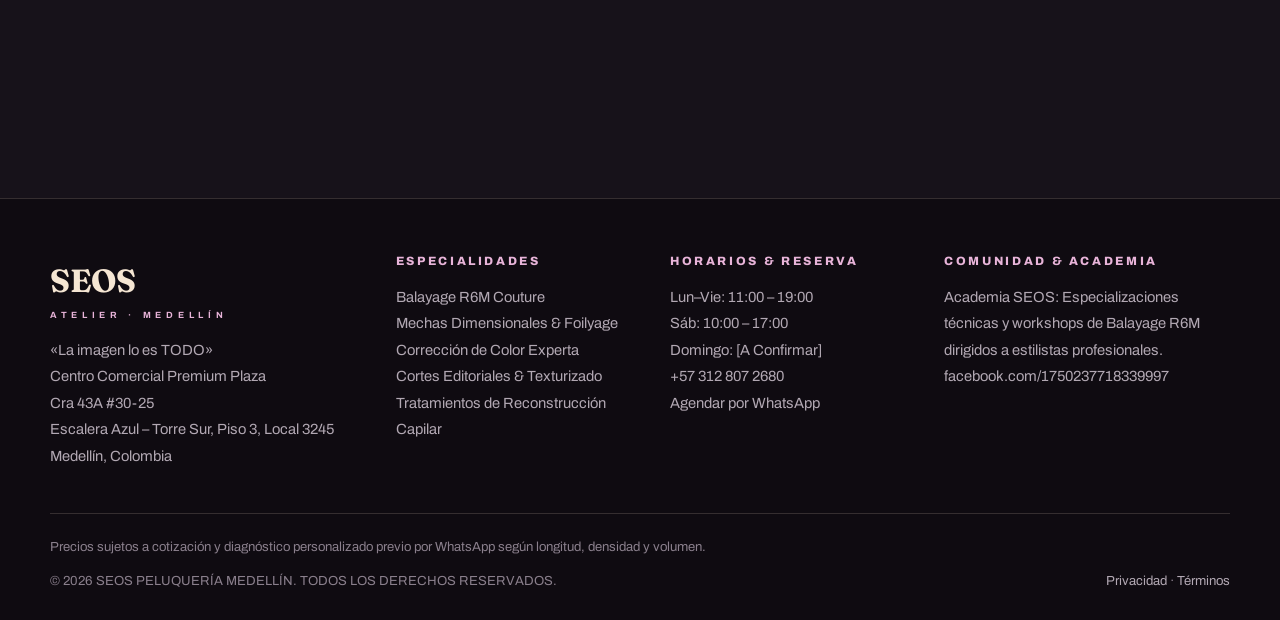
<file: reserva.html>
<!DOCTYPE html>
<html lang="es-CO">
<head>
<meta charset="utf-8">
<meta name="viewport" content="width=device-width, initial-scale=1">
<title>SEOS Peluquería — Reserva & Ubicación Premium Plaza | Medellín</title>
<meta name="description" content="Reserva tu experiencia SEOS: elige el servicio, el día y la hora, y confirma por WhatsApp. Premium Plaza, Torre Sur, Piso 3, Local 3245.">
<meta property="og:title" content="SEOS Peluquería — Reserva & Ubicación Premium Plaza | Medellín">
<meta property="og:description" content="Reserva tu experiencia SEOS: elige el servicio, el día y la hora, y confirma por WhatsApp. Premium Plaza, Torre Sur, Piso 3, Local 3245.">
<meta property="og:type" content="website">
<link rel="stylesheet" href="assets/css/style.css">
<link rel="icon" href="data:image/svg+xml,%3Csvg xmlns='http://www.w3.org/2000/svg' viewBox='0 0 64 64'%3E%3Crect width='64' height='64' rx='12' fill='%2317121A'/%3E%3Ctext x='32' y='42' font-family='Georgia' font-size='28' fill='%23FF2E88' text-anchor='middle'%3ES%3C/text%3E%3C/svg%3E">
</head>
<body>
<div class="topbar"><b>Premium Plaza · Escalera Azul · Torre Sur · Piso 3 · Local 3245 · Medellín</b><br>Lun–Vie 11:00–19:00 · Sáb 10:00–17:00</div>
<header class="site-header"><div class="wrap header-in">
<a class="logo" href="index.html">SEOS<span class="accent">.</span><small>ATELIER</small></a>
<button class="nav-toggle" aria-expanded="false" aria-controls="mainNav">MENÚ ☰</button>
<nav class="main-nav" id="mainNav" aria-label="Navegación principal"><a href="index.html" class="">Home</a><a href="color-babayage.html" class="">Color & Balayage</a><a href="servicios.html" class="">Servicios</a><a href="galeria.html" class="">Galería</a><a href="reserva.html" class="active">Reserva</a><a href="academia.html" class="">Academia SEOS</a><a href="nosotros.html" class="">Nosotros</a><a href="contacto.html" class="">Contacto</a></nav>
<a class="btn btn-primary btn-sm header-cta" href="https://wa.me/573128072680" target="_blank" rel="noopener">Agendar en WhatsApp</a>
</div></header>
<main>

<section><div class="wrap">
<p class="eyebrow">SEOS Atelier Privé · Torre Sur Local 3245 · Premium Plaza</p>
<p class="small" style="margin-top:8px">Atelier de colorimetría avanzada &amp; balayage couture</p>
<h1 style="margin:16px 0">Reserva tu experiencia <em>SEOS.</em></h1>
<p class="lede">Citas de alta precisión en el epicentro de Medellín. Diseñamos un diagnóstico individualizado para cada cabello antes de tu llegada.</p>
<p style="margin-top:16px"><span class="tag magenta">Cupos balayage semanales · Alta demanda</span> <span class="small">Recomendamos reservar con 48h de antelación.</span></p>

<div class="reserva-layout" style="margin-top:36px"><div data-reserva>
<div class="stepper" aria-label="Pasos de reserva">
<div class="st on">01 · Servicio</div><div class="st">02 · Día &amp; hora</div><div class="st">03 · Confirmar</div></div>

<div class="step-pane active" data-step="1">
<p class="eyebrow">Paso 1: Tu transformación · Selección técnica</p>
<h3 style="margin:12px 0 8px">¿Qué servicio deseas agendar hoy?</h3>
<p class="muted">Cada servicio incluye diagnóstico tricológico y sellado fotoprotector.</p>
<div class="svc-grid" style="margin-top:20px"><button type="button" class="svc selected" data-service="balayage">
<span class="tag">Firma SEOS</span><h4>Balayage R6M</h4><p>Técnica estrella de degradado fundido. Acabado haute-couture con contraste micro y macro.</p>
<span class="meta"><span>3.5 a 5.0 horas</span><span>Cotización WhatsApp</span></span></button><button type="button" class="svc" data-service="mechas">
<span class="tag">Luz focal</span><h4>Mechas & Babylights</h4><p>Entramado microscópico de foils para aclarar desde la raíz sin marcas bruscas.</p>
<span class="meta"><span>3.0 a 4.5 horas</span><span>Cotización WhatsApp</span></span></button><button type="button" class="svc" data-service="color">
<span class="tag">Pigmento puro</span><h4>Color Global & Retoque</h4><p>Saturación profunda, cobertura 100% canas y neutralización de reflejos indeseados.</p>
<span class="meta"><span>2.0 a 3.5 horas</span><span>Cotización WhatsApp</span></span></button><button type="button" class="svc" data-service="tratamiento">
<span class="tag">Terapia molecular</span><h4>Tratamiento Reparador</h4><p>Revolución en enlaces de disulfuro, nutrición lipídica profunda y brillo de seda.</p>
<span class="meta"><span>1.5 a 2.0 horas</span><span>Cotización WhatsApp</span></span></button><button type="button" class="svc" data-service="corte">
<span class="tag">Morfología</span><h4>Corte Editorial & Styling</h4><p>Capas invisibles, texturizado botánico y estilizado de alta durabilidad.</p>
<span class="meta"><span>1.0 a 1.5 horas</span><span>Cotización WhatsApp</span></span></button><button type="button" class="svc" data-service="cejas">
<span class="tag">Arquitectura facial</span><h4>Diseño & Perfilado Cejas</h4><p>Definición de mirada milimétrica para complementar la nueva gama cromática capilar.</p>
<span class="meta"><span>40 a 50 minutos</span><span>Cotización WhatsApp</span></span></button></div>
<div class="wizard-nav"><button type="button" class="btn btn-primary" data-goto="2">Continuar a horario →</button></div>
</div>

<div class="step-pane" data-step="2">
<p class="eyebrow">Paso 2: Día y horario</p>
<h3 style="margin:12px 0 8px">Elige tu día y tu hora</h3>
<p class="muted">Lunes a viernes 11:00–19:00 · Sábados 10:00–17:00. Los domingos están [A Confirmar] y no se pueden reservar en línea.</p>
<span class="field-label">Día preferente</span>
<div class="day-grid" id="dayGrid"></div>
<span class="field-label">Hora disponible</span>
<div class="slot-grid" id="slotGrid"></div>
<span class="field-label">Longitud estimada</span>
<div class="seg">
<button type="button" class="chip" data-length="Corto (Hasta los hombros)">Corto</button>
<button type="button" class="chip active" data-length="Medio (Hasta el busto)">Medio · hasta el busto</button>
<button type="button" class="chip" data-length="Largo (Más allá del busto)">Largo</button>
</div>
<div class="wizard-nav">
<button type="button" class="btn btn-ghost" data-goto="1">← Volver a servicios</button>
<button type="button" class="btn btn-primary" data-goto="3">Revisar y confirmar →</button></div>
</div>

<div class="step-pane" data-step="3">
<p class="eyebrow">Paso 3: Confirmar por WhatsApp</p>
<h3 style="margin:12px 0 8px">Revisa tu solicitud</h3>
<p class="muted">Al confirmar se abrirá WhatsApp con tu mensaje ya redactado. El equipo te confirma disponibilidad y cotización en el chat.</p>
<div class="card" style="margin-top:20px">
<div class="sum-row"><span>Servicio</span><span id="revService">—</span></div>
<div class="sum-row"><span>Día</span><span id="revDay">—</span></div>
<div class="sum-row"><span>Hora</span><span id="revTime">—</span></div>
<div class="sum-row"><span>Longitud</span><span id="revLength">—</span></div>
</div>
<p class="small" style="margin-top:14px">Mensaje que se enviará:</p>
<p class="small" id="msgPreview" style="color:var(--lilac)">—</p>
<div class="wizard-nav">
<button type="button" class="btn btn-ghost" data-goto="2">← Cambiar día u hora</button>
<a class="btn btn-primary" id="confirmWa" href="https://wa.me/573128072680" target="_blank" rel="noopener">Confirmar reserva por WhatsApp →</a></div>
</div>
</div>

<aside class="summary" aria-label="Resumen de solicitud">
<p class="eyebrow">Resumen de solicitud en tiempo real</p><h3>Atelier Privé</h3>
<div class="sum-row"><span>Servicio seleccionado</span><span id="sumService">Balayage R6M Couture</span></div>
<div class="sum-row"><span>Día preferente</span><span id="sumDay">Sábado (10:00 – 17:00)</span></div>
<div class="sum-row"><span>Franja</span><span id="sumFranja">Jornada Mañana</span></div>
<div class="sum-row"><span>Hora</span><span id="sumTime">—</span></div>
<div class="sum-row"><span>Longitud estimada</span><span id="sumLength">Medio (Hasta el busto)</span></div>
<p class="note"><strong>Sede oficial Medellín</strong><br>CC Premium Plaza · Local 3245</p>
<h4 style="margin-top:18px">Protocolo de diagnóstico</h4>
<p class="note">Cada hebra cuenta una historia química. En tu contacto de WhatsApp te pediremos 2 fotos en luz natural para formular tu mezcla exacta.</p>
</aside></div>
</div></section>

<section class="band"><div class="wrap">
<div class="section-head"><p class="eyebrow">Cómo llegar</p>
<h2>Cómo llegar <em>sin perderte.</em></h2>
<p class="lede">Ubicados en la zona más conectada de El Poblado y Calle 30. Accede con comodidad por parqueaderos cubiertos y transporte público.</p></div>
<div class="way-steps">
<article class="card"><span class="num">01</span><h3>Acceso a Premium Plaza</h3>
<p>Ingresa por la Cra 43A #30-25 (Avenida El Poblado) o Avenida Las Palmas. Si vienes en vehículo particular o taxi, dirígete hacia la Torre Sur.</p>
<span class="check">✓ Parqueadero Torre Sur disponible</span></article>
<article class="card"><span class="num">02</span><h3>Toma la Escalera Azul</h3>
<p>En el hall principal de Torre Sur, busca el punto de referencia insignia: la Escalera Azul. Sube directamente hasta el Piso 3.</p>
<span class="check">✓ Acceso directo ascensor Torre Sur Piso 3</span></article>
<article class="card"><span class="num">03</span><h3>Local 3245 · Atelier SEOS</h3>
<p>Al salir al Piso 3, gira ligeramente a la izquierda en el pasillo central. Verás la fachada nocturna de SEOS Peluquería.</p>
<span class="check">✓ Recepción y café de bienvenida</span></article>
</div>
<div class="card" style="margin-top:20px;flex-direction:row;flex-wrap:wrap;align-items:center;gap:20px">
<div style="flex:1;min-width:240px"><h3>SEOS Atelier Medellín</h3>
<p>Cra 43A #30-25, Torre Sur Piso 3, Local 3245</p>
<h4 style="margin-top:14px">¿Estás en el mall y no nos encuentras?</h4>
<p>Escríbenos en vivo y nuestro equipo de anfitriones saldrá al pasillo o te guiará paso a paso.</p></div>
<a class="btn btn-primary btn-sm" href="https://wa.me/573128072680" target="_blank" rel="noopener">Pedir guía en WhatsApp</a></div>
</div></section>

<section><div class="wrap">
<div class="section-head"><p class="eyebrow">Claridad absoluta</p>
<h2>Políticas &amp; preguntas frecuentes</h2>
<p class="lede">Todo lo que necesitas saber antes de cruzar nuestras puertas para asegurar una jornada impecable.</p></div>
<div class="faq">
<div class="faq-item"><button class="faq-q" aria-expanded="false">¿Por qué las cotizaciones de color se realizan exclusivamente por WhatsApp?<span class="plus">+</span></button>
<div class="faq-a"><p>Cada cabello tiene longitud, densidad, porosidad e historial químico distintos. La cotización se calcula solo después de un diagnóstico personalizado con tus fotos, por eso no publicamos tarifas genéricas: la cotización exacta llega por WhatsApp antes de tu cita.</p></div></div>
<div class="faq-item"><button class="faq-q" aria-expanded="false">¿Cómo debo llevar mi cabello el día de la cita?<span class="plus">+</span></button>
<div class="faq-a"><p>Asiste con el cabello lavado 24 a 48 horas antes, sin lavarlo el mismo día del servicio de aclarado. No apliques aceites pesados, siliconas ni laca 48 horas antes. Recomendamos vestir una blusa o camisa con botones o cuello abierto, y reservar el bloque horario completo sin apuros.</p></div></div>
<div class="faq-item"><button class="faq-q" aria-expanded="false">¿Cuál es el tiempo de duración estimado por sesión de balayage?<span class="plus">+</span></button>
<div class="faq-a"><p>Una sesión de Balayage R6M Couture dura entre 3.5 y 5.0 horas, según la longitud, el volumen y el estado de tu cabello. El tiempo exacto se confirma en tu diagnóstico previo por WhatsApp.</p></div></div>
<div class="faq-item"><button class="faq-q" aria-expanded="false">¿Qué métodos de pago son aceptados en el salón?<span class="plus">+</span></button>
<div class="faq-a"><p>Las formas de pago se confirman al momento de la reserva y el diagnóstico por WhatsApp. Escríbenos y te indicaremos las opciones disponibles para tu cita.</p></div></div>
</div>
<div style="text-align:center;margin-top:48px">
<h3>Tu cabello en manos de maestros coloristas.</h3>
<p class="muted" style="margin:10px 0 22px">Reserva tu evaluación y descubre el arte de la técnica R6M.</p>
<a class="btn btn-primary" href="https://wa.me/573128072680" target="_blank" rel="noopener">Hablar con un colorista ahora</a>
</div></div></section>

</main>
<div class="sticky-bar"><div class="wrap sticky-in">
<div class="txt"><span class="eyebrow">Diagnóstico &amp; reserva inmediata</span><b>¿Lista para renovar tu color? Habla directo con un especialista</b><span>Respuesta personalizada en horario de atelier.</span></div>
<a class="btn btn-primary" href="https://wa.me/573128072680" target="_blank" rel="noopener">WhatsApp +57 312 807 2680</a>
</div></div>
<footer class="site-footer"><div class="wrap">
<div class="foot-grid">
<div><div class="foot-logo">SEOS<small>ATELIER · MEDELLÍN</small></div>
<p style="margin-top:14px">«La imagen lo es TODO»</p>
<p>Centro Comercial Premium Plaza<br>Cra 43A #30-25<br>Escalera Azul – Torre Sur, Piso 3, Local 3245<br>Medellín, Colombia</p></div>
<div><h4>Especialidades</h4><ul>
<li>Balayage R6M Couture</li><li>Mechas Dimensionales &amp; Foilyage</li><li>Corrección de Color Experta</li>
<li>Cortes Editoriales &amp; Texturizado</li><li>Tratamientos de Reconstrucción Capilar</li></ul></div>
<div><h4>Horarios &amp; Reserva</h4><ul>
<li>Lun–Vie: 11:00 – 19:00</li><li>Sáb: 10:00 – 17:00</li><li>Domingo: [A Confirmar]</li>
<li><a href="https://wa.me/573128072680" target="_blank" rel="noopener">+57 312 807 2680</a></li>
<li><a href="https://wa.me/573128072680" target="_blank" rel="noopener">Agendar por WhatsApp</a></li></ul></div>
<div><h4>Comunidad &amp; Academia</h4>
<p>Academia SEOS: Especializaciones técnicas y workshops de Balayage R6M dirigidos a estilistas profesionales.</p>
<p><a href="https://www.facebook.com/1750237718339997" target="_blank" rel="noopener">facebook.com/1750237718339997</a></p></div>
</div>
<div class="foot-bottom">
<span>Precios sujetos a cotización y diagnóstico personalizado previo por WhatsApp según longitud, densidad y volumen.</span>
<span>© 2026 SEOS PELUQUERÍA MEDELLÍN. TODOS LOS DERECHOS RESERVADOS.</span>
<span><a href="privacidad.html">Privacidad</a> · <a href="terminos.html">Términos</a></span>
</div></div></footer>
<script src="assets/js/main.js"></script>
</body>
</html>
</file>
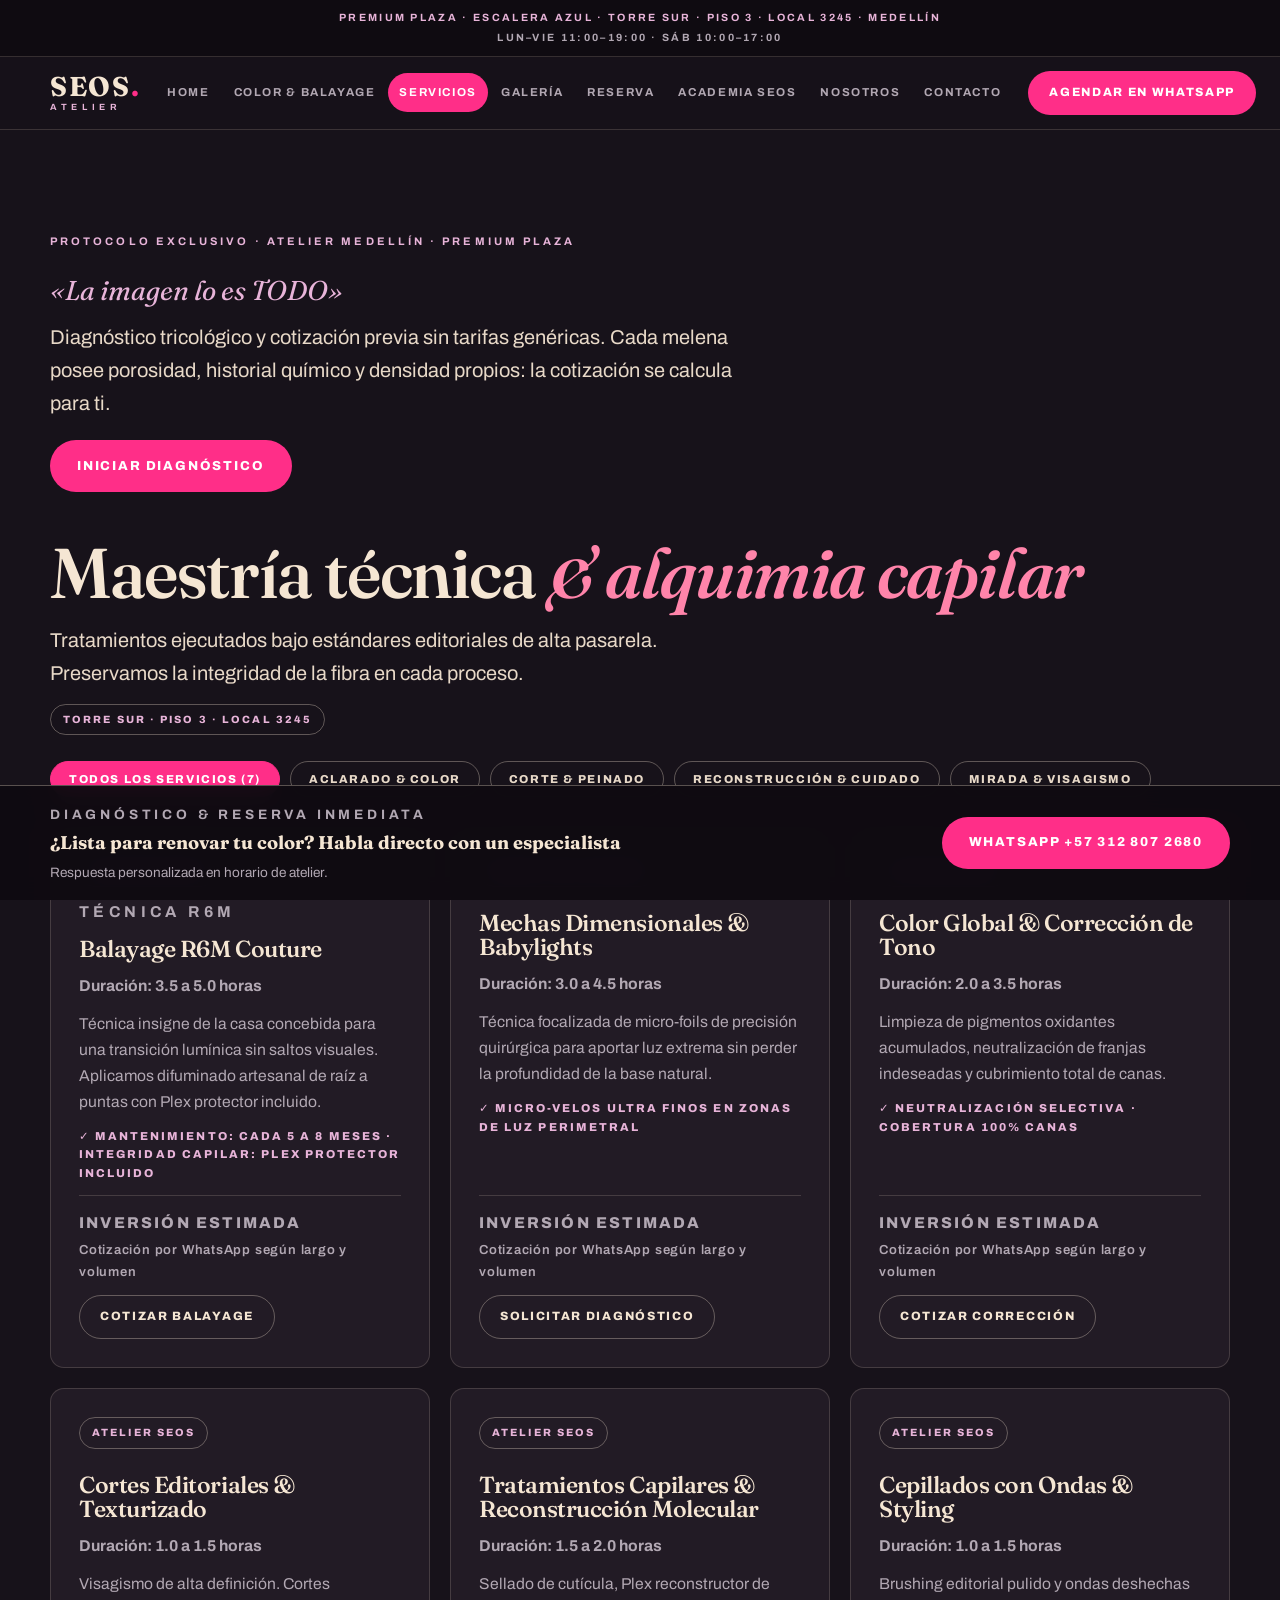
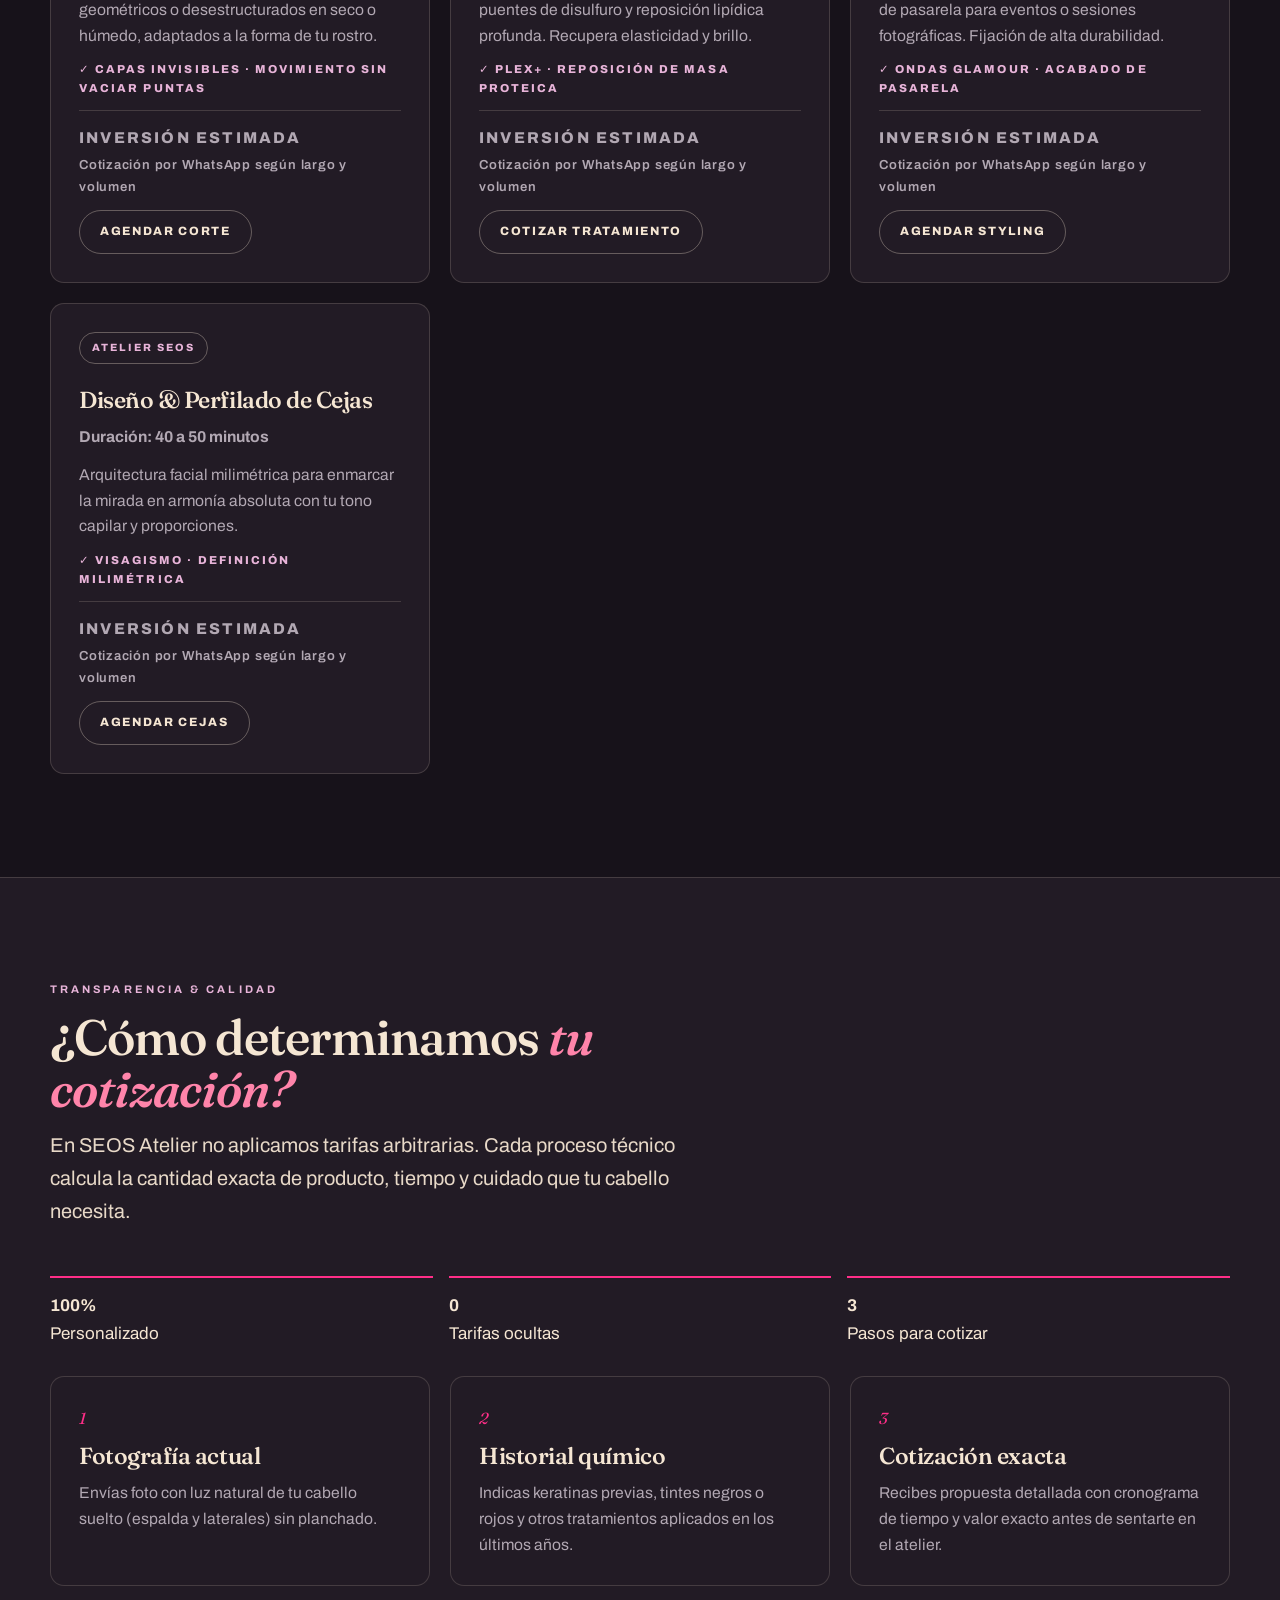
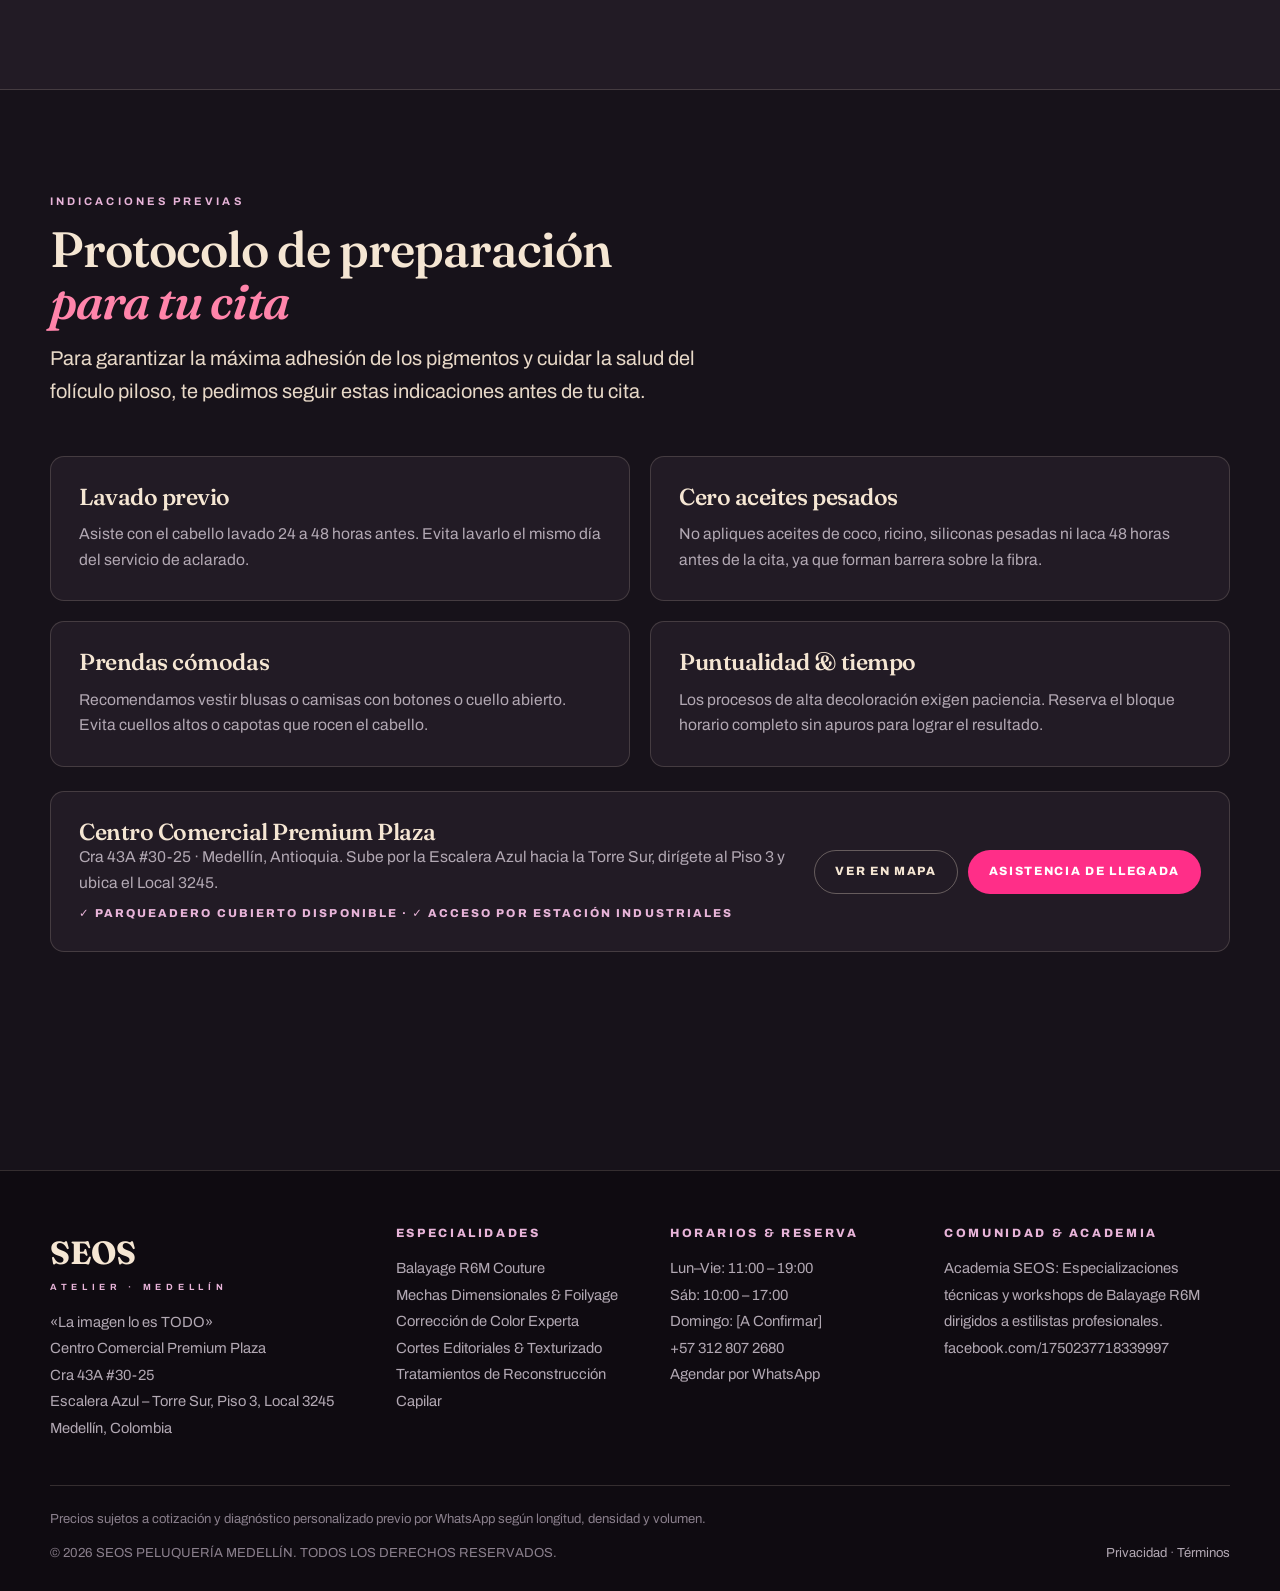
<file: servicios.html>
<!DOCTYPE html>
<html lang="es-CO">
<head>
<meta charset="utf-8">
<meta name="viewport" content="width=device-width, initial-scale=1">
<title>SEOS Peluquería — Catálogo de Servicios & Cotización | Medellín</title>
<meta name="description" content="Carta oficial de servicios: Balayage R6M, mechas, corrección de color, cortes editoriales, tratamientos y diseño de cejas. Cotización por WhatsApp.">
<meta property="og:title" content="SEOS Peluquería — Catálogo de Servicios & Cotización | Medellín">
<meta property="og:description" content="Carta oficial de servicios: Balayage R6M, mechas, corrección de color, cortes editoriales, tratamientos y diseño de cejas. Cotización por WhatsApp.">
<meta property="og:type" content="website">
<link rel="stylesheet" href="assets/css/style.css">
<link rel="icon" href="data:image/svg+xml,%3Csvg xmlns='http://www.w3.org/2000/svg' viewBox='0 0 64 64'%3E%3Crect width='64' height='64' rx='12' fill='%2317121A'/%3E%3Ctext x='32' y='42' font-family='Georgia' font-size='28' fill='%23FF2E88' text-anchor='middle'%3ES%3C/text%3E%3C/svg%3E">
</head>
<body>
<div class="topbar"><b>Premium Plaza · Escalera Azul · Torre Sur · Piso 3 · Local 3245 · Medellín</b><br>Lun–Vie 11:00–19:00 · Sáb 10:00–17:00</div>
<header class="site-header"><div class="wrap header-in">
<a class="logo" href="index.html">SEOS<span class="accent">.</span><small>ATELIER</small></a>
<button class="nav-toggle" aria-expanded="false" aria-controls="mainNav">MENÚ ☰</button>
<nav class="main-nav" id="mainNav" aria-label="Navegación principal"><a href="index.html" class="">Home</a><a href="color-babayage.html" class="">Color & Balayage</a><a href="servicios.html" class="active">Servicios</a><a href="galeria.html" class="">Galería</a><a href="reserva.html" class="">Reserva</a><a href="academia.html" class="">Academia SEOS</a><a href="nosotros.html" class="">Nosotros</a><a href="contacto.html" class="">Contacto</a></nav>
<a class="btn btn-primary btn-sm header-cta" href="https://wa.me/573128072680" target="_blank" rel="noopener">Agendar en WhatsApp</a>
</div></header>
<main>

<section><div class="wrap">
<p class="eyebrow">Protocolo exclusivo · Atelier Medellín · Premium Plaza</p>
<p class="hero-quote" style="margin-top:18px">«La imagen lo es TODO»</p>
<p class="lede">Diagnóstico tricológico y cotización previa sin tarifas genéricas. Cada melena posee porosidad, historial químico y densidad propios: la cotización se calcula para ti.</p>
<p style="margin-top:20px"><a class="btn btn-primary" href="https://wa.me/573128072680" target="_blank" rel="noopener">Iniciar diagnóstico</a></p>
<h1 style="margin-top:44px">Maestría técnica <em>&amp; alquimia capilar</em></h1>
<p class="lede" style="margin-top:14px">Tratamientos ejecutados bajo estándares editoriales de alta pasarela. Preservamos la integridad de la fibra en cada proceso.</p>
<p style="margin-top:14px"><span class="tag">Torre Sur · Piso 3 · Local 3245</span></p>
<div class="filter-row" data-filter-group="#svcGrid">
<button class="chip active" data-filter="all">Todos los servicios (7)</button>
<button class="chip" data-filter="aclarado">Aclarado &amp; Color</button>
<button class="chip" data-filter="corte">Corte &amp; Peinado</button>
<button class="chip" data-filter="reconstruccion">Reconstrucción &amp; Cuidado</button>
<button class="chip" data-filter="mirada">Mirada &amp; Visagismo</button>
</div>
<div class="grid g3" id="svcGrid"><article class="card" data-cat="aclarado">
<span class="tag">Insignes SEOS</span>
<p class="eyebrow">Técnica R6M</p><h3>Balayage R6M Couture</h3>
<p><strong>Duración: 3.5 a 5.0 horas</strong></p><p>Técnica insigne de la casa concebida para una transición lumínica sin saltos visuales. Aplicamos difuminado artesanal de raíz a puntas con Plex protector incluido.</p>
<p class="check">✓ Mantenimiento: cada 5 a 8 meses · Integridad capilar: Plex protector incluido</p>
<p class="price-line">Inversión estimada<small>Cotización por WhatsApp según largo y volumen</small></p>
<p><a class="btn btn-ghost btn-sm" href="https://wa.me/573128072680" target="_blank" rel="noopener">Cotizar Balayage</a></p></article><article class="card" data-cat="aclarado">
<span class="tag">Micro-foil system</span>
<p class="eyebrow"></p><h3>Mechas Dimensionales & Babylights</h3>
<p><strong>Duración: 3.0 a 4.5 horas</strong></p><p>Técnica focalizada de micro-foils de precisión quirúrgica para aportar luz extrema sin perder la profundidad de la base natural.</p>
<p class="check">✓ Micro-velos ultra finos en zonas de luz perimetral</p>
<p class="price-line">Inversión estimada<small>Cotización por WhatsApp según largo y volumen</small></p>
<p><a class="btn btn-ghost btn-sm" href="https://wa.me/573128072680" target="_blank" rel="noopener">Solicitar diagnóstico</a></p></article><article class="card" data-cat="aclarado">
<span class="tag">Atelier SEOS</span>
<p class="eyebrow"></p><h3>Color Global & Corrección de Tono</h3>
<p><strong>Duración: 2.0 a 3.5 horas</strong></p><p>Limpieza de pigmentos oxidantes acumulados, neutralización de franjas indeseadas y cubrimiento total de canas.</p>
<p class="check">✓ Neutralización selectiva · Cobertura 100% canas</p>
<p class="price-line">Inversión estimada<small>Cotización por WhatsApp según largo y volumen</small></p>
<p><a class="btn btn-ghost btn-sm" href="https://wa.me/573128072680" target="_blank" rel="noopener">Cotizar corrección</a></p></article><article class="card" data-cat="corte">
<span class="tag">Atelier SEOS</span>
<p class="eyebrow"></p><h3>Cortes Editoriales & Texturizado</h3>
<p><strong>Duración: 1.0 a 1.5 horas</strong></p><p>Visagismo de alta definición. Cortes geométricos o desestructurados en seco o húmedo, adaptados a la forma de tu rostro.</p>
<p class="check">✓ Capas invisibles · Movimiento sin vaciar puntas</p>
<p class="price-line">Inversión estimada<small>Cotización por WhatsApp según largo y volumen</small></p>
<p><a class="btn btn-ghost btn-sm" href="https://wa.me/573128072680" target="_blank" rel="noopener">Agendar corte</a></p></article><article class="card" data-cat="reconstruccion">
<span class="tag">Atelier SEOS</span>
<p class="eyebrow"></p><h3>Tratamientos Capilares & Reconstrucción Molecular</h3>
<p><strong>Duración: 1.5 a 2.0 horas</strong></p><p>Sellado de cutícula, Plex reconstructor de puentes de disulfuro y reposición lipídica profunda. Recupera elasticidad y brillo.</p>
<p class="check">✓ Plex+ · Reposición de masa proteica</p>
<p class="price-line">Inversión estimada<small>Cotización por WhatsApp según largo y volumen</small></p>
<p><a class="btn btn-ghost btn-sm" href="https://wa.me/573128072680" target="_blank" rel="noopener">Cotizar tratamiento</a></p></article><article class="card" data-cat="corte">
<span class="tag">Atelier SEOS</span>
<p class="eyebrow"></p><h3>Cepillados con Ondas & Styling</h3>
<p><strong>Duración: 1.0 a 1.5 horas</strong></p><p>Brushing editorial pulido y ondas deshechas de pasarela para eventos o sesiones fotográficas. Fijación de alta durabilidad.</p>
<p class="check">✓ Ondas glamour · Acabado de pasarela</p>
<p class="price-line">Inversión estimada<small>Cotización por WhatsApp según largo y volumen</small></p>
<p><a class="btn btn-ghost btn-sm" href="https://wa.me/573128072680" target="_blank" rel="noopener">Agendar styling</a></p></article><article class="card" data-cat="mirada">
<span class="tag">Atelier SEOS</span>
<p class="eyebrow"></p><h3>Diseño & Perfilado de Cejas</h3>
<p><strong>Duración: 40 a 50 minutos</strong></p><p>Arquitectura facial milimétrica para enmarcar la mirada en armonía absoluta con tu tono capilar y proporciones.</p>
<p class="check">✓ Visagismo · Definición milimétrica</p>
<p class="price-line">Inversión estimada<small>Cotización por WhatsApp según largo y volumen</small></p>
<p><a class="btn btn-ghost btn-sm" href="https://wa.me/573128072680" target="_blank" rel="noopener">Agendar cejas</a></p></article></div>
</div></section>

<section class="band"><div class="wrap">
<div class="section-head"><p class="eyebrow">Transparencia &amp; calidad</p>
<h2>¿Cómo determinamos <em>tu cotización?</em></h2>
<p class="lede">En SEOS Atelier no aplicamos tarifas arbitrarias. Cada proceso técnico calcula la cantidad exacta de producto, tiempo y cuidado que tu cabello necesita.</p></div>
<div class="stat-row" style="margin-bottom:28px"><div class="stat"><b>100%</b><span>Personalizado</span></div>
<div class="stat"><b>0</b><span>Tarifas ocultas</span></div>
<div class="stat"><b>3</b><span>Pasos para cotizar</span></div></div>
<div class="grid g3">
<article class="card"><span class="num">1</span><h3>Fotografía actual</h3><p>Envías foto con luz natural de tu cabello suelto (espalda y laterales) sin planchado.</p></article>
<article class="card"><span class="num">2</span><h3>Historial químico</h3><p>Indicas keratinas previas, tintes negros o rojos y otros tratamientos aplicados en los últimos años.</p></article>
<article class="card"><span class="num">3</span><h3>Cotización exacta</h3><p>Recibes propuesta detallada con cronograma de tiempo y valor exacto antes de sentarte en el atelier.</p></article>
</div></div></section>

<section><div class="wrap">
<div class="section-head"><p class="eyebrow">Indicaciones previas</p>
<h2>Protocolo de preparación <em>para tu cita</em></h2>
<p class="lede">Para garantizar la máxima adhesión de los pigmentos y cuidar la salud del folículo piloso, te pedimos seguir estas indicaciones antes de tu cita.</p></div>
<div class="grid g2">
<article class="card"><h3>Lavado previo</h3><p>Asiste con el cabello lavado 24 a 48 horas antes. Evita lavarlo el mismo día del servicio de aclarado.</p></article>
<article class="card"><h3>Cero aceites pesados</h3><p>No apliques aceites de coco, ricino, siliconas pesadas ni laca 48 horas antes de la cita, ya que forman barrera sobre la fibra.</p></article>
<article class="card"><h3>Prendas cómodas</h3><p>Recomendamos vestir blusas o camisas con botones o cuello abierto. Evita cuellos altos o capotas que rocen el cabello.</p></article>
<article class="card"><h3>Puntualidad &amp; tiempo</h3><p>Los procesos de alta decoloración exigen paciencia. Reserva el bloque horario completo sin apuros para lograr el resultado.</p></article>
</div>
<div class="card" style="margin-top:24px;flex-direction:row;flex-wrap:wrap;align-items:center;gap:20px">
<div style="flex:1;min-width:240px"><h3>Centro Comercial Premium Plaza</h3>
<p>Cra 43A #30-25 · Medellín, Antioquia. Sube por la Escalera Azul hacia la Torre Sur, dirígete al Piso 3 y ubica el Local 3245.</p>
<p class="check" style="margin-top:8px">✓ Parqueadero cubierto disponible · ✓ Acceso por estación Industriales</p></div>
<div style="display:flex;gap:10px;flex-wrap:wrap">
<a class="btn btn-ghost btn-sm" href="https://www.google.com/maps/search/?api=1&amp;query=Centro+Comercial+Premium+Plaza+Medell%C3%ADn+Cra+43A+30-25" target="_blank" rel="noopener">Ver en mapa</a>
<a class="btn btn-primary btn-sm" href="https://wa.me/573128072680" target="_blank" rel="noopener">Asistencia de llegada</a></div>
</div></div></section>

</main>
<div class="sticky-bar"><div class="wrap sticky-in">
<div class="txt"><span class="eyebrow">Diagnóstico &amp; reserva inmediata</span><b>¿Lista para renovar tu color? Habla directo con un especialista</b><span>Respuesta personalizada en horario de atelier.</span></div>
<a class="btn btn-primary" href="https://wa.me/573128072680" target="_blank" rel="noopener">WhatsApp +57 312 807 2680</a>
</div></div>
<footer class="site-footer"><div class="wrap">
<div class="foot-grid">
<div><div class="foot-logo">SEOS<small>ATELIER · MEDELLÍN</small></div>
<p style="margin-top:14px">«La imagen lo es TODO»</p>
<p>Centro Comercial Premium Plaza<br>Cra 43A #30-25<br>Escalera Azul – Torre Sur, Piso 3, Local 3245<br>Medellín, Colombia</p></div>
<div><h4>Especialidades</h4><ul>
<li>Balayage R6M Couture</li><li>Mechas Dimensionales &amp; Foilyage</li><li>Corrección de Color Experta</li>
<li>Cortes Editoriales &amp; Texturizado</li><li>Tratamientos de Reconstrucción Capilar</li></ul></div>
<div><h4>Horarios &amp; Reserva</h4><ul>
<li>Lun–Vie: 11:00 – 19:00</li><li>Sáb: 10:00 – 17:00</li><li>Domingo: [A Confirmar]</li>
<li><a href="https://wa.me/573128072680" target="_blank" rel="noopener">+57 312 807 2680</a></li>
<li><a href="https://wa.me/573128072680" target="_blank" rel="noopener">Agendar por WhatsApp</a></li></ul></div>
<div><h4>Comunidad &amp; Academia</h4>
<p>Academia SEOS: Especializaciones técnicas y workshops de Balayage R6M dirigidos a estilistas profesionales.</p>
<p><a href="https://www.facebook.com/1750237718339997" target="_blank" rel="noopener">facebook.com/1750237718339997</a></p></div>
</div>
<div class="foot-bottom">
<span>Precios sujetos a cotización y diagnóstico personalizado previo por WhatsApp según longitud, densidad y volumen.</span>
<span>© 2026 SEOS PELUQUERÍA MEDELLÍN. TODOS LOS DERECHOS RESERVADOS.</span>
<span><a href="privacidad.html">Privacidad</a> · <a href="terminos.html">Términos</a></span>
</div></div></footer>
<script src="assets/js/main.js"></script>
</body>
</html>
</file>
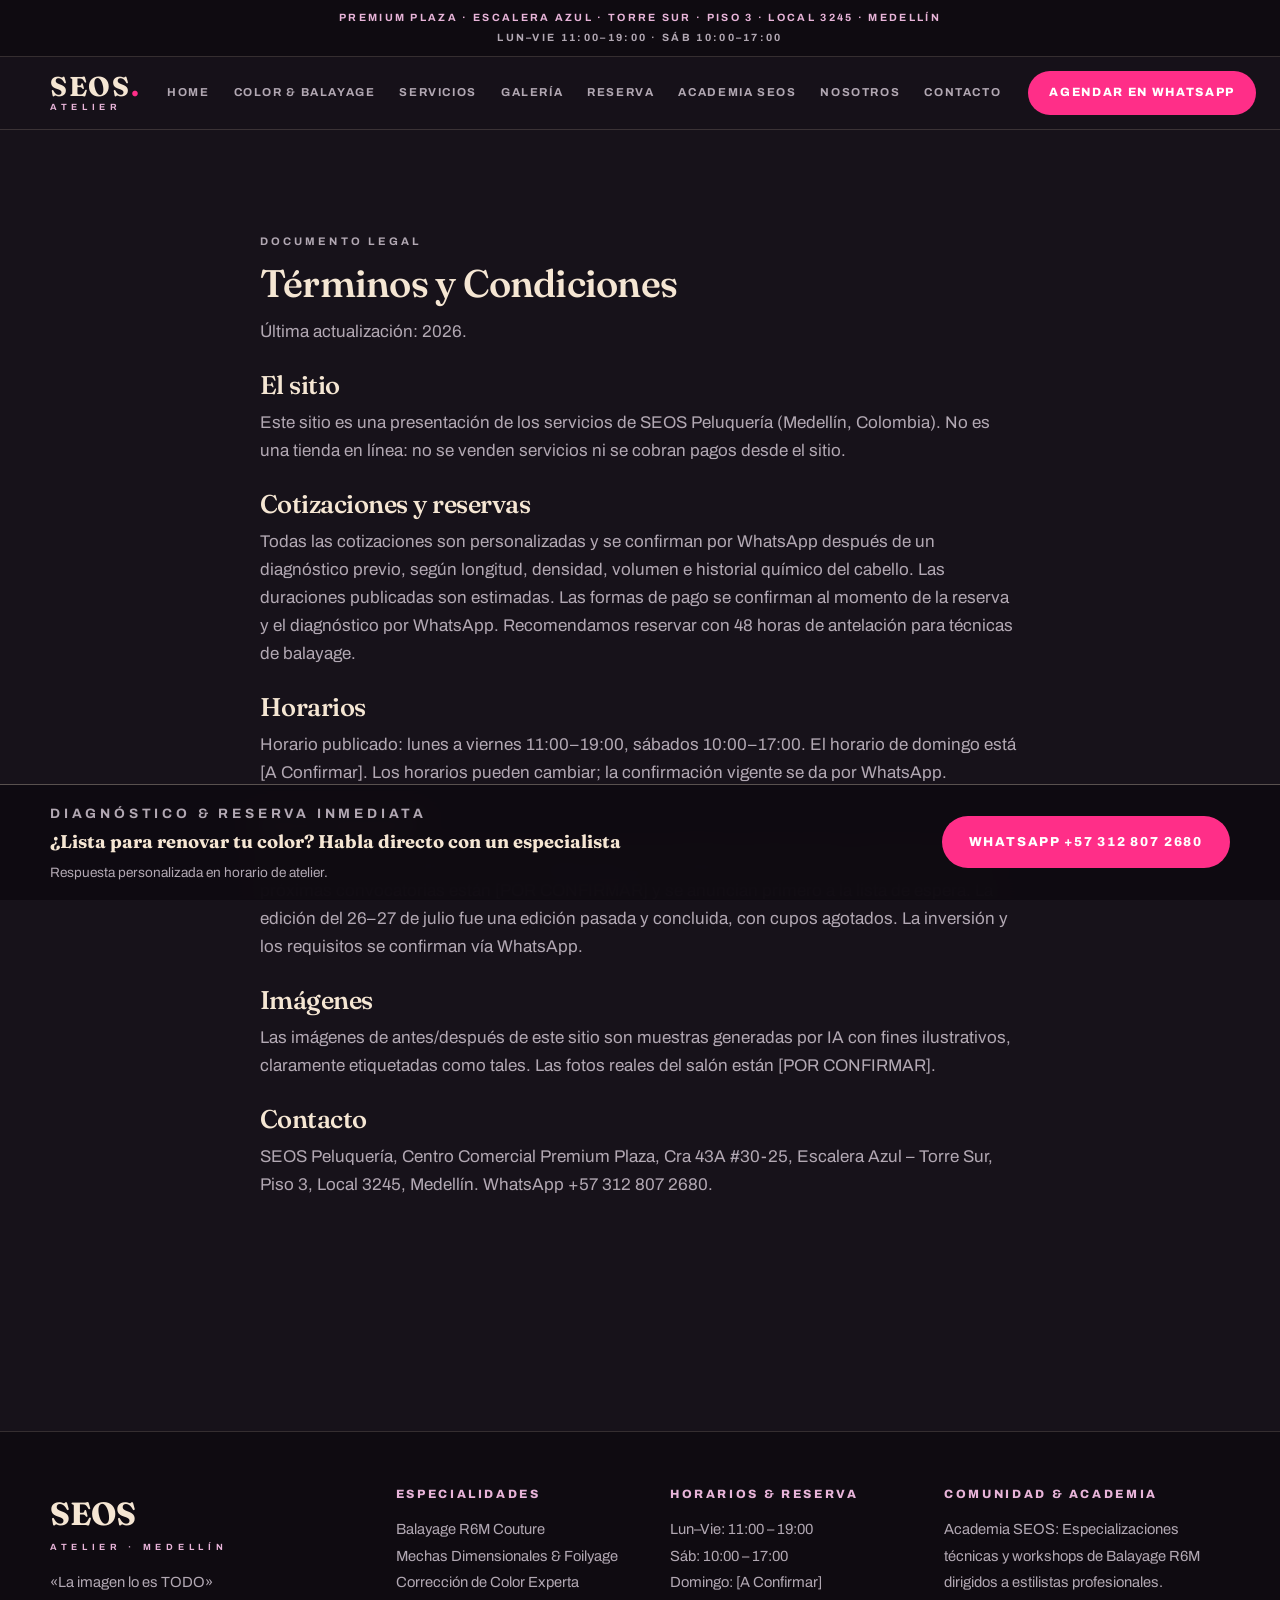
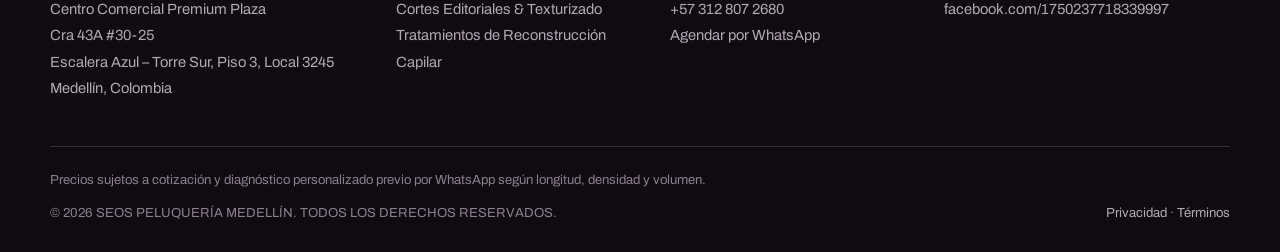
<file: terminos.html>
<!DOCTYPE html>
<html lang="es-CO">
<head>
<meta charset="utf-8">
<meta name="viewport" content="width=device-width, initial-scale=1">
<title>SEOS Peluquería — Términos y Condiciones</title>
<meta name="description" content="Términos de uso del sitio de SEOS Peluquería: cotizaciones, reservas y formación SEOS BOOST.">
<meta property="og:title" content="SEOS Peluquería — Términos y Condiciones">
<meta property="og:description" content="Términos de uso del sitio de SEOS Peluquería: cotizaciones, reservas y formación SEOS BOOST.">
<meta property="og:type" content="website">
<link rel="stylesheet" href="assets/css/style.css">
<link rel="icon" href="data:image/svg+xml,%3Csvg xmlns='http://www.w3.org/2000/svg' viewBox='0 0 64 64'%3E%3Crect width='64' height='64' rx='12' fill='%2317121A'/%3E%3Ctext x='32' y='42' font-family='Georgia' font-size='28' fill='%23FF2E88' text-anchor='middle'%3ES%3C/text%3E%3C/svg%3E">
</head>
<body>
<div class="topbar"><b>Premium Plaza · Escalera Azul · Torre Sur · Piso 3 · Local 3245 · Medellín</b><br>Lun–Vie 11:00–19:00 · Sáb 10:00–17:00</div>
<header class="site-header"><div class="wrap header-in">
<a class="logo" href="index.html">SEOS<span class="accent">.</span><small>ATELIER</small></a>
<button class="nav-toggle" aria-expanded="false" aria-controls="mainNav">MENÚ ☰</button>
<nav class="main-nav" id="mainNav" aria-label="Navegación principal"><a href="index.html" class="">Home</a><a href="color-babayage.html" class="">Color & Balayage</a><a href="servicios.html" class="">Servicios</a><a href="galeria.html" class="">Galería</a><a href="reserva.html" class="">Reserva</a><a href="academia.html" class="">Academia SEOS</a><a href="nosotros.html" class="">Nosotros</a><a href="contacto.html" class="">Contacto</a></nav>
<a class="btn btn-primary btn-sm header-cta" href="https://wa.me/573128072680" target="_blank" rel="noopener">Agendar en WhatsApp</a>
</div></header>
<main>
<section><div class="wrap legal">
<p class="eyebrow">Documento legal</p>
<h1 style="font-size:2.4rem;margin:14px 0">Términos y Condiciones</h1>
<p>Última actualización: 2026.</p>
<h2>El sitio</h2>
<p>Este sitio es una presentación de los servicios de SEOS Peluquería (Medellín, Colombia). No es una tienda en línea: no se venden servicios ni se cobran pagos desde el sitio.</p>
<h2>Cotizaciones y reservas</h2>
<p>Todas las cotizaciones son personalizadas y se confirman por WhatsApp después de un diagnóstico previo, según longitud, densidad, volumen e historial químico del cabello. Las duraciones publicadas son estimadas. Las formas de pago se confirman al momento de la reserva y el diagnóstico por WhatsApp. Recomendamos reservar con 48 horas de antelación para técnicas de balayage.</p>
<h2>Horarios</h2>
<p>Horario publicado: lunes a viernes 11:00–19:00, sábados 10:00–17:00. El horario de domingo está [A Confirmar]. Los horarios pueden cambiar; la confirmación vigente se da por WhatsApp.</p>
<h2>SEOS BOOST</h2>
<p>La formación SEOS BOOST es una masterclass para estilistas profesionales. Las fechas de las próximas convocatorias están [POR CONFIRMAR] y se anuncian primero a la lista de espera. La edición del 26–27 de julio fue una edición pasada y concluida, con cupos agotados. La inversión y los requisitos se confirman vía WhatsApp.</p>
<h2>Imágenes</h2>
<p>Las imágenes de antes/después de este sitio son muestras generadas por IA con fines ilustrativos, claramente etiquetadas como tales. Las fotos reales del salón están [POR CONFIRMAR].</p>
<h2>Contacto</h2>
<p>SEOS Peluquería, Centro Comercial Premium Plaza, Cra 43A #30-25, Escalera Azul – Torre Sur, Piso 3, Local 3245, Medellín. WhatsApp +57 312 807 2680.</p>
</div></section>

</main>
<div class="sticky-bar"><div class="wrap sticky-in">
<div class="txt"><span class="eyebrow">Diagnóstico &amp; reserva inmediata</span><b>¿Lista para renovar tu color? Habla directo con un especialista</b><span>Respuesta personalizada en horario de atelier.</span></div>
<a class="btn btn-primary" href="https://wa.me/573128072680" target="_blank" rel="noopener">WhatsApp +57 312 807 2680</a>
</div></div>
<footer class="site-footer"><div class="wrap">
<div class="foot-grid">
<div><div class="foot-logo">SEOS<small>ATELIER · MEDELLÍN</small></div>
<p style="margin-top:14px">«La imagen lo es TODO»</p>
<p>Centro Comercial Premium Plaza<br>Cra 43A #30-25<br>Escalera Azul – Torre Sur, Piso 3, Local 3245<br>Medellín, Colombia</p></div>
<div><h4>Especialidades</h4><ul>
<li>Balayage R6M Couture</li><li>Mechas Dimensionales &amp; Foilyage</li><li>Corrección de Color Experta</li>
<li>Cortes Editoriales &amp; Texturizado</li><li>Tratamientos de Reconstrucción Capilar</li></ul></div>
<div><h4>Horarios &amp; Reserva</h4><ul>
<li>Lun–Vie: 11:00 – 19:00</li><li>Sáb: 10:00 – 17:00</li><li>Domingo: [A Confirmar]</li>
<li><a href="https://wa.me/573128072680" target="_blank" rel="noopener">+57 312 807 2680</a></li>
<li><a href="https://wa.me/573128072680" target="_blank" rel="noopener">Agendar por WhatsApp</a></li></ul></div>
<div><h4>Comunidad &amp; Academia</h4>
<p>Academia SEOS: Especializaciones técnicas y workshops de Balayage R6M dirigidos a estilistas profesionales.</p>
<p><a href="https://www.facebook.com/1750237718339997" target="_blank" rel="noopener">facebook.com/1750237718339997</a></p></div>
</div>
<div class="foot-bottom">
<span>Precios sujetos a cotización y diagnóstico personalizado previo por WhatsApp según longitud, densidad y volumen.</span>
<span>© 2026 SEOS PELUQUERÍA MEDELLÍN. TODOS LOS DERECHOS RESERVADOS.</span>
<span><a href="privacidad.html">Privacidad</a> · <a href="terminos.html">Términos</a></span>
</div></div></footer>
<script src="assets/js/main.js"></script>
</body>
</html>
</file>
<file: assets/css/style.css>
@import url("../fonts/fonts.css");
/* SEOS Peluquería — "Rosa Neón Medellín" design system.
   Tokens: near-black plum #17121A, hot magenta #FF2E88, champagne #F5E6D3, lilac #E8B4D9.
   Type: Fraunces (display, italic accents) + Archivo (labels / CTA / body). */
:root{
  --bg:#17121a; --bg2:#1f1a22; --bg3:#241d28; --surface:#221b25; --surface2:#2b2130;
  --ink:#f5e6d3; --ink-soft:#e8d9c8; --muted:#b2a8b3; --faint:#8a7f8c;
  --magenta:#ff2e88; --magenta-deep:#c40a5e; --magenta-soft:#ff84aa;
  --lilac:#e8b4d9; --champagne:#f5e6d3;
  --line:rgba(245,230,211,.16); --line-strong:rgba(245,230,211,.32);
  --radius:14px; --radius-sm:8px;
  --font-display:"Fraunces",Georgia,serif;
  --font-body:"Archivo",system-ui,-apple-system,"Segoe UI",sans-serif;
  --ease:cubic-bezier(.16,1,.3,1);
  --max:1180px;
}
*{box-sizing:border-box;margin:0;padding:0}
html{scroll-behavior:smooth}
body{background:var(--bg);color:var(--ink);font-family:var(--font-body);font-size:17px;line-height:1.65;
  -webkit-font-smoothing:antialiased;overflow-x:hidden}
::selection{background:var(--magenta);color:#fff}
img,svg,video{max-width:100%;display:block}
a{color:inherit;text-decoration:none}
button{font-family:inherit;cursor:pointer}
input,select,textarea{font-family:inherit;font-size:16px;color:var(--ink)}
:focus-visible{outline:2px solid var(--magenta);outline-offset:3px;border-radius:4px}
.wrap{width:min(var(--max),100% - 40px);margin-inline:auto}
@media(min-width:900px){.wrap{width:min(var(--max),100% - 64px)}}

/* ---------- type ---------- */
h1,h2,h3,h4{font-family:var(--font-display);font-weight:560;line-height:1.04;letter-spacing:-.02em}
h1{font-size:clamp(2.4rem,6.2vw,4.4rem)}
h2{font-size:clamp(1.9rem,4.4vw,3.1rem)}
h3{font-size:clamp(1.35rem,2.6vw,1.8rem)}
h4{font-size:1.15rem}
h1 em,h2 em,h3 em{font-style:italic;color:var(--magenta-soft)}
.eyebrow{font-size:11px;font-weight:700;letter-spacing:.28em;text-transform:uppercase;color:var(--lilac)}
.eyebrow .dot{color:var(--magenta)}
.lede{font-size:clamp(1.05rem,1.6vw,1.25rem);color:var(--ink-soft);max-width:62ch}
.small{font-size:.85rem;color:var(--muted)}
.muted{color:var(--muted)}
section{padding:clamp(56px,8vw,104px) 0}
.section-head{margin-bottom:clamp(28px,4vw,48px)}
.section-head h2{margin:14px 0 14px;max-width:20ch}
.section-head .lede{margin-top:0}
.kicker-num{font-family:var(--font-display);font-style:italic;color:var(--magenta);font-size:1rem}

/* ---------- top bar / header ---------- */
.topbar{background:#0f0b11;border-bottom:1px solid var(--line);font-size:10.5px;font-weight:700;
  letter-spacing:.22em;text-transform:uppercase;color:var(--muted);text-align:center;padding:8px 16px;line-height:1.9}
.topbar b{color:var(--lilac);font-weight:700}
.site-header{position:sticky;top:0;z-index:60;background:rgba(23,18,26,.92);backdrop-filter:blur(14px);
  border-bottom:1px solid var(--line)}
.header-in{display:flex;align-items:center;gap:28px;padding:14px 0}
.logo{font-family:var(--font-display);font-size:1.7rem;font-weight:700;letter-spacing:.06em;line-height:1;white-space:nowrap}
.logo small{display:block;font-family:var(--font-body);font-size:9px;font-weight:700;letter-spacing:.52em;color:var(--lilac);margin-top:3px}
.logo .accent{color:var(--magenta)}
.main-nav{display:flex;gap:2px;margin-left:auto;flex-wrap:nowrap}
@media(max-width:1400px){.main-nav a{padding:10px 8px;font-size:11px}.header-in{gap:16px}}
.main-nav a{font-size:11.5px;font-weight:700;letter-spacing:.14em;text-transform:uppercase;color:var(--muted);
  padding:10px 11px;border-radius:999px;white-space:nowrap;transition:color .2s,background .2s}
.main-nav a:hover{color:var(--ink);background:rgba(245,230,211,.07)}
.main-nav a.active{color:#fff;background:var(--magenta)}
.header-cta{flex-shrink:0}
.nav-toggle{display:none;margin-left:auto;background:none;border:1px solid var(--line-strong);border-radius:10px;
  color:var(--ink);padding:10px 12px;font-size:12px;font-weight:700;letter-spacing:.14em}
@media(max-width:1080px){
  .nav-toggle{display:block}
  .main-nav{display:none;position:absolute;left:0;right:0;top:100%;background:var(--bg2);flex-direction:column;
    padding:14px 20px 20px;border-bottom:1px solid var(--line);gap:2px}
  .main-nav.open{display:flex}
  .main-nav a{padding:12px 10px;font-size:13px}
  .btn.header-cta{display:none}
}

/* ---------- buttons ---------- */
.btn{display:inline-flex;align-items:center;justify-content:center;gap:10px;min-height:52px;padding:14px 26px;
  border-radius:999px;border:1px solid transparent;font-size:13px;font-weight:800;letter-spacing:.14em;
  text-transform:uppercase;transition:transform .2s var(--ease),background .2s,border-color .2s;text-align:center}
.btn:active{transform:scale(.97)}
.btn-primary{background:var(--magenta);color:#fff}
.btn-primary:hover{background:#ff4a90}
.btn-ghost{border-color:var(--line-strong);color:var(--ink);background:transparent}
.btn-ghost:hover{border-color:var(--ink)}
.btn-champagne{background:var(--champagne);color:#17121a}
.btn-champagne:hover{background:#fff}
.btn-sm{min-height:44px;padding:10px 20px;font-size:12px}
.btn-block{width:100%}
.btn[disabled]{opacity:.45;cursor:not-allowed}

/* ---------- hero / strips ---------- */
.hero{padding:clamp(40px,6vw,84px) 0 0;position:relative;overflow:hidden}
.hero-grid{display:grid;gap:36px}
@media(min-width:960px){.hero-grid{grid-template-columns:1.05fr .95fr;align-items:end;gap:48px}}
.hero h1{margin:18px 0 16px;max-width:14ch}
.hero-quote{font-family:var(--font-display);font-style:italic;font-size:clamp(1.3rem,2.4vw,1.7rem);color:var(--lilac);margin:20px 0 8px}
.hero-ctas{display:flex;flex-wrap:wrap;gap:14px;margin:28px 0 22px}
.trust-strip{display:flex;flex-wrap:wrap;gap:10px 26px;border-top:1px solid var(--line);padding:18px 0 0;
  font-size:11px;font-weight:800;letter-spacing:.2em;text-transform:uppercase;color:var(--muted)}
.trust-strip span b{color:var(--magenta)}
.hair-strip{height:10px;border-radius:999px;margin:34px 0 0;
  background:linear-gradient(90deg,#2b1a12 0%,#6b3a1e 18%,#a06a35 36%,#c99a5b 52%,#e8c88f 68%,#f5e6d3 82%,#e8b4d9 100%)}
.hair-strip-label{font-size:10px;letter-spacing:.26em;text-transform:uppercase;color:var(--faint);margin-top:10px}

/* ---------- before / after ---------- */
.ba{position:relative;overflow:hidden;border-radius:var(--radius);border:1px solid var(--line);
  aspect-ratio:4/3.4;touch-action:pan-y;user-select:none;background:var(--bg3)}
.ba.wide{aspect-ratio:16/10}
.ba .ba-img{position:absolute;inset:0;width:100%;height:100%}
.ba .ba-after{clip-path:inset(0 0 0 var(--pos,50%))}
.ba .ba-handle{position:absolute;top:0;bottom:0;left:var(--pos,50%);width:2px;background:#fff;z-index:3;
  transform:translateX(-50%)}
.ba .ba-knob{position:absolute;top:50%;left:50%;transform:translate(-50%,-50%);width:52px;height:52px;border-radius:50%;
  background:var(--magenta);color:#fff;display:grid;place-items:center;font-size:20px;box-shadow:0 6px 24px rgba(0,0,0,.5);
  border:3px solid #fff}
.ba .ba-tag{position:absolute;top:14px;z-index:2;font-size:10.5px;font-weight:800;letter-spacing:.2em;
  padding:8px 12px;border-radius:999px;background:rgba(15,11,17,.78);color:var(--ink);backdrop-filter:blur(4px)}
.ba .ba-tag.before{left:14px}.ba .ba-tag.after{right:14px;background:var(--magenta);color:#fff}
.ba-caption{font-size:11px;font-weight:700;letter-spacing:.22em;text-transform:uppercase;color:var(--muted);
  margin-top:12px;text-align:center}
.ba-note{font-size:12px;color:var(--faint);text-align:center;margin-top:6px}
.kenburns{animation:kb 24s ease-in-out infinite alternate}
@keyframes kb{from{transform:scale(1)}to{transform:scale(1.08)}}
@media(prefers-reduced-motion:reduce){.kenburns{animation:none}*{scroll-behavior:auto!important}}

/* hair-tone sample panels (AI-generated sample imagery, labelled) */
.hair-antes{background:linear-gradient(135deg,#3a1c0d 0%,#7a3d16 34%,#b35c1e 62%,#d97b2e 100%)}
.hair-despues{background:linear-gradient(135deg,#4a2c1a 0%,#8a5a30 26%,#c99a5b 55%,#ecd3a0 78%,#f5e6d3 100%)}
.hair-caramelo{background:linear-gradient(135deg,#2e1a10 0%,#6b3a1e 30%,#a06a35 58%,#d9a860 84%,#f0d9a8 100%)}
.hair-vainilla{background:linear-gradient(135deg,#3d2412 0%,#7a4a22 28%,#c08a4a 55%,#e8c88f 80%,#f7ead0 100%)}
.hair-morena{background:linear-gradient(135deg,#1c1008 0%,#4a2a14 32%,#7a4a26 60%,#a06a35 82%,#c99a5b 100%)}
.hair-corte{background:linear-gradient(135deg,#241812 0%,#5c3a22 34%,#96683c 62%,#d9b078 88%,#f5e6d3 100%)}
.hair-beige{background:linear-gradient(135deg,#33200f 0%,#6e4423 30%,#b98a52 58%,#e6c795 82%,#f9efdb 100%)}
.hair-plex{background:linear-gradient(135deg,#20140c 0%,#55301a 30%,#8a5a30 58%,#c99a5b 80%,#e8b4d9 100%)}
.ba .ba-img::after{content:"";position:absolute;inset:0;
  background:radial-gradient(120% 90% at 50% 0%,transparent 40%,rgba(0,0,0,.45) 100%)}
.ba .ba-img .strand{position:absolute;inset:0;opacity:.5;
  background:repeating-linear-gradient(115deg,transparent 0 14px,rgba(255,255,255,.14) 14px 15px,transparent 15px 30px)}
.ba .ba-img .sheen{position:absolute;inset:0;
  background:linear-gradient(100deg,transparent 30%,rgba(255,255,255,.22) 48%,transparent 66%)}
.ba .ba-img .ba-word{position:absolute;left:50%;bottom:18px;transform:translateX(-50%);font-family:var(--font-display);
  font-style:italic;font-size:clamp(1.4rem,3vw,2rem);color:rgba(255,255,255,.9);text-shadow:0 2px 18px rgba(0,0,0,.6);white-space:nowrap}

/* ---------- cards / grids ---------- */
.grid{display:grid;gap:20px}
.grid>*{min-width:0}
.split>*{min-width:0}
.reserva-layout>*{min-width:0}
.g3{grid-template-columns:repeat(3,1fr)}
.g2{grid-template-columns:repeat(2,1fr)}
.g4{grid-template-columns:repeat(4,1fr)}
@media(max-width:900px){.g3,.g4{grid-template-columns:repeat(2,1fr)}}
@media(max-width:620px){.g2,.g3,.g4{grid-template-columns:1fr}}
.card{background:var(--surface);border:1px solid var(--line);border-radius:var(--radius);padding:28px;
  display:flex;flex-direction:column;gap:12px}
.card:hover{border-color:var(--line-strong)}
.card .num{font-family:var(--font-display);font-style:italic;font-size:1rem;color:var(--magenta)}
.card h3{font-size:1.45rem}
.card p{color:var(--muted);font-size:.98rem}
.card .check{color:var(--lilac);font-size:11.5px;font-weight:800;letter-spacing:.18em;text-transform:uppercase}
.card .link{color:var(--magenta-soft);font-size:12px;font-weight:800;letter-spacing:.16em;text-transform:uppercase;margin-top:auto}
.card .link:hover{text-decoration:underline}
.card.featured{border-color:var(--magenta);background:linear-gradient(160deg,#2b1524,#221b25 60%)}
.tag{display:inline-block;max-width:100%;white-space:normal;font-size:10.5px;font-weight:800;letter-spacing:.2em;text-transform:uppercase;
  color:var(--lilac);border:1px solid var(--line-strong);border-radius:999px;padding:6px 12px;width:max-content}
.tag.magenta{color:#fff;background:var(--magenta);border-color:var(--magenta)}
.tag.champ{color:#17121a;background:var(--champagne);border-color:var(--champagne)}
.price-line{font-size:12px;font-weight:800;letter-spacing:.14em;text-transform:uppercase;color:var(--champagne);
  border-top:1px solid var(--line);padding-top:14px;margin-top:auto}
.price-line small{display:block;color:var(--muted);font-weight:600;letter-spacing:.06em;text-transform:none;margin-top:4px}

/* ---------- editorial sections ---------- */
.split{display:grid;gap:40px;align-items:start}
@media(min-width:960px){.split{grid-template-columns:1fr 1fr}}
.split-rev{grid-template-columns:1fr}
.big-mono{font-family:var(--font-display);font-weight:700;font-size:clamp(6rem,18vw,13rem);line-height:.85;
  letter-spacing:-.04em;color:transparent;-webkit-text-stroke:1.5px rgba(232,180,217,.55);position:relative}
.big-mono .fill{position:absolute;inset:0;color:var(--magenta);-webkit-text-stroke:0;
  background:linear-gradient(90deg,#ff2e88,#e8b4d9,#f5e6d3);-webkit-background-clip:text;background-clip:text;
  animation:shimmer 5s linear infinite;background-size:200% 100%}
@keyframes shimmer{to{background-position:200% 0}}
.stat-row{display:grid;grid-template-columns:repeat(3,1fr);gap:16px;margin-top:28px}
@media(max-width:620px){.stat-row{grid-template-columns:repeat(3,1fr);gap:8px}.stat-row>*{min-width:0}.stat b{font-size:1.25rem}}
.stat{border-top:2px solid var(--magenta);padding-top:14px}
.stat b{display:block;overflow-wrap:anywhere;}font-family:var(--font-display);font-size:clamp(1.7rem,4vw,2.6rem);line-height:1;color:var(--champagne)}
.stat span{font-size:10.5px;font-weight:800;letter-spacing:.18em;text-transform:uppercase;color:var(--muted)}
.steps{display:grid;gap:16px;counter-reset:step}
@media(min-width:900px){.steps{grid-template-columns:repeat(5,1fr)}}
.step{border:1px solid var(--line);border-radius:var(--radius);padding:22px;background:var(--surface)}
.step .step-n{font-family:var(--font-display);font-size:2.2rem;color:var(--magenta);font-style:italic}
.step h3{font-size:1.2rem;margin:8px 0}
.step p{font-size:.92rem;color:var(--muted)}
.step .tag{margin-top:12px}
.marquee{overflow:hidden;border-block:1px solid var(--line);background:#0f0b11;padding:14px 0;white-space:nowrap}
.marquee-in{display:inline-block;animation:mq 26s linear infinite;font-size:12px;font-weight:800;letter-spacing:.24em;text-transform:uppercase;color:var(--lilac)}
.marquee-in b{color:var(--magenta)}
@keyframes mq{to{transform:translateX(-50%)}}
@media(prefers-reduced-motion:reduce){.marquee-in{animation:none}}

/* ---------- filters / tabs ---------- */
.filter-row{display:flex;flex-wrap:wrap;gap:10px;margin:26px 0 30px}
.chip{border:1px solid var(--line-strong);background:transparent;color:var(--ink-soft);border-radius:999px;
  padding:11px 18px;font-size:11.5px;font-weight:800;letter-spacing:.14em;text-transform:uppercase;transition:.2s}
.chip:hover{border-color:var(--ink)}
.chip.active{background:var(--magenta);border-color:var(--magenta);color:#fff}
.tab-panel{display:none}
.tab-panel.active{display:block}
.hidden-card{display:none!important}

/* ---------- reserva ---------- */
.reserva-layout{display:grid;gap:28px;align-items:start}
@media(min-width:1020px){.reserva-layout{grid-template-columns:1.6fr .9fr}}
.stepper{display:flex;gap:10px;margin:22px 0 30px}
.stepper .st{flex:1;border-top:3px solid var(--line);padding-top:10px;font-size:11px;font-weight:800;letter-spacing:.16em;text-transform:uppercase;color:var(--faint)}
.stepper .st.on{border-color:var(--magenta);color:var(--ink)}
.stepper .st.done{border-color:var(--lilac);color:var(--lilac)}
.step-pane{display:none}
.step-pane.active{display:block;animation:fadeUp .45s var(--ease)}
@keyframes fadeUp{from{opacity:0;transform:translateY(14px)}to{opacity:1;transform:none}}
.svc-grid{display:grid;gap:14px}
@media(min-width:700px){.svc-grid{grid-template-columns:repeat(2,1fr)}}
.svc{border:1px solid var(--line);border-radius:var(--radius);background:var(--surface);padding:22px;text-align:left;
  display:flex;flex-direction:column;gap:8px;transition:border-color .2s,background .2s;width:100%}
.svc:hover{border-color:var(--line-strong)}
.svc.selected{border-color:var(--magenta);background:#2b1524;box-shadow:0 0 0 1px var(--magenta)}
.svc h4{font-size:1.25rem}
.svc p{font-size:.93rem;color:var(--muted)}
.svc .meta{display:flex;justify-content:space-between;gap:10px;font-size:11px;font-weight:800;letter-spacing:.14em;text-transform:uppercase;color:var(--lilac);margin-top:auto}
.day-grid{display:grid;grid-template-columns:repeat(7,1fr);gap:8px}
@media(max-width:700px){.day-grid{grid-template-columns:repeat(4,1fr)}}
.day{border:1px solid var(--line);border-radius:12px;background:var(--surface);padding:12px 6px;text-align:center}
.day b{display:block;font-size:.95rem}
.day span{font-size:11px;color:var(--muted);display:block;margin-top:2px}
.day small{font-size:10px;color:var(--faint);display:block;margin-top:4px;letter-spacing:.08em;text-transform:uppercase}
.day.selected{border-color:var(--magenta);background:#2b1524;box-shadow:0 0 0 1px var(--magenta)}
.day.disabled{opacity:.38;cursor:not-allowed}
.slot-grid{display:flex;flex-wrap:wrap;gap:10px}
.slot{border:1px solid var(--line-strong);border-radius:999px;background:transparent;color:var(--ink);
  padding:11px 18px;font-size:13px;font-weight:700}
.slot.selected{background:var(--magenta);border-color:var(--magenta);color:#fff}
.seg{display:flex;flex-wrap:wrap;gap:10px}
.seg .chip{padding:12px 20px}
.field-label{display:block;font-size:11px;font-weight:800;letter-spacing:.2em;text-transform:uppercase;color:var(--lilac);margin:26px 0 12px}
.summary{position:sticky;top:96px;background:var(--surface2);border:1px solid var(--line-strong);border-radius:var(--radius);padding:26px}
.summary h3{font-size:1.3rem;margin:6px 0 18px}
.sum-row{display:flex;justify-content:space-between;gap:16px;padding:13px 0;border-top:1px solid var(--line);font-size:.95rem}
.sum-row span:first-child{color:var(--muted);font-size:11px;font-weight:800;letter-spacing:.16em;text-transform:uppercase;padding-top:3px}
.sum-row span:last-child{text-align:right;font-weight:600}
.summary .note{margin-top:18px;font-size:.88rem;color:var(--muted)}
.wizard-nav{display:flex;gap:12px;margin-top:28px;flex-wrap:wrap}
.faq{border-top:1px solid var(--line)}
.faq-item{border-bottom:1px solid var(--line)}
.faq-q{width:100%;display:flex;justify-content:space-between;align-items:center;gap:16px;background:none;border:0;
  color:var(--ink);text-align:left;padding:22px 4px;font-family:var(--font-display);font-size:1.2rem;font-weight:560}
.faq-q .plus{font-size:1.6rem;color:var(--magenta);flex-shrink:0;transition:transform .25s var(--ease)}
.faq-item.open .plus{transform:rotate(45deg)}
.faq-a{display:none;padding:0 4px 24px;color:var(--muted);max-width:70ch}
.faq-item.open .faq-a{display:block}

/* ---------- forms ---------- */
.form-card{background:var(--surface);border:1px solid var(--line);border-radius:var(--radius);padding:clamp(24px,4vw,36px)}
.form-grid{display:grid;gap:18px}
@media(min-width:700px){.form-grid.two{grid-template-columns:1fr 1fr}}
.field label{display:block;font-size:11px;font-weight:800;letter-spacing:.18em;text-transform:uppercase;color:var(--lilac);margin-bottom:8px}
.field input,.field select,.field textarea{width:100%;background:var(--bg);border:1px solid var(--line-strong);
  border-radius:10px;padding:14px 16px;color:var(--ink)}
.field input:focus,.field select:focus,.field textarea:focus{border-color:var(--magenta);outline:none}
.field textarea{min-height:120px;resize:vertical}
.field .err{display:none;color:#ff84aa;font-size:13px;margin-top:6px}
.field.invalid input,.field.invalid select,.field.invalid textarea{border-color:#ff2e88}
.field.invalid .err{display:block}
.checks{display:flex;flex-wrap:wrap;gap:12px}
.checks label{display:flex;align-items:center;gap:8px;font-size:.92rem;color:var(--ink-soft);border:1px solid var(--line);
  border-radius:999px;padding:10px 16px;cursor:pointer}
.checks input{accent-color:var(--magenta);width:16px;height:16px}
.form-note{font-size:.85rem;color:var(--muted);margin-top:14px}
.consent{font-size:.82rem;color:var(--muted);margin-top:16px;line-height:1.6}

/* ---------- case / gallery ---------- */
.case{border:1px solid var(--line);border-radius:var(--radius);overflow:hidden;background:var(--surface);display:flex;flex-direction:column}
.case-body{padding:22px;display:flex;flex-direction:column;gap:10px}
.case-body h3{font-size:1.3rem}
.case-body p{font-size:.93rem;color:var(--muted)}
.case-meta{display:flex;justify-content:space-between;align-items:center;gap:10px;font-size:11px;font-weight:800;letter-spacing:.14em;text-transform:uppercase}
.case-meta .time{color:var(--champagne)}
.count-line{font-size:11px;font-weight:800;letter-spacing:.2em;text-transform:uppercase;color:var(--muted);margin-bottom:4px}

/* ---------- misc sections ---------- */
.band{background:var(--surface);border-block:1px solid var(--line)}
.band-champ{background:var(--champagne);color:#17121a}
.band-champ h2,.band-champ h3{color:#17121a}
.band-champ p,.band-champ .lede{color:#4a3f35}
.band-champ .eyebrow{color:#8e0046}
.way-steps{display:grid;gap:16px}
@media(min-width:900px){.way-steps{grid-template-columns:repeat(3,1fr)}}
.hours-table{width:100%;border-collapse:collapse}
.hours-table td{padding:14px 4px;border-bottom:1px solid var(--line);font-size:1rem}
.hours-table td:last-child{text-align:right;font-weight:700;color:var(--champagne)}
.map-ph{border:1px dashed var(--line-strong);border-radius:var(--radius);padding:34px 24px;text-align:center;color:var(--muted)}
.map-ph b{display:block;font-family:var(--font-display);font-size:1.5rem;color:var(--champagne);margin-bottom:8px}
.map-ph .streets{font-size:11px;letter-spacing:.22em;text-transform:uppercase;color:var(--faint);margin:14px 0}
.team-card{border:1px dashed var(--line-strong)}
.team-card h3{color:var(--lilac)}
.module{border-left:3px solid var(--magenta);padding:6px 0 6px 20px}
.module h3{margin:6px 0}
.legal{max-width:760px}
.legal h2{margin:26px 0 10px;font-size:1.6rem}
.legal p{color:var(--muted);margin-bottom:14px}

/* ---------- sticky bar / footer ---------- */
.sticky-bar{position:sticky;bottom:0;z-index:50;background:rgba(15,11,17,.96);backdrop-filter:blur(12px);
  border-top:1px solid var(--line-strong);padding:14px 0}
.sticky-in{display:flex;align-items:center;gap:20px;flex-wrap:wrap}
.sticky-in .txt{flex:1;min-width:220px}
.sticky-in .txt b{display:block;font-family:var(--font-display);font-size:1.15rem}
.sticky-in .txt span{font-size:.85rem;color:var(--muted)}
.site-footer{background:#0f0b11;border-top:1px solid var(--line);padding:56px 0 28px}
.foot-grid{display:grid;gap:36px}
@media(min-width:900px){.foot-grid{grid-template-columns:1.3fr 1fr 1fr 1.2fr}}
.site-footer h4{font-size:12px;font-weight:800;letter-spacing:.22em;text-transform:uppercase;color:var(--lilac);
  font-family:var(--font-body);margin-bottom:16px}
.site-footer p,.site-footer li{font-size:.92rem;color:var(--muted);line-height:1.8}
.site-footer ul{list-style:none}
.site-footer a:hover{color:var(--ink);text-decoration:underline}
.foot-bottom{border-top:1px solid var(--line);margin-top:44px;padding-top:22px;display:flex;flex-wrap:wrap;gap:12px 28px;
  justify-content:space-between;font-size:.82rem;color:var(--faint)}
.foot-bottom a{color:var(--muted)}
.foot-logo{font-family:var(--font-display);font-size:2rem;font-weight:700;color:var(--ink)}
.foot-logo small{display:block;font-family:var(--font-body);font-size:9px;letter-spacing:.52em;color:var(--lilac)}
</file>
